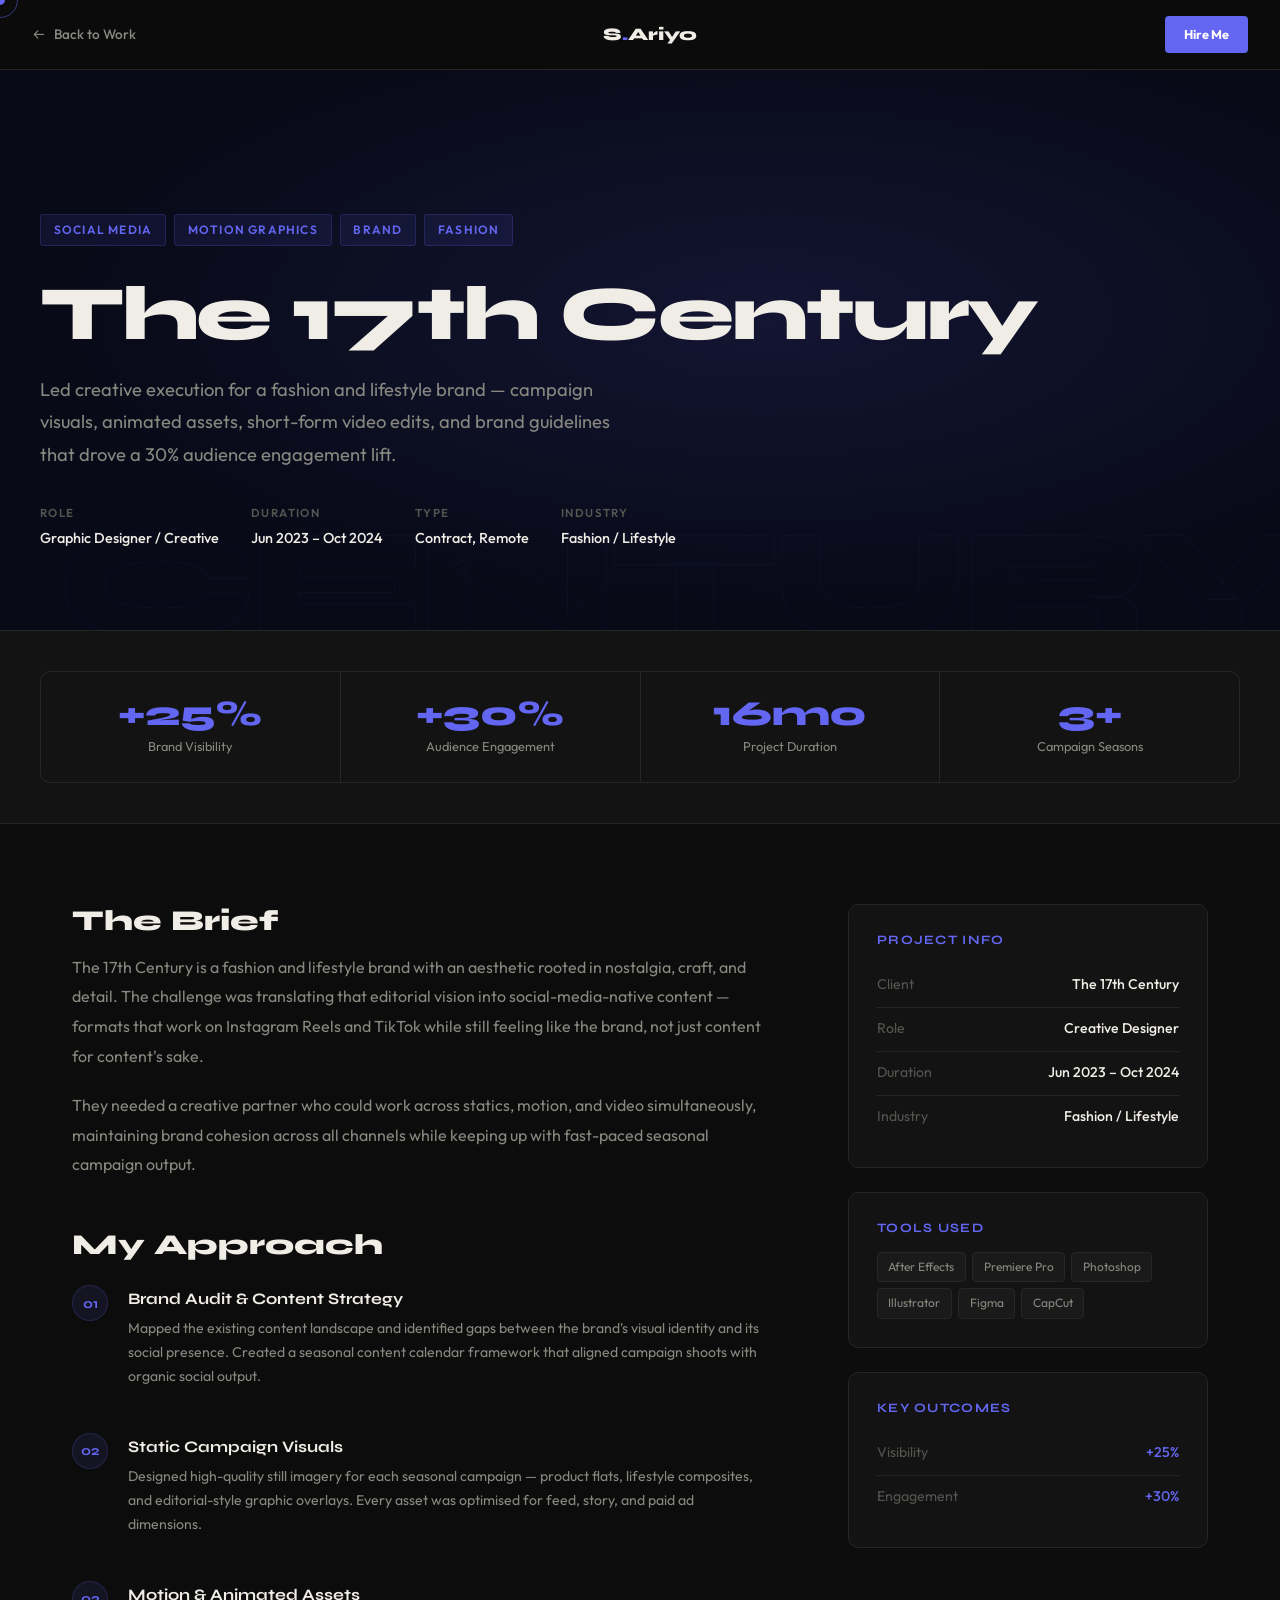
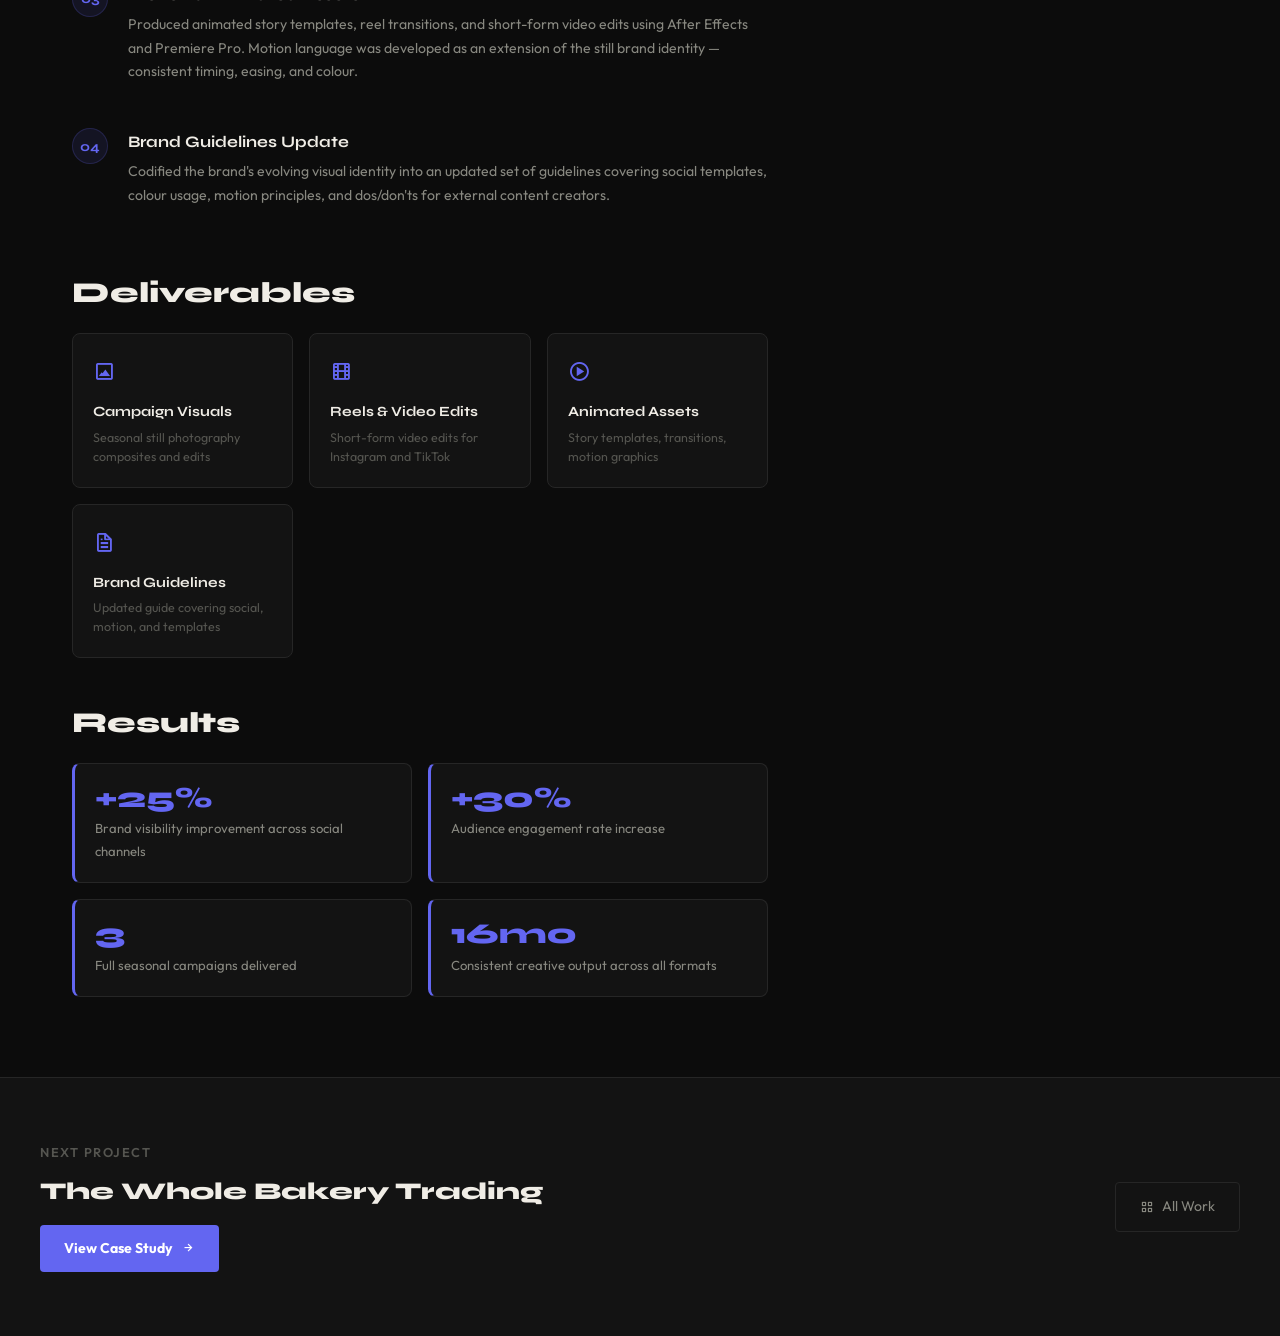
<file: project-17th-century.html>
<!doctype html>
<html lang="en">
  <head>
    <meta charset="UTF-8" />
    <meta name="viewport" content="width=device-width, initial-scale=1.0" />
    <title>The 17th Century — Stephen Ariyo</title>
    <link rel="preconnect" href="https://fonts.googleapis.com" />
    <link rel="preconnect" href="https://fonts.gstatic.com" crossorigin />
    <link
      href="https://fonts.googleapis.com/css2?family=Syne:wght@400;500;600;700;800&family=Outfit:wght@300;400;500;600&display=swap"
      rel="stylesheet"
    />
    <link
      href="https://unpkg.com/boxicons@2.1.4/css/boxicons.min.css"
      rel="stylesheet"
    />
    <style>
      :root {
        --bg: #0c0c0c;
        --bg2: #131313;
        --bg3: #1a1a1a;
        --border: #262626;
        --text: #f0ede6;
        --text2: #888880;
        --text3: #555550;
        --accent: #6366f1;
        --accent2: #818cf8;
      }
      *,
      *::before,
      *::after {
        box-sizing: border-box;
        margin: 0;
        padding: 0;
      }
      html {
        scroll-behavior: smooth;
      }
      body {
        background: var(--bg);
        color: var(--text);
        font-family: "Outfit", sans-serif;
        line-height: 1.7;
        overflow-x: hidden;
        cursor: none;
      }
      .cursor {
        position: fixed;
        width: 10px;
        height: 10px;
        background: var(--accent);
        border-radius: 50%;
        pointer-events: none;
        z-index: 9999;
        transform: translate(-50%, -50%);
      }
      .cursor-ring {
        position: fixed;
        width: 36px;
        height: 36px;
        border: 1.5px solid var(--accent);
        border-radius: 50%;
        pointer-events: none;
        z-index: 9998;
        transform: translate(-50%, -50%);
        opacity: 0.5;
      }
      ::-webkit-scrollbar {
        width: 4px;
      }
      ::-webkit-scrollbar-track {
        background: var(--bg);
      }
      ::-webkit-scrollbar-thumb {
        background: var(--accent);
        border-radius: 2px;
      }
      h1,
      h2,
      h3 {
        font-family: "Syne", sans-serif;
        font-weight: 700;
        line-height: 1.15;
      }
      a {
        text-decoration: none;
        color: inherit;
      }
      .project-nav {
        position: fixed;
        top: 0;
        left: 0;
        right: 0;
        z-index: 1000;
        background: rgba(12, 12, 12, 0.95);
        backdrop-filter: blur(12px);
        border-bottom: 1px solid var(--border);
        height: 70px;
        display: flex;
        align-items: center;
        padding: 0 2rem;
        justify-content: space-between;
      }
      .back-btn {
        display: flex;
        align-items: center;
        gap: 8px;
        color: var(--text2);
        font-size: 0.85rem;
        font-weight: 500;
        transition: color 0.2s;
      }
      .back-btn:hover {
        color: var(--accent);
      }
      .nav-logo {
        font-family: "Syne", sans-serif;
        font-weight: 800;
        font-size: 1.1rem;
      }
      .nav-logo span {
        color: var(--accent);
      }
      .hire-btn {
        background: var(--accent);
        color: #fff;
        font-size: 0.8rem;
        font-weight: 700;
        padding: 0.5rem 1.2rem;
        border-radius: 4px;
        transition: opacity 0.2s;
      }
      .hire-btn:hover {
        opacity: 0.85;
      }
      .project-hero {
        min-height: 70vh;
        display: flex;
        align-items: flex-end;
        padding: 120px 2rem 5rem;
        position: relative;
        overflow: hidden;
      }
      .hero-bg {
        position: absolute;
        inset: 0;
        background: #080a18;
      }
      .hero-bg::before {
        content: "";
        position: absolute;
        inset: 0;
        background: radial-gradient(
          ellipse at 60% 50%,
          rgba(99, 102, 241, 0.12) 0%,
          transparent 65%
        );
      }
      .hero-bg-text {
        position: absolute;
        right: -1rem;
        bottom: -2rem;
        font-family: "Syne", sans-serif;
        font-weight: 800;
        font-size: clamp(5rem, 12vw, 12rem);
        color: transparent;
        -webkit-text-stroke: 1px rgba(99, 102, 241, 0.06);
        pointer-events: none;
        letter-spacing: -0.05em;
        line-height: 1;
        user-select: none;
      }
      .hero-content {
        max-width: 1200px;
        width: 100%;
        margin: 0 auto;
        position: relative;
        z-index: 1;
      }
      .project-tag-row {
        display: flex;
        gap: 0.5rem;
        flex-wrap: wrap;
        margin-bottom: 1.5rem;
      }
      .ptag {
        font-size: 0.75rem;
        font-weight: 600;
        letter-spacing: 0.1em;
        text-transform: uppercase;
        padding: 0.3rem 0.8rem;
        border-radius: 3px;
        background: rgba(99, 102, 241, 0.1);
        color: var(--accent);
        border: 1px solid rgba(99, 102, 241, 0.2);
      }
      .project-hero h1 {
        font-size: clamp(2.5rem, 6vw, 5rem);
        font-weight: 800;
        letter-spacing: -0.03em;
        margin-bottom: 1rem;
      }
      .project-hero .sub {
        color: var(--text2);
        font-size: 1.15rem;
        max-width: 600px;
        line-height: 1.75;
        margin-bottom: 2rem;
      }
      .hero-meta {
        display: flex;
        gap: 2rem;
        flex-wrap: wrap;
      }
      .meta-label {
        font-size: 0.72rem;
        text-transform: uppercase;
        letter-spacing: 0.12em;
        color: var(--text3);
        font-weight: 600;
        margin-bottom: 0.2rem;
      }
      .meta-value {
        font-size: 0.9rem;
        color: var(--text);
        font-weight: 500;
      }
      .stats-bar {
        background: var(--bg2);
        border-top: 1px solid var(--border);
        border-bottom: 1px solid var(--border);
        padding: 2.5rem 2rem;
      }
      .stats-bar-inner {
        max-width: 1200px;
        margin: 0 auto;
        display: grid;
        grid-template-columns: repeat(4, 1fr);
        gap: 1px;
        background: var(--border);
        border: 1px solid var(--border);
        border-radius: 10px;
        overflow: hidden;
      }
      .stat-item {
        background: var(--bg2);
        padding: 1.5rem 2rem;
        text-align: center;
      }
      .stat-item .num {
        font-family: "Syne", sans-serif;
        font-size: 2.2rem;
        font-weight: 800;
        color: var(--accent);
        line-height: 1;
        margin-bottom: 0.3rem;
      }
      .stat-item .lbl {
        font-size: 0.8rem;
        color: var(--text2);
      }
      .project-content {
        max-width: 1200px;
        margin: 0 auto;
        padding: 5rem 2rem;
      }
      .content-grid {
        display: grid;
        grid-template-columns: 1fr 360px;
        gap: 5rem;
        align-items: start;
      }
      .content-main h2 {
        font-size: 1.8rem;
        font-weight: 800;
        margin-bottom: 1rem;
        margin-top: 3rem;
      }
      .content-main h2:first-child {
        margin-top: 0;
      }
      .content-main p {
        color: var(--text2);
        line-height: 1.85;
        margin-bottom: 1.25rem;
      }
      .content-main ul {
        color: var(--text2);
        line-height: 1.85;
        padding-left: 1.5rem;
        margin-bottom: 1.25rem;
      }
      .content-main ul li {
        margin-bottom: 0.5rem;
      }
      .content-main ul li::marker {
        color: var(--accent);
      }
      .content-sidebar {
        position: sticky;
        top: 90px;
      }
      .sidebar-card {
        background: var(--bg2);
        border: 1px solid var(--border);
        border-radius: 10px;
        padding: 1.75rem;
        margin-bottom: 1.5rem;
      }
      .sidebar-card h3 {
        font-size: 0.8rem;
        font-weight: 700;
        text-transform: uppercase;
        letter-spacing: 0.1em;
        color: var(--accent);
        margin-bottom: 1rem;
      }
      .sidebar-item {
        display: flex;
        justify-content: space-between;
        padding: 0.6rem 0;
        border-bottom: 1px solid var(--border);
        font-size: 0.88rem;
      }
      .sidebar-item:last-child {
        border-bottom: none;
      }
      .sidebar-item .k {
        color: var(--text3);
      }
      .sidebar-item .v {
        color: var(--text);
        font-weight: 500;
        text-align: right;
      }
      .tool-list {
        display: flex;
        flex-wrap: wrap;
        gap: 0.4rem;
      }
      .tool-chip {
        background: var(--bg3);
        border: 1px solid var(--border);
        border-radius: 4px;
        padding: 0.25rem 0.65rem;
        font-size: 0.75rem;
        color: var(--text2);
      }
      .deliverables-grid {
        display: grid;
        grid-template-columns: repeat(auto-fill, minmax(200px, 1fr));
        gap: 1rem;
        margin-top: 1.5rem;
      }
      .deliverable-card {
        background: var(--bg2);
        border: 1px solid var(--border);
        border-radius: 8px;
        padding: 1.25rem;
      }
      .deliverable-card .icon {
        font-size: 1.4rem;
        color: var(--accent);
        margin-bottom: 0.5rem;
      }
      .deliverable-card .title {
        font-family: "Syne", sans-serif;
        font-size: 0.88rem;
        font-weight: 700;
        margin-bottom: 0.3rem;
      }
      .deliverable-card .desc {
        font-size: 0.78rem;
        color: var(--text3);
        line-height: 1.5;
      }
      .process-steps {
        display: flex;
        flex-direction: column;
        gap: 1.5rem;
        margin-top: 1.5rem;
      }
      .process-step {
        display: flex;
        gap: 1.25rem;
        align-items: flex-start;
      }
      .step-num {
        width: 36px;
        height: 36px;
        background: rgba(99, 102, 241, 0.1);
        border: 1px solid rgba(99, 102, 241, 0.2);
        border-radius: 50%;
        display: flex;
        align-items: center;
        justify-content: center;
        font-family: "Syne", sans-serif;
        font-size: 0.85rem;
        font-weight: 700;
        color: var(--accent);
        flex-shrink: 0;
      }
      .step-body h4 {
        font-family: "Syne", sans-serif;
        font-size: 1rem;
        font-weight: 700;
        margin-bottom: 0.3rem;
      }
      .step-body p {
        font-size: 0.88rem;
        color: var(--text2);
        line-height: 1.7;
      }
      .results-grid {
        display: grid;
        grid-template-columns: 1fr 1fr;
        gap: 1rem;
        margin-top: 1.5rem;
      }
      .result-card {
        background: var(--bg2);
        border: 1px solid var(--border);
        border-left: 3px solid var(--accent);
        border-radius: 8px;
        padding: 1.25rem;
      }
      .result-card .r-num {
        font-family: "Syne", sans-serif;
        font-size: 1.8rem;
        font-weight: 800;
        color: var(--accent);
        line-height: 1;
      }
      .result-card .r-label {
        font-size: 0.82rem;
        color: var(--text2);
        margin-top: 0.3rem;
      }
      .next-project {
        background: var(--bg2);
        border-top: 1px solid var(--border);
        padding: 4rem 2rem;
      }
      .next-inner {
        max-width: 1200px;
        margin: 0 auto;
        display: flex;
        justify-content: space-between;
        align-items: center;
        gap: 2rem;
        flex-wrap: wrap;
      }
      .next-label {
        font-size: 0.8rem;
        text-transform: uppercase;
        letter-spacing: 0.12em;
        color: var(--text3);
        font-weight: 600;
        margin-bottom: 0.5rem;
      }
      .next-title {
        font-family: "Syne", sans-serif;
        font-size: 1.5rem;
        font-weight: 800;
        margin-bottom: 0.75rem;
      }
      .next-btn {
        display: inline-flex;
        align-items: center;
        gap: 8px;
        background: var(--accent);
        color: #fff;
        font-weight: 700;
        font-size: 0.88rem;
        padding: 0.75rem 1.5rem;
        border-radius: 4px;
        transition: opacity 0.2s;
      }
      .next-btn:hover {
        opacity: 0.85;
      }
      .all-work-btn {
        display: inline-flex;
        align-items: center;
        gap: 8px;
        background: transparent;
        color: var(--text2);
        font-size: 0.88rem;
        padding: 0.75rem 1.5rem;
        border-radius: 4px;
        border: 1px solid var(--border);
        transition: all 0.2s;
      }
      .all-work-btn:hover {
        border-color: var(--text2);
        color: var(--text);
      }
      .fade-up {
        opacity: 0;
        transform: translateY(24px);
        transition:
          opacity 0.6s ease,
          transform 0.6s ease;
      }
      .fade-up.visible {
        opacity: 1;
        transform: none;
      }
      @media (max-width: 900px) {
        .content-grid {
          grid-template-columns: 1fr;
        }
        .content-sidebar {
          position: static;
        }
        .stats-bar-inner {
          grid-template-columns: 1fr 1fr;
        }
        .results-grid {
          grid-template-columns: 1fr;
        }
      }
    </style>
  </head>
  <body>
    <div class="cursor" id="cursor"></div>
    <div class="cursor-ring" id="cursor-ring"></div>
    <nav class="project-nav">
      <a href="index.html#portfolio" class="back-btn"
        ><i class="bx bx-arrow-back"></i> Back to Work</a
      >
      <a href="index.html" class="nav-logo">S<span>.</span>Ariyo</a>
      <a href="index.html#contact" class="hire-btn">Hire Me</a>
    </nav>
    <div class="project-hero">
      <div class="hero-bg"></div>
      <div class="hero-bg-text">CENTURY</div>
      <div class="hero-content">
        <div class="project-tag-row">
          <span class="ptag">Social Media</span
          ><span class="ptag">Motion Graphics</span
          ><span class="ptag">Brand</span><span class="ptag">Fashion</span>
        </div>
        <h1>The 17th Century</h1>
        <p class="sub">
          Led creative execution for a fashion and lifestyle brand — campaign
          visuals, animated assets, short-form video edits, and brand guidelines
          that drove a 30% audience engagement lift.
        </p>
        <div class="hero-meta">
          <div class="meta-item">
            <div class="meta-label">Role</div>
            <div class="meta-value">Graphic Designer / Creative</div>
          </div>
          <div class="meta-item">
            <div class="meta-label">Duration</div>
            <div class="meta-value">Jun 2023 – Oct 2024</div>
          </div>
          <div class="meta-item">
            <div class="meta-label">Type</div>
            <div class="meta-value">Contract, Remote</div>
          </div>
          <div class="meta-item">
            <div class="meta-label">Industry</div>
            <div class="meta-value">Fashion / Lifestyle</div>
          </div>
        </div>
      </div>
    </div>
    <div class="stats-bar">
      <div class="stats-bar-inner">
        <div class="stat-item">
          <div class="num">+25%</div>
          <div class="lbl">Brand Visibility</div>
        </div>
        <div class="stat-item">
          <div class="num">+30%</div>
          <div class="lbl">Audience Engagement</div>
        </div>
        <div class="stat-item">
          <div class="num">16mo</div>
          <div class="lbl">Project Duration</div>
        </div>
        <div class="stat-item">
          <div class="num">3+</div>
          <div class="lbl">Campaign Seasons</div>
        </div>
      </div>
    </div>
    <div class="project-content">
      <div class="content-grid">
        <div class="content-main fade-up">
          <h2>The Brief</h2>
          <p>
            The 17th Century is a fashion and lifestyle brand with an aesthetic
            rooted in nostalgia, craft, and detail. The challenge was
            translating that editorial vision into social-media-native content —
            formats that work on Instagram Reels and TikTok while still feeling
            like the brand, not just content for content's sake.
          </p>
          <p>
            They needed a creative partner who could work across statics,
            motion, and video simultaneously, maintaining brand cohesion across
            all channels while keeping up with fast-paced seasonal campaign
            output.
          </p>
          <h2>My Approach</h2>
          <div class="process-steps">
            <div class="process-step">
              <div class="step-num">01</div>
              <div class="step-body">
                <h4>Brand Audit & Content Strategy</h4>
                <p>
                  Mapped the existing content landscape and identified gaps
                  between the brand's visual identity and its social presence.
                  Created a seasonal content calendar framework that aligned
                  campaign shoots with organic social output.
                </p>
              </div>
            </div>
            <div class="process-step">
              <div class="step-num">02</div>
              <div class="step-body">
                <h4>Static Campaign Visuals</h4>
                <p>
                  Designed high-quality still imagery for each seasonal campaign
                  — product flats, lifestyle composites, and editorial-style
                  graphic overlays. Every asset was optimised for feed, story,
                  and paid ad dimensions.
                </p>
              </div>
            </div>
            <div class="process-step">
              <div class="step-num">03</div>
              <div class="step-body">
                <h4>Motion & Animated Assets</h4>
                <p>
                  Produced animated story templates, reel transitions, and
                  short-form video edits using After Effects and Premiere Pro.
                  Motion language was developed as an extension of the still
                  brand identity — consistent timing, easing, and colour.
                </p>
              </div>
            </div>
            <div class="process-step">
              <div class="step-num">04</div>
              <div class="step-body">
                <h4>Brand Guidelines Update</h4>
                <p>
                  Codified the brand's evolving visual identity into an updated
                  set of guidelines covering social templates, colour usage,
                  motion principles, and dos/don'ts for external content
                  creators.
                </p>
              </div>
            </div>
          </div>
          <h2>Deliverables</h2>
          <div class="deliverables-grid">
            <div class="deliverable-card">
              <div class="icon"><i class="bx bx-image-alt"></i></div>
              <div class="title">Campaign Visuals</div>
              <div class="desc">
                Seasonal still photography composites and edits
              </div>
            </div>
            <div class="deliverable-card">
              <div class="icon"><i class="bx bx-film"></i></div>
              <div class="title">Reels & Video Edits</div>
              <div class="desc">
                Short-form video edits for Instagram and TikTok
              </div>
            </div>
            <div class="deliverable-card">
              <div class="icon"><i class="bx bx-play-circle"></i></div>
              <div class="title">Animated Assets</div>
              <div class="desc">
                Story templates, transitions, motion graphics
              </div>
            </div>
            <div class="deliverable-card">
              <div class="icon"><i class="bx bx-file"></i></div>
              <div class="title">Brand Guidelines</div>
              <div class="desc">
                Updated guide covering social, motion, and templates
              </div>
            </div>
          </div>
          <h2>Results</h2>
          <div class="results-grid">
            <div class="result-card">
              <div class="r-num">+25%</div>
              <div class="r-label">
                Brand visibility improvement across social channels
              </div>
            </div>
            <div class="result-card">
              <div class="r-num">+30%</div>
              <div class="r-label">Audience engagement rate increase</div>
            </div>
            <div class="result-card">
              <div class="r-num">3</div>
              <div class="r-label">Full seasonal campaigns delivered</div>
            </div>
            <div class="result-card">
              <div class="r-num">16mo</div>
              <div class="r-label">
                Consistent creative output across all formats
              </div>
            </div>
          </div>
        </div>
        <div class="content-sidebar">
          <div class="sidebar-card">
            <h3>Project Info</h3>
            <div class="sidebar-item">
              <span class="k">Client</span
              ><span class="v">The 17th Century</span>
            </div>
            <div class="sidebar-item">
              <span class="k">Role</span
              ><span class="v">Creative Designer</span>
            </div>
            <div class="sidebar-item">
              <span class="k">Duration</span
              ><span class="v">Jun 2023 – Oct 2024</span>
            </div>
            <div class="sidebar-item">
              <span class="k">Industry</span
              ><span class="v">Fashion / Lifestyle</span>
            </div>
          </div>
          <div class="sidebar-card">
            <h3>Tools Used</h3>
            <div class="tool-list">
              <span class="tool-chip">After Effects</span
              ><span class="tool-chip">Premiere Pro</span
              ><span class="tool-chip">Photoshop</span
              ><span class="tool-chip">Illustrator</span
              ><span class="tool-chip">Figma</span
              ><span class="tool-chip">CapCut</span>
            </div>
          </div>
          <div class="sidebar-card">
            <h3>Key Outcomes</h3>
            <div class="sidebar-item">
              <span class="k">Visibility</span
              ><span class="v" style="color: var(--accent)">+25%</span>
            </div>
            <div class="sidebar-item">
              <span class="k">Engagement</span
              ><span class="v" style="color: var(--accent)">+30%</span>
            </div>
          </div>
        </div>
      </div>
    </div>
    <div class="next-project">
      <div class="next-inner">
        <div>
          <div class="next-label">Next Project</div>
          <div class="next-title">The Whole Bakery Trading</div>
          <a href="project-whole-bakery.html" class="next-btn"
            >View Case Study <i class="bx bx-right-arrow-alt"></i
          ></a>
        </div>
        <a href="index.html#portfolio" class="all-work-btn"
          ><i class="bx bx-grid-alt"></i> All Work</a
        >
      </div>
    </div>
    <script>
      const cursor = document.getElementById("cursor"),
        ring = document.getElementById("cursor-ring");
      let mx = 0,
        my = 0,
        rx = 0,
        ry = 0;
      document.addEventListener("mousemove", (e) => {
        mx = e.clientX;
        my = e.clientY;
        cursor.style.left = mx + "px";
        cursor.style.top = my + "px";
      });
      (function a() {
        rx += (mx - rx) * 0.12;
        ry += (my - ry) * 0.12;
        ring.style.left = rx + "px";
        ring.style.top = ry + "px";
        requestAnimationFrame(a);
      })();
      const obs = new IntersectionObserver(
        (entries) =>
          entries.forEach((e) => {
            if (e.isIntersecting) e.target.classList.add("visible");
          }),
        { threshold: 0.1 },
      );
      document.querySelectorAll(".fade-up").forEach((el) => obs.observe(el));
    </script>
  </body>
</html>
</file>
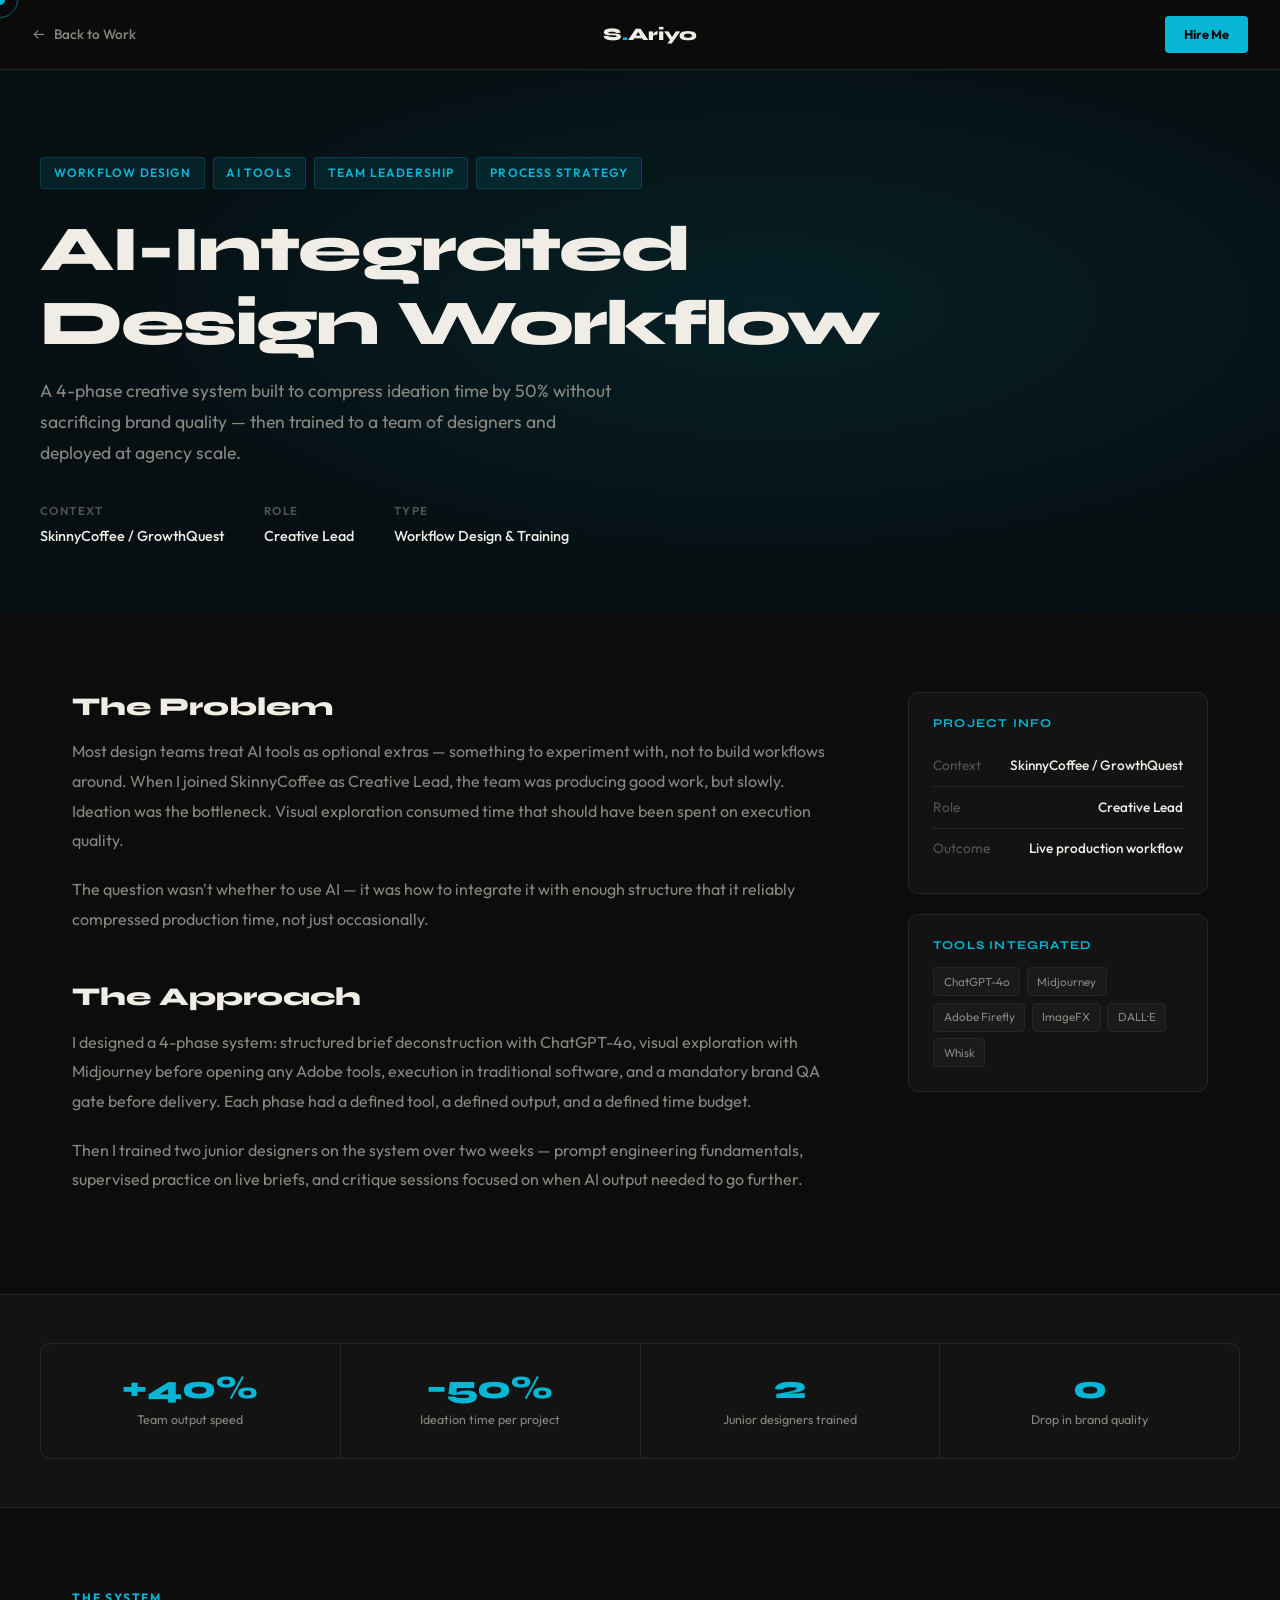
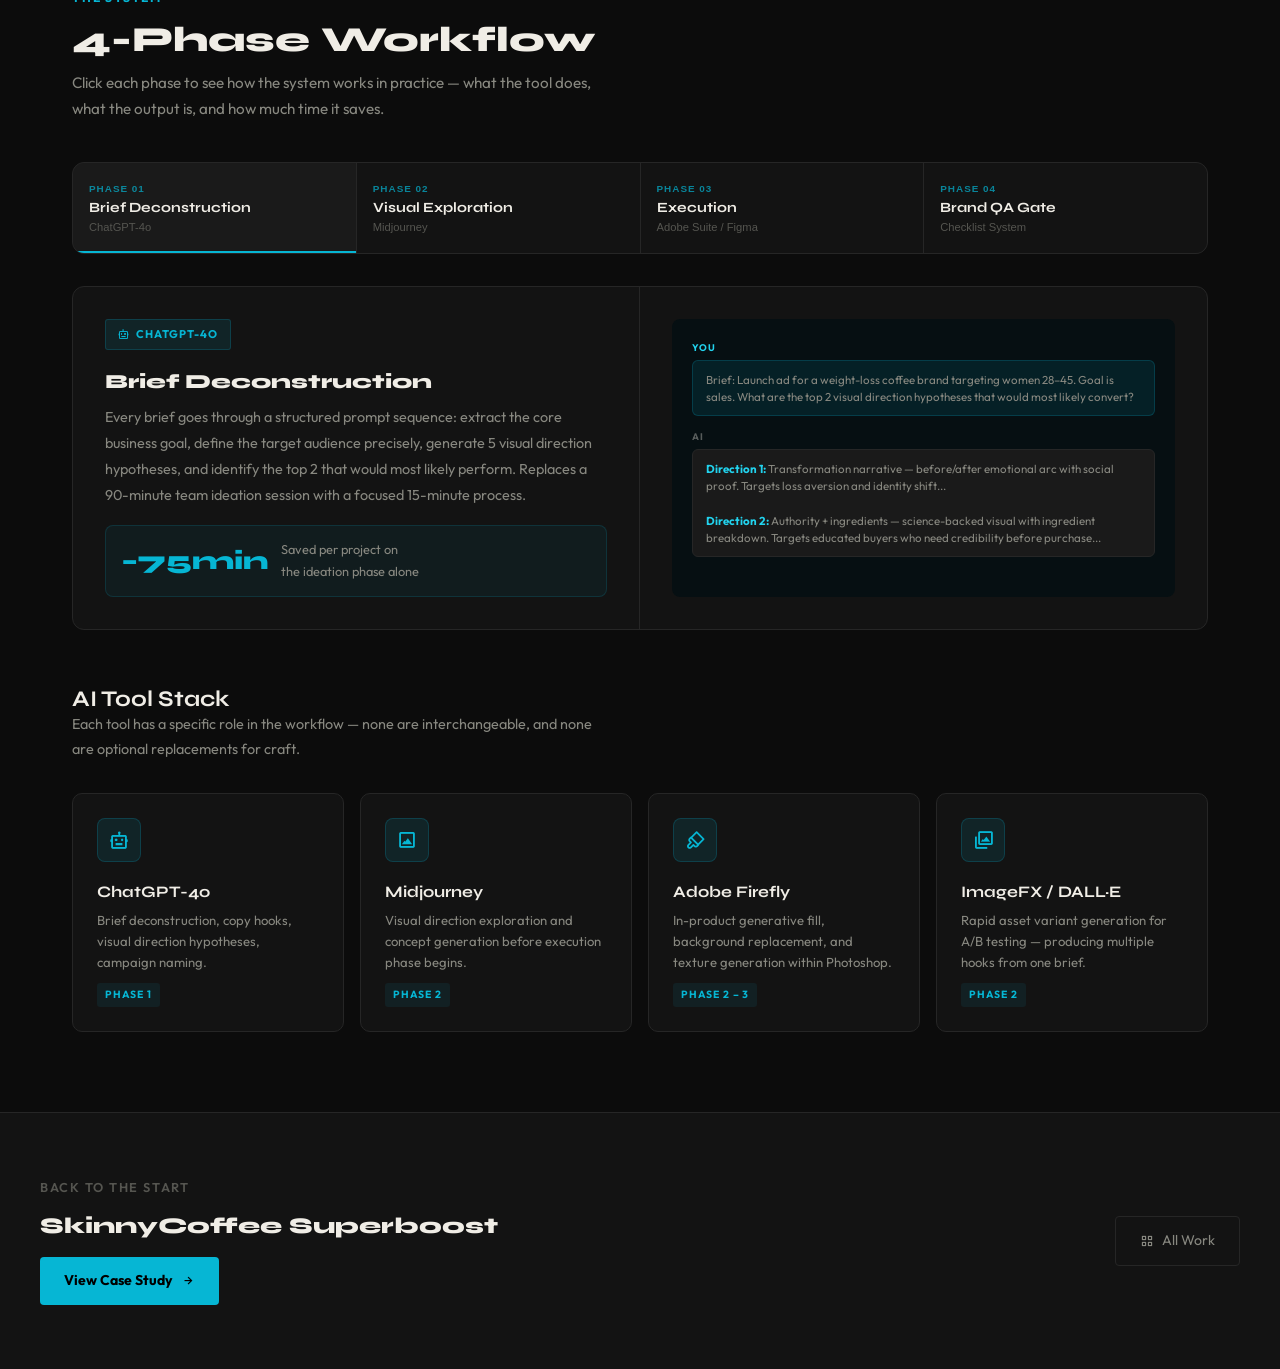
<file: project-ai-workflow.html>
<!doctype html>
<html lang="en">
<head>
<meta charset="UTF-8"/><meta name="viewport" content="width=device-width, initial-scale=1.0"/>
<title>AI-Integrated Design Workflow — Stephen Ariyo</title>
<link rel="preconnect" href="https://fonts.googleapis.com"/><link rel="preconnect" href="https://fonts.gstatic.com" crossorigin/>
<link href="https://fonts.googleapis.com/css2?family=Syne:wght@400;500;600;700;800&family=Outfit:wght@300;400;500;600&display=swap" rel="stylesheet"/>
<link href="https://unpkg.com/boxicons@2.1.4/css/boxicons.min.css" rel="stylesheet"/>
<style>
:root{--bg:#0c0c0c;--bg2:#131313;--bg3:#1a1a1a;--border:#262626;--text:#f0ede6;--text2:#888880;--text3:#555550;--accent:#06b6d4;--accent2:#22d3ee;}
*,*::before,*::after{box-sizing:border-box;margin:0;padding:0;}
html{scroll-behavior:smooth;}
body{background:var(--bg);color:var(--text);font-family:'Outfit',sans-serif;line-height:1.7;overflow-x:hidden;cursor:none;}
.cursor{position:fixed;width:10px;height:10px;background:var(--accent);border-radius:50%;pointer-events:none;z-index:9999;transform:translate(-50%,-50%);transition:width .2s,height .2s;}
.cursor-ring{position:fixed;width:36px;height:36px;border:1.5px solid var(--accent);border-radius:50%;pointer-events:none;z-index:9998;transform:translate(-50%,-50%);opacity:.5;}
::-webkit-scrollbar{width:4px;}::-webkit-scrollbar-track{background:var(--bg);}::-webkit-scrollbar-thumb{background:var(--accent);border-radius:2px;}
h1,h2,h3,h4{font-family:'Syne',sans-serif;font-weight:700;line-height:1.15;}a{text-decoration:none;color:inherit;}
.project-nav{position:fixed;top:0;left:0;right:0;z-index:1000;background:rgba(12,12,12,.95);backdrop-filter:blur(12px);border-bottom:1px solid var(--border);height:70px;display:flex;align-items:center;padding:0 2rem;justify-content:space-between;}
.back-btn{display:flex;align-items:center;gap:8px;color:var(--text2);font-size:.85rem;font-weight:500;transition:color .2s;}.back-btn:hover{color:var(--accent);}
.nav-logo{font-family:'Syne',sans-serif;font-weight:800;font-size:1.1rem;}.nav-logo span{color:var(--accent);}
.hire-btn{background:var(--accent);color:#000;font-size:.8rem;font-weight:700;padding:.5rem 1.2rem;border-radius:4px;transition:opacity .2s;}.hire-btn:hover{opacity:.85;}
.project-hero{min-height:68vh;display:flex;align-items:flex-end;padding:120px 2rem 4rem;position:relative;overflow:hidden;}
.hero-bg{position:absolute;inset:0;background:#060f12;}
.hero-bg::before{content:'';position:absolute;inset:0;background:radial-gradient(ellipse at 60% 50%,rgba(6,182,212,.1) 0%,transparent 65%);}
.hero-bg-text{position:absolute;right:-1rem;bottom:-2rem;font-family:'Syne',sans-serif;font-weight:800;font-size:clamp(5rem,12vw,12rem);color:transparent;-webkit-text-stroke:1px rgba(6,182,212,.05);pointer-events:none;letter-spacing:-.05em;line-height:1;user-select:none;}
.hero-content{max-width:1200px;width:100%;margin:0 auto;position:relative;z-index:1;}
.project-tag-row{display:flex;gap:.5rem;flex-wrap:wrap;margin-bottom:1.5rem;}
.ptag{font-size:.75rem;font-weight:600;letter-spacing:.1em;text-transform:uppercase;padding:.3rem .8rem;border-radius:3px;background:rgba(6,182,212,.1);color:var(--accent);border:1px solid rgba(6,182,212,.2);}
.project-hero h1{font-size:clamp(2rem,5vw,4.5rem);font-weight:800;letter-spacing:-.03em;margin-bottom:1rem;}
.project-hero .sub{color:var(--text2);font-size:1.1rem;max-width:580px;line-height:1.75;margin-bottom:2rem;}
.hero-meta{display:flex;gap:2.5rem;flex-wrap:wrap;}
.meta-label{font-size:.72rem;text-transform:uppercase;letter-spacing:.12em;color:var(--text3);font-weight:600;margin-bottom:.2rem;}.meta-value{font-size:.9rem;color:var(--text);font-weight:500;}
.project-content{max-width:1200px;margin:0 auto;padding:5rem 2rem;}
.content-grid{display:grid;grid-template-columns:1fr 300px;gap:4rem;align-items:start;}
.content-main h2{font-size:1.6rem;font-weight:800;margin-bottom:1rem;margin-top:3rem;}.content-main h2:first-child{margin-top:0;}
.content-main p{color:var(--text2);line-height:1.85;margin-bottom:1.2rem;}
.content-sidebar{position:sticky;top:90px;}
.sidebar-card{background:var(--bg2);border:1px solid var(--border);border-radius:10px;padding:1.5rem;margin-bottom:1.25rem;}
.sidebar-card h3{font-size:.75rem;font-weight:700;text-transform:uppercase;letter-spacing:.1em;color:var(--accent);margin-bottom:.9rem;}
.sidebar-item{display:flex;justify-content:space-between;padding:.55rem 0;border-bottom:1px solid var(--border);font-size:.85rem;}.sidebar-item:last-child{border-bottom:none;}
.sidebar-item .k{color:var(--text3);}.sidebar-item .v{color:var(--text);font-weight:500;text-align:right;}
.tool-list{display:flex;flex-wrap:wrap;gap:.4rem;}.tool-chip{background:var(--bg3);border:1px solid var(--border);border-radius:4px;padding:.22rem .6rem;font-size:.73rem;color:var(--text2);}
.results-strip{background:var(--bg2);border-top:1px solid var(--border);border-bottom:1px solid var(--border);padding:3rem 2rem;}
.results-inner{max-width:1200px;margin:0 auto;display:grid;grid-template-columns:repeat(4,1fr);gap:1px;background:var(--border);border:1px solid var(--border);border-radius:10px;overflow:hidden;}
.rs-item{background:var(--bg2);padding:1.75rem;text-align:center;}.rs-num{font-family:'Syne',sans-serif;font-size:2rem;font-weight:800;color:var(--accent);line-height:1;margin-bottom:.3rem;}.rs-label{font-size:.78rem;color:var(--text2);}

/* ── INTERACTIVE WORKFLOW ── */
.workflow-section{max-width:1200px;margin:0 auto;padding:5rem 2rem;}
.section-label{font-size:.75rem;font-weight:700;letter-spacing:.15em;text-transform:uppercase;color:var(--accent);margin-bottom:.75rem;display:block;}
.section-title{font-size:clamp(1.6rem,3vw,2.2rem);font-weight:800;margin-bottom:.6rem;}
.section-sub{color:var(--text2);font-size:.95rem;max-width:540px;margin-bottom:2.5rem;}

/* PHASE STEPS */
.phase-nav{display:grid;grid-template-columns:repeat(4,1fr);gap:1px;background:var(--border);border:1px solid var(--border);border-radius:12px;overflow:hidden;margin-bottom:2rem;}
.phase-btn{background:var(--bg2);padding:1.25rem 1rem;cursor:pointer;transition:background .2s;border:none;text-align:left;position:relative;}
.phase-btn::after{content:'';position:absolute;bottom:0;left:0;right:0;height:2px;background:transparent;transition:background .25s;}
.phase-btn:hover{background:var(--bg3);}
.phase-btn.active{background:var(--bg3);}
.phase-btn.active::after{background:var(--accent);}
.pb-num{font-size:.62rem;font-weight:700;letter-spacing:.1em;text-transform:uppercase;color:var(--accent);margin-bottom:.4rem;opacity:.7;}
.pb-title{font-family:'Syne',sans-serif;font-size:.88rem;font-weight:700;color:var(--text);line-height:1.2;}
.pb-tool{font-size:.7rem;color:var(--text3);margin-top:.25rem;}

/* PHASE PANEL */
.phase-panel{display:none;background:var(--bg2);border:1px solid var(--border);border-radius:12px;overflow:hidden;}
.phase-panel.active{display:grid;grid-template-columns:1fr 1fr;min-height:320px;}
.pp-left{padding:2rem;border-right:1px solid var(--border);}
.pp-badge{display:inline-flex;align-items:center;gap:6px;background:rgba(6,182,212,.1);border:1px solid rgba(6,182,212,.2);color:var(--accent);font-size:.7rem;font-weight:700;letter-spacing:.08em;text-transform:uppercase;padding:.3rem .75rem;border-radius:3px;margin-bottom:1.25rem;}
.pp-left h3{font-size:1.25rem;font-weight:800;margin-bottom:.75rem;}
.pp-left p{font-size:.9rem;color:var(--text2);line-height:1.8;margin-bottom:1rem;}
.pp-time-save{display:flex;align-items:center;gap:.75rem;background:rgba(6,182,212,.06);border:1px solid rgba(6,182,212,.15);border-radius:8px;padding:.85rem 1rem;}
.pts-num{font-family:'Syne',sans-serif;font-size:1.6rem;font-weight:800;color:var(--accent);line-height:1;}
.pts-label{font-size:.8rem;color:var(--text2);}
.pp-right{padding:2rem;display:flex;flex-direction:column;justify-content:center;}
.pp-visual{border-radius:8px;overflow:hidden;height:100%;min-height:200px;display:flex;flex-direction:column;}

/* PHASE VISUALS */
/* Phase 1 — ChatGPT Brief */
.phase1-vis{background:#060f12;padding:1.25rem;flex:1;display:flex;flex-direction:column;gap:.75rem;font-family:'Outfit',monospace;}
.chat-msg{display:flex;flex-direction:column;gap:.3rem;}
.chat-role{font-size:.6rem;font-weight:700;letter-spacing:.1em;text-transform:uppercase;}
.chat-role.user{color:var(--accent2);}
.chat-role.ai{color:rgba(240,237,230,.35);}
.chat-bubble{padding:.6rem .8rem;border-radius:6px;font-size:.72rem;line-height:1.5;}
.chat-bubble.user{background:rgba(6,182,212,.1);border:1px solid rgba(6,182,212,.2);color:var(--text2);}
.chat-bubble.ai{background:var(--bg3);border:1px solid var(--border);color:var(--text2);}
.chat-typing{display:flex;align-items:center;gap:4px;padding:.5rem .8rem;}.typing-dot{width:5px;height:5px;background:rgba(6,182,212,.5);border-radius:50%;animation:tdot .8s ease-in-out infinite;}.typing-dot:nth-child(2){animation-delay:.15s;}.typing-dot:nth-child(3){animation-delay:.3s;}
@keyframes tdot{0%,80%,100%{transform:scale(.8);opacity:.4;}40%{transform:scale(1);opacity:1;}}

/* Phase 2 — Midjourney */
.phase2-vis{background:#0a0a0c;padding:1.1rem;flex:1;display:grid;grid-template-columns:1fr 1fr;gap:.5rem;}
.mj-concept{border-radius:6px;display:flex;align-items:center;justify-content:center;font-family:'Syne',sans-serif;font-size:.55rem;font-weight:700;letter-spacing:.04em;color:rgba(255,255,255,.25);text-align:center;line-height:1.3;position:relative;overflow:hidden;}
.mj-c1{background:linear-gradient(145deg,#0f1a1a,#0c1212);height:90px;}
.mj-c2{background:linear-gradient(145deg,#180c08,#120809);height:90px;}
.mj-c3{background:linear-gradient(145deg,#0c0c18,#0a0a12);height:90px;}
.mj-c4{background:linear-gradient(145deg,#0f180f,#0a120a);height:90px;}
.mj-label{position:absolute;bottom:5px;left:5px;background:rgba(0,0,0,.7);color:rgba(6,182,212,.8);font-size:.48rem;padding:.15rem .35rem;border-radius:2px;letter-spacing:.06em;}
.mj-selected{position:absolute;top:5px;right:5px;width:16px;height:16px;background:var(--accent);border-radius:50%;display:flex;align-items:center;justify-content:center;font-size:.55rem;color:#000;font-weight:800;}

/* Phase 3 — Adobe Execution */
.phase3-vis{background:#0c0c0c;padding:1.1rem;flex:1;display:flex;flex-direction:column;gap:.5rem;}
.ae-toolbar{background:#1a1a1a;border:1px solid #2a2a2a;border-radius:4px;padding:.4rem .6rem;display:flex;gap:.4rem;align-items:center;}
.ae-tool{width:18px;height:18px;background:#2a2a2a;border-radius:2px;display:flex;align-items:center;justify-content:center;font-size:.55rem;color:#888;}
.ae-tool.active{background:rgba(6,182,212,.2);color:var(--accent);}
.ae-canvas{flex:1;background:#111;border:1px solid #1e1e1e;border-radius:4px;display:flex;align-items:center;justify-content:center;position:relative;overflow:hidden;min-height:130px;}
.ae-canvas-content{font-family:'Syne',sans-serif;font-weight:800;font-size:1.4rem;color:#f0ede6;letter-spacing:.08em;text-align:center;line-height:1.2;}
.ae-canvas-sub{font-size:.55rem;letter-spacing:.15em;text-transform:uppercase;color:rgba(240,237,230,.3);margin-top:.2rem;}
.ae-canvas-accent{color:var(--accent);}

/* Phase 4 — QA Gate */
.phase4-vis{background:#0c0c0c;padding:1.1rem;flex:1;display:flex;flex-direction:column;gap:.5rem;}
.qa-header{font-size:.65rem;font-weight:700;letter-spacing:.1em;text-transform:uppercase;color:var(--text3);margin-bottom:.3rem;}
.qa-item{display:flex;align-items:center;gap:.6rem;padding:.5rem .75rem;background:var(--bg2);border:1px solid var(--border);border-radius:6px;font-size:.75rem;}
.qa-check{width:18px;height:18px;border-radius:50%;display:flex;align-items:center;justify-content:center;font-size:.6rem;flex-shrink:0;}
.qa-pass{background:rgba(34,197,94,.15);border:1px solid rgba(34,197,94,.3);color:#22c55e;}
.qa-warn{background:rgba(251,191,36,.15);border:1px solid rgba(251,191,36,.3);color:#fbbf24;}
.qa-label{color:var(--text2);flex:1;}
.qa-status{font-size:.65rem;font-weight:600;}
.qa-status.pass{color:#22c55e;}.qa-status.warn{color:#fbbf24;}

/* TOOL GRID */
.tool-grid{display:grid;grid-template-columns:repeat(auto-fill,minmax(240px,1fr));gap:1rem;margin-top:2rem;}
.tool-card{background:var(--bg2);border:1px solid var(--border);border-radius:10px;padding:1.5rem;transition:border-color .2s;}.tool-card:hover{border-color:rgba(6,182,212,.3);}
.tc-icon{width:44px;height:44px;background:rgba(6,182,212,.1);border:1px solid rgba(6,182,212,.2);border-radius:8px;display:flex;align-items:center;justify-content:center;font-size:1.3rem;color:var(--accent);margin-bottom:1rem;}
.tc-name{font-family:'Syne',sans-serif;font-size:1rem;font-weight:700;margin-bottom:.3rem;}
.tc-use{font-size:.82rem;color:var(--text2);line-height:1.6;}
.tc-phase{display:inline-block;margin-top:.65rem;font-size:.65rem;font-weight:700;letter-spacing:.08em;text-transform:uppercase;color:var(--accent);background:rgba(6,182,212,.08);padding:.18rem .5rem;border-radius:3px;}

/* NEXT */
.next-project{background:var(--bg2);border-top:1px solid var(--border);padding:4rem 2rem;}
.next-inner{max-width:1200px;margin:0 auto;display:flex;justify-content:space-between;align-items:center;gap:2rem;flex-wrap:wrap;}
.next-label{font-size:.8rem;text-transform:uppercase;letter-spacing:.12em;color:var(--text3);font-weight:600;margin-bottom:.5rem;}
.next-title{font-family:'Syne',sans-serif;font-size:1.4rem;font-weight:800;margin-bottom:.75rem;}
.next-btn{display:inline-flex;align-items:center;gap:8px;background:var(--accent);color:#000;font-weight:700;font-size:.88rem;padding:.75rem 1.5rem;border-radius:4px;transition:opacity .2s;}.next-btn:hover{opacity:.85;}
.all-work-btn{display:inline-flex;align-items:center;gap:8px;color:var(--text2);font-size:.88rem;padding:.75rem 1.5rem;border-radius:4px;border:1px solid var(--border);transition:all .2s;}.all-work-btn:hover{border-color:var(--text2);color:var(--text);}
.fade-up{opacity:0;transform:translateY(24px);transition:opacity .6s ease,transform .6s ease;}.fade-up.visible{opacity:1;transform:none;}
@media(max-width:900px){.content-grid{grid-template-columns:1fr;}.content-sidebar{position:static;}.results-inner{grid-template-columns:1fr 1fr;}.phase-panel{grid-template-columns:1fr;}.pp-left{border-right:none;border-bottom:1px solid var(--border);}.phase-nav{grid-template-columns:1fr 1fr;}}
@media(max-width:600px){.results-inner{grid-template-columns:1fr 1fr;}.phase-nav{grid-template-columns:1fr 1fr;}.next-inner{flex-direction:column;align-items:flex-start;}}
</style>
</head>
<body>
<div class="cursor" id="cursor"></div>
<div class="cursor-ring" id="cursor-ring"></div>
<nav class="project-nav">
  <a href="index.html#portfolio" class="back-btn"><i class="bx bx-arrow-back"></i> Back to Work</a>
  <a href="index.html" class="nav-logo">S<span>.</span>Ariyo</a>
  <a href="index.html#contact" class="hire-btn">Hire Me</a>
</nav>
<div class="project-hero">
  <div class="hero-bg"></div>
  <div class="hero-bg-text">AI</div>
  <div class="hero-content">
    <div class="project-tag-row"><span class="ptag">Workflow Design</span><span class="ptag">AI Tools</span><span class="ptag">Team Leadership</span><span class="ptag">Process Strategy</span></div>
    <h1>AI-Integrated<br/>Design Workflow</h1>
    <p class="sub">A 4-phase creative system built to compress ideation time by 50% without sacrificing brand quality — then trained to a team of designers and deployed at agency scale.</p>
    <div class="hero-meta">
      <div><div class="meta-label">Context</div><div class="meta-value">SkinnyCoffee / GrowthQuest</div></div>
      <div><div class="meta-label">Role</div><div class="meta-value">Creative Lead</div></div>
      <div><div class="meta-label">Type</div><div class="meta-value">Workflow Design & Training</div></div>
    </div>
  </div>
</div>

<div class="project-content">
  <div class="content-grid">
    <div class="content-main fade-up">
      <h2>The Problem</h2>
      <p>Most design teams treat AI tools as optional extras — something to experiment with, not to build workflows around. When I joined SkinnyCoffee as Creative Lead, the team was producing good work, but slowly. Ideation was the bottleneck. Visual exploration consumed time that should have been spent on execution quality.</p>
      <p>The question wasn't whether to use AI — it was how to integrate it with enough structure that it reliably compressed production time, not just occasionally.</p>
      <h2>The Approach</h2>
      <p>I designed a 4-phase system: structured brief deconstruction with ChatGPT-4o, visual exploration with Midjourney before opening any Adobe tools, execution in traditional software, and a mandatory brand QA gate before delivery. Each phase had a defined tool, a defined output, and a defined time budget.</p>
      <p>Then I trained two junior designers on the system over two weeks — prompt engineering fundamentals, supervised practice on live briefs, and critique sessions focused on when AI output needed to go further.</p>
    </div>
    <div class="content-sidebar">
      <div class="sidebar-card">
        <h3>Project Info</h3>
        <div class="sidebar-item"><span class="k">Context</span><span class="v">SkinnyCoffee / GrowthQuest</span></div>
        <div class="sidebar-item"><span class="k">Role</span><span class="v">Creative Lead</span></div>
        <div class="sidebar-item"><span class="k">Outcome</span><span class="v">Live production workflow</span></div>
      </div>
      <div class="sidebar-card">
        <h3>Tools Integrated</h3>
        <div class="tool-list"><span class="tool-chip">ChatGPT-4o</span><span class="tool-chip">Midjourney</span><span class="tool-chip">Adobe Firefly</span><span class="tool-chip">ImageFX</span><span class="tool-chip">DALL·E</span><span class="tool-chip">Whisk</span></div>
      </div>
    </div>
  </div>
</div>

<div class="results-strip">
  <div class="results-inner">
    <div class="rs-item"><div class="rs-num">+40%</div><div class="rs-label">Team output speed</div></div>
    <div class="rs-item"><div class="rs-num">−50%</div><div class="rs-label">Ideation time per project</div></div>
    <div class="rs-item"><div class="rs-num">2</div><div class="rs-label">Junior designers trained</div></div>
    <div class="rs-item"><div class="rs-num">0</div><div class="rs-label">Drop in brand quality</div></div>
  </div>
</div>

<!-- INTERACTIVE WORKFLOW -->
<div class="workflow-section fade-up">
  <span class="section-label">The System</span>
  <h2 class="section-title">4-Phase Workflow</h2>
  <p class="section-sub">Click each phase to see how the system works in practice — what the tool does, what the output is, and how much time it saves.</p>

  <div class="phase-nav">
    <button class="phase-btn active" data-phase="1">
      <div class="pb-num">Phase 01</div>
      <div class="pb-title">Brief Deconstruction</div>
      <div class="pb-tool">ChatGPT-4o</div>
    </button>
    <button class="phase-btn" data-phase="2">
      <div class="pb-num">Phase 02</div>
      <div class="pb-title">Visual Exploration</div>
      <div class="pb-tool">Midjourney</div>
    </button>
    <button class="phase-btn" data-phase="3">
      <div class="pb-num">Phase 03</div>
      <div class="pb-title">Execution</div>
      <div class="pb-tool">Adobe Suite / Figma</div>
    </button>
    <button class="phase-btn" data-phase="4">
      <div class="pb-num">Phase 04</div>
      <div class="pb-title">Brand QA Gate</div>
      <div class="pb-tool">Checklist System</div>
    </button>
  </div>

  <!-- PANEL 1 -->
  <div class="phase-panel active" id="ph-1">
    <div class="pp-left">
      <div class="pp-badge"><i class="bx bx-bot"></i> ChatGPT-4o</div>
      <h3>Brief Deconstruction</h3>
      <p>Every brief goes through a structured prompt sequence: extract the core business goal, define the target audience precisely, generate 5 visual direction hypotheses, and identify the top 2 that would most likely perform. Replaces a 90-minute team ideation session with a focused 15-minute process.</p>
      <div class="pp-time-save">
        <div class="pts-num">−75min</div>
        <div class="pts-label">Saved per project on<br/>the ideation phase alone</div>
      </div>
    </div>
    <div class="pp-right">
      <div class="pp-visual">
        <div class="phase1-vis">
          <div class="chat-msg"><div class="chat-role user">You</div><div class="chat-bubble user">Brief: Launch ad for a weight-loss coffee brand targeting women 28–45. Goal is sales. What are the top 2 visual direction hypotheses that would most likely convert?</div></div>
          <div class="chat-msg"><div class="chat-role ai">AI</div><div class="chat-bubble ai"><strong style="color:var(--accent2);">Direction 1:</strong> Transformation narrative — before/after emotional arc with social proof. Targets loss aversion and identity shift...<br/><br/><strong style="color:var(--accent2);">Direction 2:</strong> Authority + ingredients — science-backed visual with ingredient breakdown. Targets educated buyers who need credibility before purchase...</div></div>
        </div>
      </div>
    </div>
  </div>

  <!-- PANEL 2 -->
  <div class="phase-panel" id="ph-2">
    <div class="pp-left">
      <div class="pp-badge"><i class="bx bx-image"></i> Midjourney</div>
      <h3>Visual Exploration</h3>
      <p>The 2 chosen directions from Phase 1 become Midjourney prompts. Generate 8–12 visual concepts before opening Illustrator or Photoshop. This gives the team and client a concrete visual reference early — reducing revision loops significantly. AI concepts are never final deliverables, only starting points.</p>
      <div class="pp-time-save">
        <div class="pts-num">8–12</div>
        <div class="pts-label">Visual concepts generated<br/>before opening any Adobe tool</div>
      </div>
    </div>
    <div class="pp-right">
      <div class="pp-visual">
        <div class="phase2-vis">
          <div class="mj-concept mj-c1">Direction 1<br/>Variant A<div class="mj-label">MJ v6</div><div class="mj-selected">✓</div></div>
          <div class="mj-concept mj-c2">Direction 1<br/>Variant B<div class="mj-label">MJ v6</div></div>
          <div class="mj-concept mj-c3">Direction 2<br/>Variant A<div class="mj-label">MJ v6</div></div>
          <div class="mj-concept mj-c4">Direction 2<br/>Variant B<div class="mj-label">MJ v6</div></div>
        </div>
      </div>
    </div>
  </div>

  <!-- PANEL 3 -->
  <div class="phase-panel" id="ph-3">
    <div class="pp-left">
      <div class="pp-badge"><i class="bx bx-brush"></i> Adobe Suite / Figma</div>
      <h3>Execution</h3>
      <p>With a direction locked, execution happens in the traditional tools — Illustrator, Photoshop, Figma. The AI concept is a reference point, not a final. The designer's craft is in the execution, the refinement, the typography, and the on-brand adaptation that AI can't do. This phase focuses creative energy where it matters most.</p>
      <div class="pp-time-save">
        <div class="pts-num">100%</div>
        <div class="pts-label">Final delivery done in<br/>traditional design tools</div>
      </div>
    </div>
    <div class="pp-right">
      <div class="pp-visual">
        <div class="phase3-vis">
          <div class="ae-toolbar">
            <div class="ae-tool active"><i class="bx bx-move"></i></div>
            <div class="ae-tool"><i class="bx bx-text"></i></div>
            <div class="ae-tool"><i class="bx bx-shape-square"></i></div>
            <div class="ae-tool"><i class="bx bx-palette"></i></div>
            <div style="margin-left:auto;font-size:.6rem;color:var(--accent);font-weight:600;">Illustrator · Ad_v3_Final.ai</div>
          </div>
          <div class="ae-canvas">
            <div style="text-align:center;">
              <div class="ae-canvas-content">SKINNY<br/><span class="ae-canvas-accent">COFFEE</span></div>
              <div class="ae-canvas-sub">Ad Creative · Final Export</div>
            </div>
          </div>
        </div>
      </div>
    </div>
  </div>

  <!-- PANEL 4 -->
  <div class="phase-panel" id="ph-4">
    <div class="pp-left">
      <div class="pp-badge"><i class="bx bx-check-shield"></i> Brand QA Gate</div>
      <h3>Brand QA Gate</h3>
      <p>Every asset passes through a mandatory brand QA checklist before delivery. AI tools can drift off-brand subtly — wrong font weight, slightly off-palette colour, inconsistent tone. The QA gate catches that before it reaches the client. Non-negotiable when AI is in the workflow.</p>
      <div class="pp-time-save">
        <div class="pts-num">0</div>
        <div class="pts-label">Drop in brand quality scores<br/>after AI workflow integration</div>
      </div>
    </div>
    <div class="pp-right">
      <div class="pp-visual">
        <div class="phase4-vis">
          <div class="qa-header">Brand QA Checklist</div>
          <div class="qa-item"><div class="qa-check qa-pass">✓</div><div class="qa-label">Typography matches brand spec</div><div class="qa-status pass">Pass</div></div>
          <div class="qa-item"><div class="qa-check qa-pass">✓</div><div class="qa-label">Colour values match palette</div><div class="qa-status pass">Pass</div></div>
          <div class="qa-item"><div class="qa-check qa-warn">!</div><div class="qa-label">Logo clear space check</div><div class="qa-status warn">Review</div></div>
          <div class="qa-item"><div class="qa-check qa-pass">✓</div><div class="qa-label">CTA copy matches brief</div><div class="qa-status pass">Pass</div></div>
          <div class="qa-item"><div class="qa-check qa-pass">✓</div><div class="qa-label">Export specs correct</div><div class="qa-status pass">Pass</div></div>
        </div>
      </div>
    </div>
  </div>

  <!-- TOOL STACK -->
  <h2 style="margin-top:3.5rem;font-size:1.4rem;">AI Tool Stack</h2>
  <p style="color:var(--text2);font-size:.9rem;margin-bottom:1.5rem;max-width:520px;">Each tool has a specific role in the workflow — none are interchangeable, and none are optional replacements for craft.</p>
  <div class="tool-grid">
    <div class="tool-card"><div class="tc-icon"><i class="bx bx-bot"></i></div><div class="tc-name">ChatGPT-4o</div><div class="tc-use">Brief deconstruction, copy hooks, visual direction hypotheses, campaign naming.</div><div class="tc-phase">Phase 1</div></div>
    <div class="tool-card"><div class="tc-icon"><i class="bx bx-image-alt"></i></div><div class="tc-name">Midjourney</div><div class="tc-use">Visual direction exploration and concept generation before execution phase begins.</div><div class="tc-phase">Phase 2</div></div>
    <div class="tool-card"><div class="tc-icon"><i class="bx bx-brush"></i></div><div class="tc-name">Adobe Firefly</div><div class="tc-use">In-product generative fill, background replacement, and texture generation within Photoshop.</div><div class="tc-phase">Phase 2 – 3</div></div>
    <div class="tool-card"><div class="tc-icon"><i class="bx bx-images"></i></div><div class="tc-name">ImageFX / DALL·E</div><div class="tc-use">Rapid asset variant generation for A/B testing — producing multiple hooks from one brief.</div><div class="tc-phase">Phase 2</div></div>
  </div>
</div>

<div class="next-project">
  <div class="next-inner">
    <div><div class="next-label">Back to the Start</div><div class="next-title">SkinnyCoffee Superboost</div><a href="project-skinny-coffee.html" class="next-btn">View Case Study <i class="bx bx-right-arrow-alt"></i></a></div>
    <a href="index.html#portfolio" class="all-work-btn"><i class="bx bx-grid-alt"></i> All Work</a>
  </div>
</div>
<script>
const cursor=document.getElementById('cursor'),ring=document.getElementById('cursor-ring');
let mx=0,my=0,rx=0,ry=0;
document.addEventListener('mousemove',e=>{mx=e.clientX;my=e.clientY;cursor.style.left=mx+'px';cursor.style.top=my+'px';});
(function a(){rx+=(mx-rx)*.12;ry+=(my-ry)*.12;ring.style.left=rx+'px';ring.style.top=ry+'px';requestAnimationFrame(a);})();
document.querySelectorAll('.phase-btn').forEach(b=>{
  b.addEventListener('click',()=>{
    document.querySelectorAll('.phase-btn').forEach(x=>x.classList.remove('active'));
    document.querySelectorAll('.phase-panel').forEach(x=>x.classList.remove('active'));
    b.classList.add('active');
    document.getElementById('ph-'+b.dataset.phase).classList.add('active');
  });
});
const obs=new IntersectionObserver(entries=>entries.forEach(e=>{if(e.isIntersecting)e.target.classList.add('visible');}),{threshold:.1});
document.querySelectorAll('.fade-up').forEach(el=>obs.observe(el));
</script>
</body>
</html>
</file>
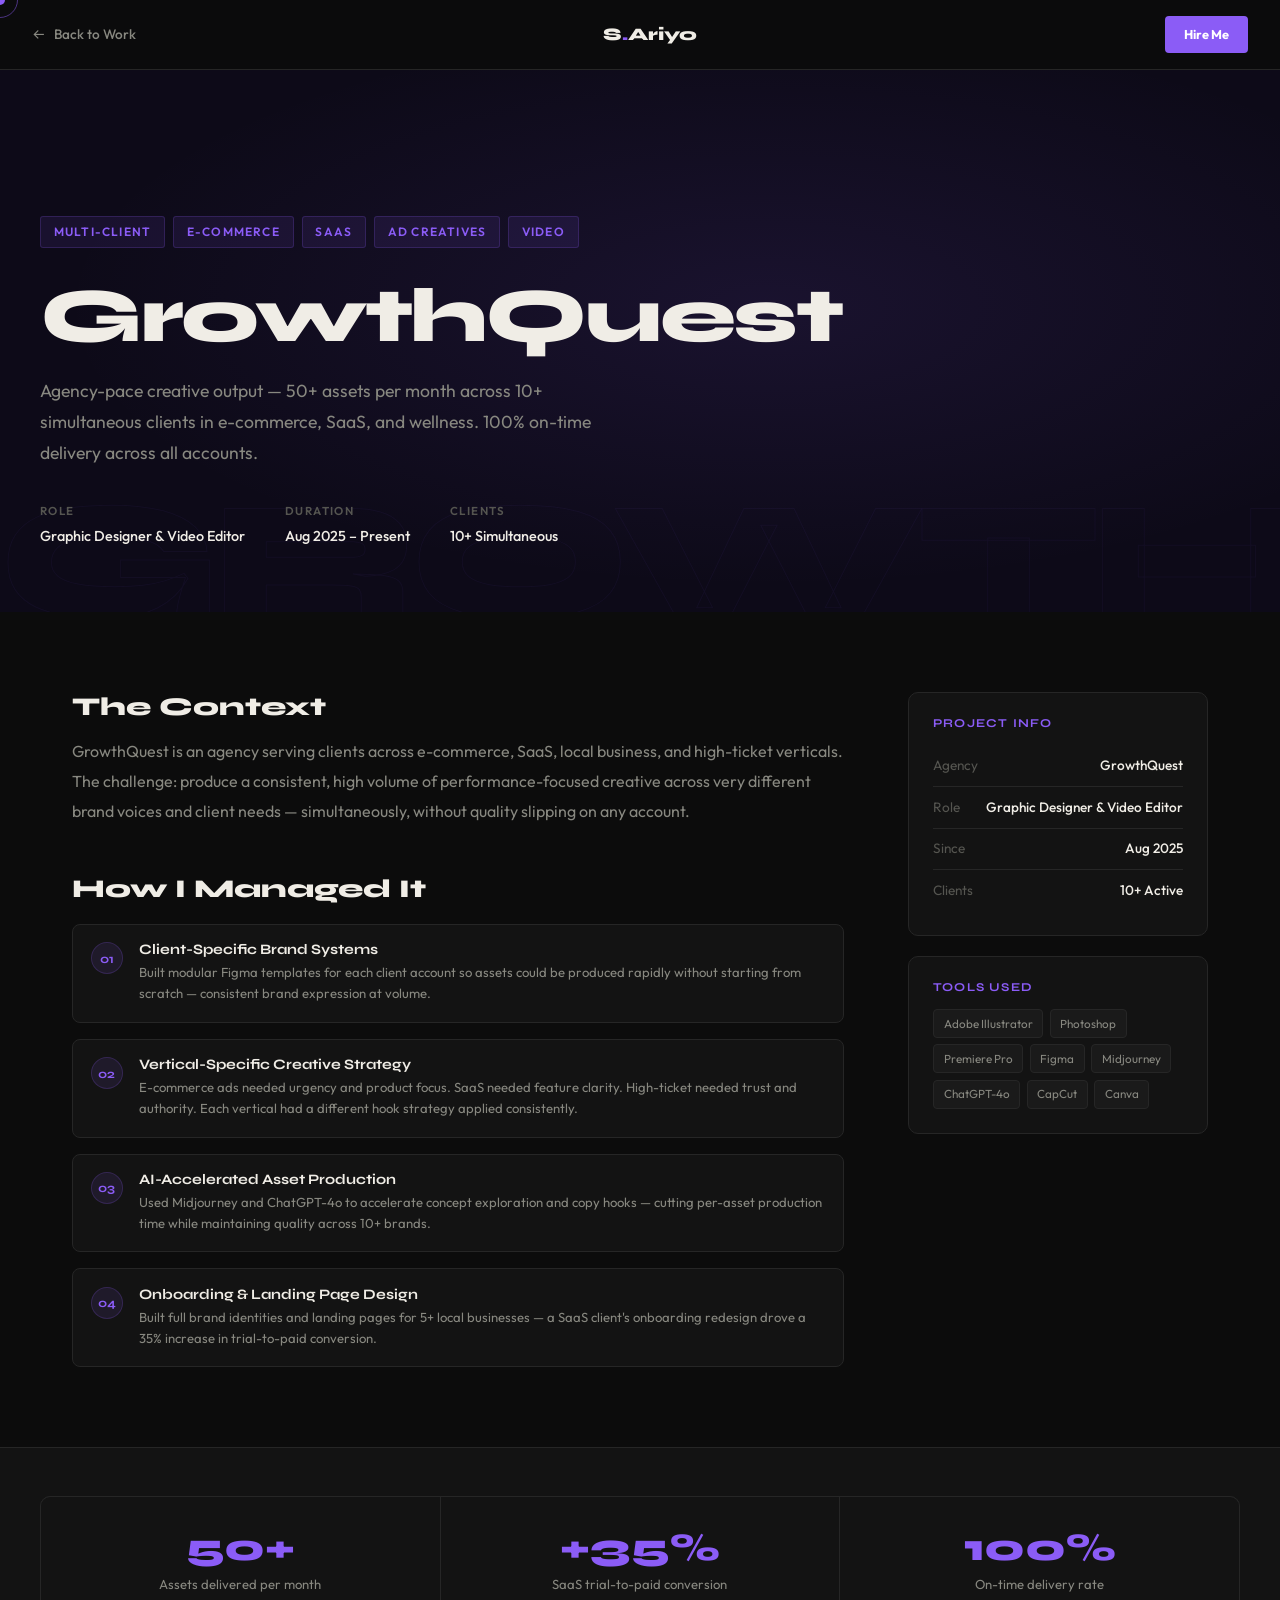
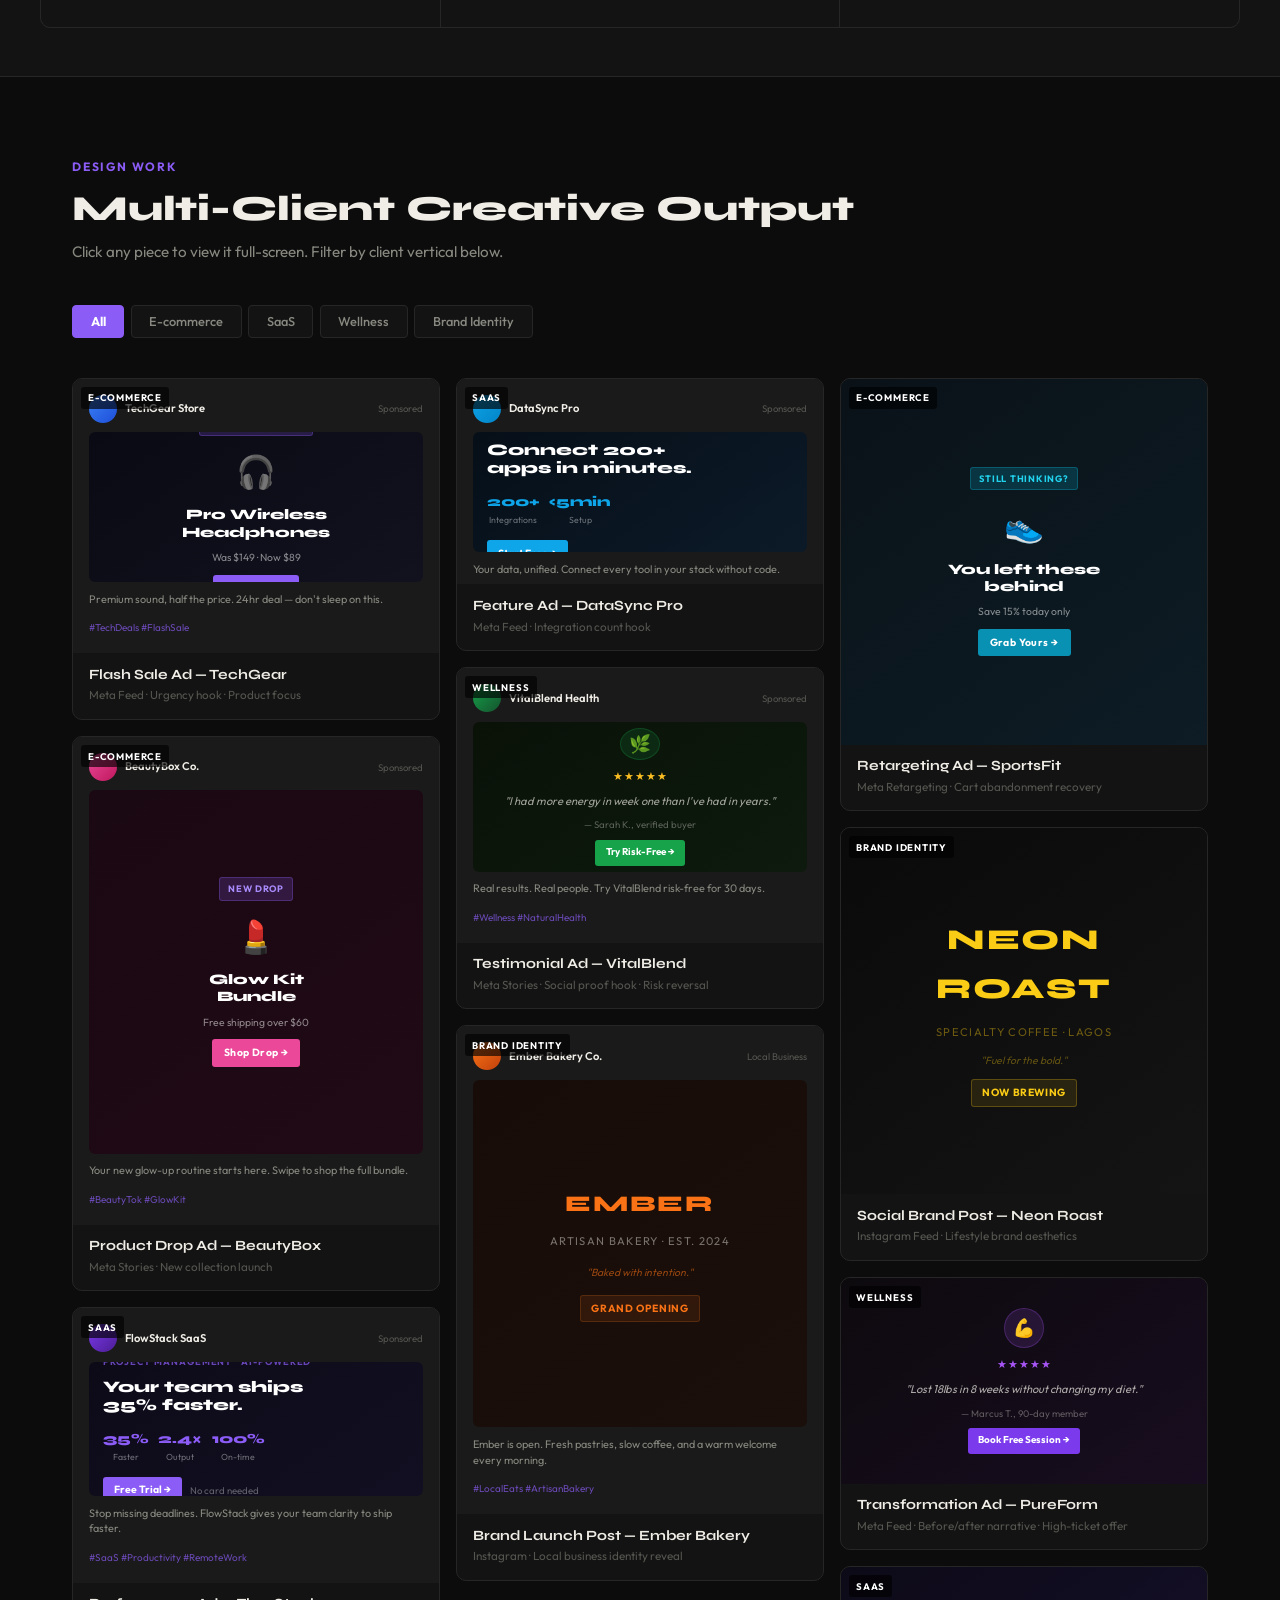
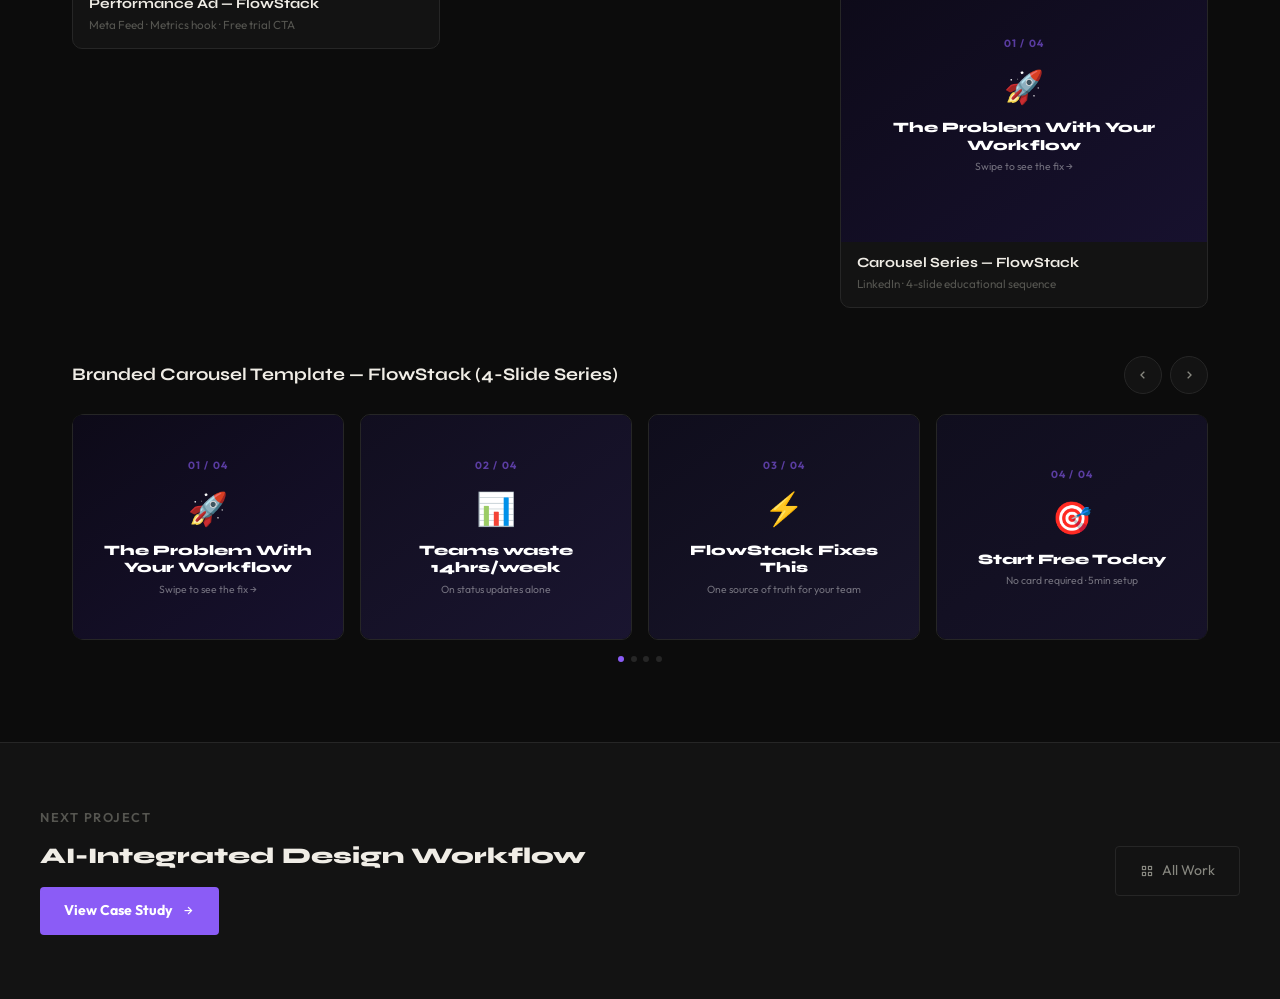
<file: project-growthquest.html>
<!doctype html>
<html lang="en">
  <head>
    <meta charset="UTF-8" />
    <meta name="viewport" content="width=device-width, initial-scale=1.0" />
    <title>GrowthQuest — Stephen Ariyo</title>
    <link rel="preconnect" href="https://fonts.googleapis.com" />
    <link rel="preconnect" href="https://fonts.gstatic.com" crossorigin />
    <link href="https://fonts.googleapis.com/css2?family=Syne:wght@400;500;600;700;800&family=Outfit:wght@300;400;500;600&display=swap" rel="stylesheet" />
    <link href="https://unpkg.com/boxicons@2.1.4/css/boxicons.min.css" rel="stylesheet" />
    <style>
      /* ── Variables ──────────────────────────────────────── */
      :root {
        --bg: #0c0c0c;
        --bg2: #131313;
        --bg3: #1a1a1a;
        --border: #262626;
        --text: #f0ede6;
        --text2: #888880;
        --text3: #555550;
        --accent: #8b5cf6;
        --accent2: #a78bfa;
      }
      *, *::before, *::after { box-sizing: border-box; margin: 0; padding: 0; }
      html { scroll-behavior: smooth; }
      body { background: var(--bg); color: var(--text); font-family: "Outfit", sans-serif; line-height: 1.7; overflow-x: hidden; cursor: none; }
      a { text-decoration: none; color: inherit; }
      h1, h2, h3, h4 { font-family: "Syne", sans-serif; font-weight: 700; line-height: 1.15; }

      /* ── Cursor ─────────────────────────────────────────── */
      .cursor { position: fixed; width: 10px; height: 10px; background: var(--accent); border-radius: 50%; pointer-events: none; z-index: 10000; transform: translate(-50%,-50%); transition: width .2s, height .2s; }
      .cursor-ring { position: fixed; width: 36px; height: 36px; border: 1.5px solid var(--accent); border-radius: 50%; pointer-events: none; z-index: 9998; transform: translate(-50%,-50%); opacity: .5; }
      ::-webkit-scrollbar { width: 4px; }
      ::-webkit-scrollbar-track { background: var(--bg); }
      ::-webkit-scrollbar-thumb { background: var(--accent); border-radius: 2px; }

      /* ── Nav ────────────────────────────────────────────── */
      .project-nav {
        position: fixed; top: 0; left: 0; right: 0; z-index: 1000;
        background: rgba(12,12,12,.95); backdrop-filter: blur(12px);
        border-bottom: 1px solid var(--border);
        height: 70px; display: flex; align-items: center;
        padding: 0 2rem; justify-content: space-between;
      }
      .back-btn { display: flex; align-items: center; gap: 8px; color: var(--text2); font-size: .85rem; font-weight: 500; transition: color .2s; }
      .back-btn:hover { color: var(--accent); }
      .nav-logo { font-family: "Syne", sans-serif; font-weight: 800; font-size: 1.1rem; }
      .nav-logo span { color: var(--accent); }
      .hire-btn { background: var(--accent); color: #fff; font-size: .8rem; font-weight: 700; padding: .5rem 1.2rem; border-radius: 4px; transition: opacity .2s; }
      .hire-btn:hover { opacity: .85; }

      /* ── Hero ───────────────────────────────────────────── */
      .project-hero {
        min-height: 68vh; display: flex; align-items: flex-end;
        padding: 120px 2rem 4rem; position: relative; overflow: hidden;
      }
      .hero-bg { position: absolute; inset: 0; background: #0d0a18; }
      .hero-bg::before {
        content: ""; position: absolute; inset: 0;
        background: radial-gradient(ellipse at 60% 50%, rgba(139,92,246,.1) 0%, transparent 65%);
      }
      .hero-bg-text {
        position: absolute; right: -1rem; bottom: -2rem;
        font-family: "Syne", sans-serif; font-weight: 800;
        font-size: clamp(5rem, 13vw, 13rem); color: transparent;
        -webkit-text-stroke: 1px rgba(139,92,246,.05);
        pointer-events: none; letter-spacing: -.05em; line-height: 1; user-select: none;
      }
      .hero-content { max-width: 1200px; width: 100%; margin: 0 auto; position: relative; z-index: 1; }
      .project-tag-row { display: flex; gap: .5rem; flex-wrap: wrap; margin-bottom: 1.5rem; }
      .ptag {
        font-size: .75rem; font-weight: 600; letter-spacing: .1em; text-transform: uppercase;
        padding: .3rem .8rem; border-radius: 3px;
        background: rgba(139,92,246,.1); color: var(--accent); border: 1px solid rgba(139,92,246,.2);
      }
      .project-hero h1 { font-size: clamp(2.5rem, 6vw, 5rem); font-weight: 800; letter-spacing: -.03em; margin-bottom: 1rem; }
      .project-hero .sub { color: var(--text2); font-size: 1.1rem; max-width: 580px; line-height: 1.75; margin-bottom: 2rem; }
      .hero-meta { display: flex; gap: 2.5rem; flex-wrap: wrap; }
      .meta-label { font-size: .72rem; text-transform: uppercase; letter-spacing: .12em; color: var(--text3); font-weight: 600; margin-bottom: .2rem; }
      .meta-value { font-size: .9rem; color: var(--text); font-weight: 500; }

      /* ── Project Content ────────────────────────────────── */
      .project-content { max-width: 1200px; margin: 0 auto; padding: 5rem 2rem; }
      .content-grid { display: grid; grid-template-columns: 1fr 300px; gap: 4rem; align-items: start; }
      .content-main h2 { font-size: 1.6rem; font-weight: 800; margin-bottom: 1rem; margin-top: 3rem; }
      .content-main h2:first-child { margin-top: 0; }
      .content-main p { color: var(--text2); line-height: 1.85; margin-bottom: 1.2rem; }
      .content-sidebar { position: sticky; top: 90px; }
      .sidebar-card { background: var(--bg2); border: 1px solid var(--border); border-radius: 10px; padding: 1.5rem; margin-bottom: 1.25rem; }
      .sidebar-card h3 { font-size: .75rem; font-weight: 700; text-transform: uppercase; letter-spacing: .1em; color: var(--accent); margin-bottom: .9rem; }
      .sidebar-item { display: flex; justify-content: space-between; padding: .55rem 0; border-bottom: 1px solid var(--border); font-size: .85rem; }
      .sidebar-item:last-child { border-bottom: none; }
      .sidebar-item .k { color: var(--text3); }
      .sidebar-item .v { color: var(--text); font-weight: 500; text-align: right; }
      .tool-list { display: flex; flex-wrap: wrap; gap: .4rem; }
      .tool-chip { background: var(--bg3); border: 1px solid var(--border); border-radius: 4px; padding: .22rem .6rem; font-size: .73rem; color: var(--text2); }

      /* ── Process Steps ──────────────────────────────────── */
      .process-steps { display: flex; flex-direction: column; gap: 1rem; margin-top: 1.25rem; }
      .process-step { display: flex; gap: 1rem; align-items: flex-start; background: var(--bg2); border: 1px solid var(--border); border-radius: 8px; padding: 1.1rem; }
      .step-num { width: 32px; height: 32px; background: rgba(139,92,246,.1); border: 1px solid rgba(139,92,246,.2); border-radius: 50%; display: flex; align-items: center; justify-content: center; font-family: "Syne", sans-serif; font-size: .78rem; font-weight: 700; color: var(--accent); flex-shrink: 0; }
      .step-body h4 { font-size: .9rem; font-weight: 700; margin-bottom: .2rem; }
      .step-body p { font-size: .82rem; color: var(--text2); line-height: 1.6; margin: 0; }

      /* ── Results Strip ──────────────────────────────────── */
      .results-strip { background: var(--bg2); border-top: 1px solid var(--border); border-bottom: 1px solid var(--border); padding: 3rem 2rem; }
      .results-inner { max-width: 1200px; margin: 0 auto; display: grid; grid-template-columns: repeat(3,1fr); gap: 1px; background: var(--border); border: 1px solid var(--border); border-radius: 10px; overflow: hidden; }
      .rs-item { background: var(--bg2); padding: 2rem; text-align: center; }
      .rs-num { font-family: "Syne", sans-serif; font-size: 2.4rem; font-weight: 800; color: var(--accent); line-height: 1; margin-bottom: .3rem; }
      .rs-label { font-size: .82rem; color: var(--text2); }

      /* ══════════════════════════════════════════════════════
         GALLERY — Nikola-style masonry + lightbox
         ══════════════════════════════════════════════════════ */
      .work-gallery { max-width: 1200px; margin: 0 auto; padding: 5rem 2rem; }
      .gallery-label { font-size: .75rem; font-weight: 700; letter-spacing: .15em; text-transform: uppercase; color: var(--accent); margin-bottom: .75rem; display: block; }
      .gallery-title { font-size: clamp(1.6rem, 3vw, 2.2rem); font-weight: 800; margin-bottom: .6rem; }
      .gallery-sub { color: var(--text2); font-size: .95rem; max-width: 540px; margin-bottom: 2.5rem; line-height: 1.7; }

      /* Filter tabs */
      .filter-row { display: flex; gap: .4rem; margin-bottom: 2.5rem; flex-wrap: wrap; }
      .flt {
        background: var(--bg2); border: 1px solid var(--border); color: var(--text2);
        padding: .45rem 1.1rem; border-radius: 4px; font-size: .8rem; font-weight: 500;
        cursor: pointer; font-family: "Outfit", sans-serif; transition: all .2s;
      }
      .flt:hover { border-color: var(--accent); color: var(--text); }
      .flt.active { background: var(--accent); border-color: var(--accent); color: #fff; font-weight: 700; }

      /* Masonry grid */
      .masonry-grid {
        columns: 3;
        column-gap: 1rem;
      }
      .masonry-item {
        break-inside: avoid;
        margin-bottom: 1rem;
        border-radius: 10px;
        overflow: hidden;
        position: relative;
        cursor: pointer;
        border: 1px solid var(--border);
        transition: transform .3s, border-color .3s, box-shadow .3s;
        background: var(--bg2);
      }
      .masonry-item:hover { transform: translateY(-4px); border-color: rgba(139,92,246,.45); box-shadow: 0 16px 48px rgba(0,0,0,.45); }

      /* The visual mockup inside each tile */
      .mi-visual {
        width: 100%;
        aspect-ratio: 4/3;
        position: relative;
        overflow: hidden;
        display: flex;
        align-items: center;
        justify-content: center;
      }
      /* tall variant */
      .mi-visual.tall { aspect-ratio: 3/4; }
      /* wide variant */
      .mi-visual.wide { aspect-ratio: 16/9; }
      /* square variant */
      .mi-visual.sq { aspect-ratio: 1; }

      /* Hover overlay */
      .mi-overlay {
        position: absolute; inset: 0;
        background: rgba(0,0,0,.65);
        display: flex; flex-direction: column;
        align-items: center; justify-content: center;
        gap: .5rem;
        opacity: 0;
        transition: opacity .3s;
      }
      .masonry-item:hover .mi-overlay { opacity: 1; }
      .mi-overlay i { font-size: 2rem; color: #fff; }
      .mi-overlay span { font-family: "Syne", sans-serif; font-size: .75rem; font-weight: 700; color: #fff; letter-spacing: .1em; text-transform: uppercase; }

      /* Caption bar */
      .mi-caption { padding: .85rem 1rem; }
      .mi-caption h4 { font-size: .88rem; font-weight: 700; margin-bottom: .15rem; }
      .mi-caption p { font-size: .73rem; color: var(--text3); margin: 0; }

      /* Client badge */
      .mi-badge {
        position: absolute; top: 8px; left: 8px;
        background: rgba(0,0,0,.65); color: #fff;
        font-size: .6rem; font-weight: 700; letter-spacing: .08em; text-transform: uppercase;
        padding: .18rem .45rem; border-radius: 3px;
      }

      /* hidden when filtered out */
      .masonry-item.filtered-out { display: none; }

      /* ── Social Post Mockups ─────────────────────────────── */
      .sp { padding: 1rem; width: 100%; height: 100%; display: flex; flex-direction: column; gap: .6rem; }
      .sp-hdr { display: flex; align-items: center; gap: 8px; }
      .sp-av { width: 28px; height: 28px; border-radius: 50%; flex-shrink: 0; }
      .sp-name { font-size: .7rem; font-weight: 600; color: var(--text); }
      .sp-time { font-size: .6rem; color: var(--text3); margin-left: auto; }
      .sp-img-area { flex: 1; border-radius: 6px; display: flex; align-items: center; justify-content: center; position: relative; overflow: hidden; min-height: 120px; }
      .sp-caption { font-size: .68rem; color: var(--text2); line-height: 1.45; }
      .sp-tags { font-size: .62rem; color: rgba(139,92,246,.7); margin-top: .2rem; }

      /* E-com ad */
      .ecom-design { background: linear-gradient(145deg,#0a0a14,#12121f); width: 100%; height: 100%; display: flex; flex-direction: column; align-items: center; justify-content: center; gap: .5rem; padding: .75rem; }
      .ed-badge { background: rgba(139,92,246,.2); border: 1px solid rgba(139,92,246,.3); color: var(--accent2); font-size: .58rem; font-weight: 700; letter-spacing: .08em; text-transform: uppercase; padding: .18rem .5rem; border-radius: 3px; }
      .ed-icon { font-size: 2rem; }
      .ed-title { font-family: "Syne", sans-serif; font-weight: 800; font-size: .9rem; color: #fff; text-align: center; line-height: 1.2; }
      .ed-price { font-size: .65rem; color: rgba(255,255,255,.5); }
      .ed-cta { background: var(--accent); color: #fff; font-weight: 700; font-size: .65rem; padding: .3rem .75rem; border-radius: 3px; letter-spacing: .04em; }

      /* SaaS ad */
      .saas-design { background: linear-gradient(145deg,#0d0a18,#120f22); width: 100%; height: 100%; display: flex; flex-direction: column; align-items: flex-start; justify-content: center; gap: .5rem; padding: .85rem; }
      .sd-eyebrow { font-size: .58rem; font-weight: 700; letter-spacing: .1em; text-transform: uppercase; color: rgba(139,92,246,.7); }
      .sd-headline { font-family: "Syne", sans-serif; font-size: 1rem; font-weight: 800; color: #fff; line-height: 1.15; }
      .sd-metrics { display: flex; gap: .6rem; margin: .25rem 0; }
      .sd-met { text-align: center; }
      .sd-mnum { font-family: "Syne", sans-serif; font-size: .85rem; font-weight: 800; color: var(--accent); }
      .sd-mlbl { font-size: .55rem; color: rgba(255,255,255,.4); }
      .sd-cta-row { display: flex; align-items: center; gap: .5rem; }
      .sd-cta { background: var(--accent); color: #fff; font-weight: 700; font-size: .65rem; padding: .3rem .7rem; border-radius: 3px; }
      .sd-ghost { font-size: .6rem; color: rgba(255,255,255,.35); }

      /* Health ad */
      .health-design { background: linear-gradient(145deg,#0a1208,#0d1a0d); width: 100%; height: 100%; display: flex; flex-direction: column; align-items: center; justify-content: center; gap: .45rem; padding: .75rem; text-align: center; }
      .hd-circle { width: 40px; height: 40px; background: rgba(22,163,74,.15); border: 1px solid rgba(22,163,74,.25); border-radius: 50%; display: flex; align-items: center; justify-content: center; font-size: 1.1rem; }
      .hd-stars { color: #fbbf24; font-size: .7rem; letter-spacing: 1px; }
      .hd-quote { font-size: .7rem; color: rgba(240,237,230,.65); font-style: italic; line-height: 1.45; }
      .hd-author { font-size: .6rem; color: rgba(240,237,230,.35); }
      .hd-cta { background: #16a34a; color: #fff; font-weight: 700; font-size: .62rem; padding: .28rem .65rem; border-radius: 3px; }

      /* Brand ad */
      .brand-design { background: linear-gradient(145deg,#180c08,#1a0f0a); width: 100%; height: 100%; display: flex; flex-direction: column; align-items: center; justify-content: center; gap: .6rem; padding: .85rem; text-align: center; }
      .bd-logo { font-family: "Syne", sans-serif; font-weight: 800; font-size: 1.4rem; color: #f97316; letter-spacing: .08em; }
      .bd-tagline { font-size: .7rem; color: rgba(240,237,230,.45); letter-spacing: .12em; text-transform: uppercase; }
      .bd-launch { background: rgba(249,115,22,.1); border: 1px solid rgba(249,115,22,.2); color: #f97316; font-size: .65rem; font-weight: 700; padding: .25rem .65rem; border-radius: 3px; letter-spacing: .06em; text-transform: uppercase; }

      /* Carousel slide mockup */
      .cs-img { height: 100%; display: flex; flex-direction: column; align-items: center; justify-content: center; gap: .4rem; padding: 1.25rem; }
      .cs-num { font-size: .65rem; font-weight: 700; letter-spacing: .1em; color: rgba(139,92,246,.6); text-transform: uppercase; }
      .cs-icon { font-size: 2rem; }
      .cs-title { font-family: "Syne", sans-serif; font-weight: 800; font-size: .9rem; color: #fff; text-align: center; line-height: 1.2; }
      .cs-sub { font-size: .65rem; text-align: center; color: rgba(255,255,255,.4); line-height: 1.35; }
      .cs1 { background: linear-gradient(145deg,#0d0a18,#17112e); }
      .cs2 { background: linear-gradient(145deg,#110e1f,#1a1530); }
      .cs3 { background: linear-gradient(145deg,#0f0d1c,#18152a); }
      .cs4 { background: linear-gradient(145deg,#100e1e,#161228); }

      /* ══════════════════════════════════════════════════════
         LIGHTBOX
         ══════════════════════════════════════════════════════ */
      .lightbox {
        position: fixed; inset: 0; z-index: 9000;
        background: rgba(0,0,0,.92);
        backdrop-filter: blur(16px);
        display: flex; align-items: center; justify-content: center;
        opacity: 0; pointer-events: none;
        transition: opacity .35s ease;
      }
      .lightbox.open { opacity: 1; pointer-events: all; }

      /* Close button */
      .lb-close {
        position: absolute; top: 1.5rem; right: 1.5rem;
        width: 44px; height: 44px;
        background: rgba(255,255,255,.08); border: 1px solid rgba(255,255,255,.12);
        border-radius: 50%; cursor: pointer;
        display: flex; align-items: center; justify-content: center;
        color: #fff; font-size: 1.3rem;
        transition: background .2s;
        z-index: 10;
      }
      .lb-close:hover { background: rgba(139,92,246,.4); }

      /* Arrow buttons */
      .lb-arrow {
        position: absolute; top: 50%; transform: translateY(-50%);
        width: 50px; height: 50px;
        background: rgba(255,255,255,.06); border: 1px solid rgba(255,255,255,.1);
        border-radius: 50%; cursor: pointer;
        display: flex; align-items: center; justify-content: center;
        color: #fff; font-size: 1.4rem;
        transition: background .2s, transform .2s;
        z-index: 10;
      }
      .lb-arrow:hover { background: rgba(139,92,246,.4); transform: translateY(-50%) scale(1.08); }
      .lb-prev { left: 1.5rem; }
      .lb-next { right: 1.5rem; }

      /* Main stage — renders the same mockup, scaled up */
      .lb-stage {
        width: min(640px, 90vw);
        max-height: 80vh;
        border-radius: 14px;
        overflow: hidden;
        background: var(--bg2);
        border: 1px solid var(--border);
        box-shadow: 0 40px 120px rgba(0,0,0,.6);
        transform: scale(.94);
        transition: transform .35s cubic-bezier(.34,1.56,.64,1);
        display: flex;
        flex-direction: column;
      }
      .lightbox.open .lb-stage { transform: scale(1); }

      .lb-visual {
        flex: 1;
        min-height: 340px;
        overflow: hidden;
        position: relative;
        display: flex;
        align-items: center;
        justify-content: center;
      }
      .lb-visual > * { width: 100%; height: 100%; }

      .lb-info {
        padding: 1.25rem 1.5rem;
        border-top: 1px solid var(--border);
        display: flex;
        align-items: center;
        justify-content: space-between;
        gap: 1rem;
      }
      .lb-info h4 { font-size: 1rem; font-weight: 700; margin-bottom: .2rem; }
      .lb-info p { font-size: .82rem; color: var(--text3); }
      .lb-counter { font-size: .78rem; color: var(--text3); white-space: nowrap; font-family: "Syne", sans-serif; font-weight: 600; }

      /* Dot strip at bottom */
      .lb-dots {
        position: absolute; bottom: 1.5rem; left: 50%; transform: translateX(-50%);
        display: flex; gap: .4rem;
      }
      .lb-dot { width: 6px; height: 6px; border-radius: 50%; background: rgba(255,255,255,.2); cursor: pointer; transition: background .2s; }
      .lb-dot.active { background: var(--accent); }

      /* ── Carousel section (unchanged) ───────────────────── */
      .carousel-section { margin-top: 3rem; }
      .carousel-hdr { display: flex; align-items: center; justify-content: space-between; margin-bottom: 1.25rem; }
      .carousel-hdr h3 { font-size: 1.1rem; font-weight: 700; }
      .car-controls { display: flex; gap: .5rem; }
      .car-btn { width: 38px; height: 38px; background: var(--bg2); border: 1px solid var(--border); border-radius: 50%; display: flex; align-items: center; justify-content: center; cursor: pointer; color: var(--text2); transition: all .2s; font-size: 1rem; }
      .car-btn:hover { border-color: var(--accent); color: var(--accent); }
      .carousel-track-wrap { overflow: hidden; border-radius: 12px; }
      .carousel-track { display: flex; gap: 1rem; transition: transform .4s cubic-bezier(.4,0,.2,1); }
      .car-slide { flex-shrink: 0; width: calc(25% - .75rem); background: var(--bg2); border: 1px solid var(--border); border-radius: 10px; overflow: hidden; }
      .car-slide-info { padding: .75rem .9rem; font-size: .72rem; color: var(--text3); }
      .car-dots { display: flex; gap: .4rem; margin-top: 1rem; justify-content: center; }
      .dot { width: 6px; height: 6px; border-radius: 50%; background: var(--border); cursor: pointer; transition: background .2s; }
      .dot.active { background: var(--accent); }

      /* ── Next project ───────────────────────────────────── */
      .next-project { background: var(--bg2); border-top: 1px solid var(--border); padding: 4rem 2rem; }
      .next-inner { max-width: 1200px; margin: 0 auto; display: flex; justify-content: space-between; align-items: center; gap: 2rem; flex-wrap: wrap; }
      .next-label { font-size: .8rem; text-transform: uppercase; letter-spacing: .12em; color: var(--text3); font-weight: 600; margin-bottom: .5rem; }
      .next-title { font-family: "Syne", sans-serif; font-size: 1.4rem; font-weight: 800; margin-bottom: .75rem; }
      .next-btn { display: inline-flex; align-items: center; gap: 8px; background: var(--accent); color: #fff; font-weight: 700; font-size: .88rem; padding: .75rem 1.5rem; border-radius: 4px; transition: opacity .2s; }
      .next-btn:hover { opacity: .85; }
      .all-work-btn { display: inline-flex; align-items: center; gap: 8px; color: var(--text2); font-size: .88rem; padding: .75rem 1.5rem; border-radius: 4px; border: 1px solid var(--border); transition: all .2s; }
      .all-work-btn:hover { border-color: var(--text2); color: var(--text); }

      /* ── Fade up ────────────────────────────────────────── */
      .fade-up { opacity: 0; transform: translateY(24px); transition: opacity .6s ease, transform .6s ease; }
      .fade-up.visible { opacity: 1; transform: none; }

      /* ── Responsive ─────────────────────────────────────── */
      @media (max-width: 900px) {
        .content-grid { grid-template-columns: 1fr; }
        .content-sidebar { position: static; }
        .results-inner { grid-template-columns: 1fr 1fr; }
        .masonry-grid { columns: 2; }
        .lb-prev { left: .5rem; } .lb-next { right: .5rem; }
        .car-slide { width: calc(50% - .5rem); }
      }
      @media (max-width: 600px) {
        .masonry-grid { columns: 1; }
        .results-inner { grid-template-columns: 1fr 1fr; }
        .car-slide { width: 100%; }
        .next-inner { flex-direction: column; align-items: flex-start; }
        .lb-arrow { display: none; }
      }
    </style>
  </head>

  <body>
    <div class="cursor" id="cursor"></div>
    <div class="cursor-ring" id="cursor-ring"></div>

    <!-- NAV -->
    <nav class="project-nav">
      <a href="index.html#portfolio" class="back-btn"><i class="bx bx-arrow-back"></i> Back to Work</a>
      <a href="index.html" class="nav-logo">S<span>.</span>Ariyo</a>
      <a href="index.html#contact" class="hire-btn">Hire Me</a>
    </nav>

    <!-- HERO -->
    <div class="project-hero">
      <div class="hero-bg"></div>
      <div class="hero-bg-text">GROWTH</div>
      <div class="hero-content">
        <div class="project-tag-row">
          <span class="ptag">Multi-Client</span>
          <span class="ptag">E-commerce</span>
          <span class="ptag">SaaS</span>
          <span class="ptag">Ad Creatives</span>
          <span class="ptag">Video</span>
        </div>
        <h1>GrowthQuest</h1>
        <p class="sub">Agency-pace creative output — 50+ assets per month across 10+ simultaneous clients in e-commerce, SaaS, and wellness. 100% on-time delivery across all accounts.</p>
        <div class="hero-meta">
          <div><div class="meta-label">Role</div><div class="meta-value">Graphic Designer & Video Editor</div></div>
          <div><div class="meta-label">Duration</div><div class="meta-value">Aug 2025 – Present</div></div>
          <div><div class="meta-label">Clients</div><div class="meta-value">10+ Simultaneous</div></div>
        </div>
      </div>
    </div>

    <!-- CONTENT + SIDEBAR -->
    <div class="project-content">
      <div class="content-grid">
        <div class="content-main fade-up">
          <h2>The Context</h2>
          <p>GrowthQuest is an agency serving clients across e-commerce, SaaS, local business, and high-ticket verticals. The challenge: produce a consistent, high volume of performance-focused creative across very different brand voices and client needs — simultaneously, without quality slipping on any account.</p>
          <h2>How I Managed It</h2>
          <div class="process-steps">
            <div class="process-step">
              <div class="step-num">01</div>
              <div class="step-body"><h4>Client-Specific Brand Systems</h4><p>Built modular Figma templates for each client account so assets could be produced rapidly without starting from scratch — consistent brand expression at volume.</p></div>
            </div>
            <div class="process-step">
              <div class="step-num">02</div>
              <div class="step-body"><h4>Vertical-Specific Creative Strategy</h4><p>E-commerce ads needed urgency and product focus. SaaS needed feature clarity. High-ticket needed trust and authority. Each vertical had a different hook strategy applied consistently.</p></div>
            </div>
            <div class="process-step">
              <div class="step-num">03</div>
              <div class="step-body"><h4>AI-Accelerated Asset Production</h4><p>Used Midjourney and ChatGPT-4o to accelerate concept exploration and copy hooks — cutting per-asset production time while maintaining quality across 10+ brands.</p></div>
            </div>
            <div class="process-step">
              <div class="step-num">04</div>
              <div class="step-body"><h4>Onboarding & Landing Page Design</h4><p>Built full brand identities and landing pages for 5+ local businesses — a SaaS client's onboarding redesign drove a 35% increase in trial-to-paid conversion.</p></div>
            </div>
          </div>
        </div>
        <div class="content-sidebar">
          <div class="sidebar-card">
            <h3>Project Info</h3>
            <div class="sidebar-item"><span class="k">Agency</span><span class="v">GrowthQuest</span></div>
            <div class="sidebar-item"><span class="k">Role</span><span class="v">Graphic Designer & Video Editor</span></div>
            <div class="sidebar-item"><span class="k">Since</span><span class="v">Aug 2025</span></div>
            <div class="sidebar-item"><span class="k">Clients</span><span class="v">10+ Active</span></div>
          </div>
          <div class="sidebar-card">
            <h3>Tools Used</h3>
            <div class="tool-list">
              <span class="tool-chip">Adobe Illustrator</span>
              <span class="tool-chip">Photoshop</span>
              <span class="tool-chip">Premiere Pro</span>
              <span class="tool-chip">Figma</span>
              <span class="tool-chip">Midjourney</span>
              <span class="tool-chip">ChatGPT-4o</span>
              <span class="tool-chip">CapCut</span>
              <span class="tool-chip">Canva</span>
            </div>
          </div>
        </div>
      </div>
    </div>

    <!-- RESULTS STRIP -->
    <div class="results-strip">
      <div class="results-inner">
        <div class="rs-item"><div class="rs-num">50+</div><div class="rs-label">Assets delivered per month</div></div>
        <div class="rs-item"><div class="rs-num">+35%</div><div class="rs-label">SaaS trial-to-paid conversion</div></div>
        <div class="rs-item"><div class="rs-num">100%</div><div class="rs-label">On-time delivery rate</div></div>
      </div>
    </div>

    <!-- ════════════════════════════════════════════════════
         MASONRY GALLERY (Nikola-style)
         Add data-title / data-sub to each .masonry-item
         The lightbox reads these automatically.
         When you have real screenshots, replace the inner
         mockup divs with <img src="..." alt="..."> — the
         lightbox will still work without any JS changes.
    ═════════════════════════════════════════════════════ -->
    <div class="work-gallery fade-up">
      <span class="gallery-label">Design Work</span>
      <h2 class="gallery-title">Multi-Client Creative Output</h2>
      <p class="gallery-sub">Click any piece to view it full-screen. Filter by client vertical below.</p>

      <div class="filter-row">
        <button class="flt active" data-cat="all">All</button>
        <button class="flt" data-cat="ecom">E-commerce</button>
        <button class="flt" data-cat="saas">SaaS</button>
        <button class="flt" data-cat="health">Wellness</button>
        <button class="flt" data-cat="brand">Brand Identity</button>
      </div>

      <div class="masonry-grid" id="masonry">

        <!-- 1 · E-COM · Flash Sale -->
        <div class="masonry-item" data-cat="ecom" data-title="Flash Sale Ad — TechGear" data-sub="Meta Feed · Urgency hook · Product focus">
          <div class="mi-visual">
            <div class="sp" style="background:var(--bg3)">
              <div class="sp-hdr"><div class="sp-av" style="background:linear-gradient(135deg,#3b82f6,#1d4ed8)"></div><div class="sp-name">TechGear Store</div><div class="sp-time">Sponsored</div></div>
              <div class="sp-img-area"><div class="ecom-design"><div class="ed-badge">Flash Sale · 24hr</div><div class="ed-icon">🎧</div><div class="ed-title">Pro Wireless<br>Headphones</div><div class="ed-price">Was $149 · Now $89</div><div class="ed-cta">Shop Now →</div></div></div>
              <div class="sp-caption">Premium sound, half the price. 24hr deal — don't sleep on this.</div>
              <div class="sp-tags">#TechDeals #FlashSale</div>
            </div>
          </div>
          <div class="mi-badge">E-commerce</div>
          <div class="mi-overlay"><i class="bx bx-expand-alt"></i><span>View Full</span></div>
          <div class="mi-caption"><h4>Flash Sale Ad — TechGear</h4><p>Meta Feed · Urgency hook · Product focus</p></div>
        </div>

        <!-- 2 · E-COM · Beauty Drop — tall -->
        <div class="masonry-item" data-cat="ecom" data-title="Product Drop Ad — BeautyBox" data-sub="Meta Stories · New collection launch">
          <div class="mi-visual tall">
            <div class="sp" style="background:var(--bg3)">
              <div class="sp-hdr"><div class="sp-av" style="background:linear-gradient(135deg,#ec4899,#be185d)"></div><div class="sp-name">BeautyBox Co.</div><div class="sp-time">Sponsored</div></div>
              <div class="sp-img-area"><div class="ecom-design" style="background:linear-gradient(145deg,#1a0812,#200a15)"><div class="ed-badge">New Drop</div><div class="ed-icon">💄</div><div class="ed-title">Glow Kit<br>Bundle</div><div class="ed-price">Free shipping over $60</div><div class="ed-cta" style="background:#ec4899">Shop Drop →</div></div></div>
              <div class="sp-caption">Your new glow-up routine starts here. Swipe to shop the full bundle.</div>
              <div class="sp-tags">#BeautyTok #GlowKit</div>
            </div>
          </div>
          <div class="mi-badge">E-commerce</div>
          <div class="mi-overlay"><i class="bx bx-expand-alt"></i><span>View Full</span></div>
          <div class="mi-caption"><h4>Product Drop Ad — BeautyBox</h4><p>Meta Stories · New collection launch</p></div>
        </div>

        <!-- 3 · SAAS · FlowStack -->
        <div class="masonry-item" data-cat="saas" data-title="Performance Ad — FlowStack" data-sub="Meta Feed · Metrics hook · Free trial CTA">
          <div class="mi-visual">
            <div class="sp" style="background:var(--bg3)">
              <div class="sp-hdr"><div class="sp-av" style="background:linear-gradient(135deg,#7c3aed,#4c1d95)"></div><div class="sp-name">FlowStack SaaS</div><div class="sp-time">Sponsored</div></div>
              <div class="sp-img-area"><div class="saas-design"><div class="sd-eyebrow">Project Management · AI-Powered</div><div class="sd-headline">Your team ships<br>35% faster.</div><div class="sd-metrics"><div class="sd-met"><div class="sd-mnum">35%</div><div class="sd-mlbl">Faster</div></div><div class="sd-met"><div class="sd-mnum">2.4×</div><div class="sd-mlbl">Output</div></div><div class="sd-met"><div class="sd-mnum">100%</div><div class="sd-mlbl">On-time</div></div></div><div class="sd-cta-row"><div class="sd-cta">Free Trial →</div><div class="sd-ghost">No card needed</div></div></div></div>
              <div class="sp-caption">Stop missing deadlines. FlowStack gives your team clarity to ship faster.</div>
              <div class="sp-tags">#SaaS #Productivity #RemoteWork</div>
            </div>
          </div>
          <div class="mi-badge">SaaS</div>
          <div class="mi-overlay"><i class="bx bx-expand-alt"></i><span>View Full</span></div>
          <div class="mi-caption"><h4>Performance Ad — FlowStack</h4><p>Meta Feed · Metrics hook · Free trial CTA</p></div>
        </div>

        <!-- 4 · SAAS · DataSync — wide -->
        <div class="masonry-item" data-cat="saas" data-title="Feature Ad — DataSync Pro" data-sub="Meta Feed · Integration count hook">
          <div class="mi-visual wide">
            <div class="sp" style="background:var(--bg3)">
              <div class="sp-hdr"><div class="sp-av" style="background:linear-gradient(135deg,#0ea5e9,#0284c7)"></div><div class="sp-name">DataSync Pro</div><div class="sp-time">Sponsored</div></div>
              <div class="sp-img-area"><div class="saas-design" style="background:linear-gradient(145deg,#060f18,#0c1a28)"><div class="sd-eyebrow">Data Integration · No-Code</div><div class="sd-headline">Connect 200+<br>apps in minutes.</div><div class="sd-metrics"><div class="sd-met"><div class="sd-mnum" style="color:#0ea5e9">200+</div><div class="sd-mlbl">Integrations</div></div><div class="sd-met"><div class="sd-mnum" style="color:#0ea5e9">&lt;5min</div><div class="sd-mlbl">Setup</div></div></div><div class="sd-cta-row"><div class="sd-cta" style="background:#0ea5e9">Start Free →</div></div></div></div>
              <div class="sp-caption">Your data, unified. Connect every tool in your stack without code.</div>
              <div class="sp-tags">#NoCode #DataOps #SaaSTech</div>
            </div>
          </div>
          <div class="mi-badge">SaaS</div>
          <div class="mi-overlay"><i class="bx bx-expand-alt"></i><span>View Full</span></div>
          <div class="mi-caption"><h4>Feature Ad — DataSync Pro</h4><p>Meta Feed · Integration count hook</p></div>
        </div>

        <!-- 5 · HEALTH · Testimonial -->
        <div class="masonry-item" data-cat="health" data-title="Testimonial Ad — VitalBlend" data-sub="Meta Stories · Social proof hook · Risk reversal">
          <div class="mi-visual">
            <div class="sp" style="background:var(--bg3)">
              <div class="sp-hdr"><div class="sp-av" style="background:linear-gradient(135deg,#16a34a,#14532d)"></div><div class="sp-name">VitalBlend Health</div><div class="sp-time">Sponsored</div></div>
              <div class="sp-img-area"><div class="health-design"><div class="hd-circle">🌿</div><div class="hd-stars">★★★★★</div><div class="hd-quote">"I had more energy in week one than I've had in years."</div><div class="hd-author">— Sarah K., verified buyer</div><div class="hd-cta">Try Risk-Free →</div></div></div>
              <div class="sp-caption">Real results. Real people. Try VitalBlend risk-free for 30 days.</div>
              <div class="sp-tags">#Wellness #NaturalHealth</div>
            </div>
          </div>
          <div class="mi-badge">Wellness</div>
          <div class="mi-overlay"><i class="bx bx-expand-alt"></i><span>View Full</span></div>
          <div class="mi-caption"><h4>Testimonial Ad — VitalBlend</h4><p>Meta Stories · Social proof hook · Risk reversal</p></div>
        </div>

        <!-- 6 · BRAND · Ember Bakery — tall -->
        <div class="masonry-item" data-cat="brand" data-title="Brand Launch Post — Ember Bakery" data-sub="Instagram · Local business identity reveal">
          <div class="mi-visual tall">
            <div class="sp" style="background:var(--bg3)">
              <div class="sp-hdr"><div class="sp-av" style="background:linear-gradient(135deg,#f97316,#c2410c)"></div><div class="sp-name">Ember Bakery Co.</div><div class="sp-time">Local Business</div></div>
              <div class="sp-img-area"><div class="brand-design"><div class="bd-logo">EMBER</div><div class="bd-tagline">Artisan Bakery · Est. 2024</div><div style="font-size:.65rem;color:rgba(249,115,22,.55);font-style:italic;margin:.2rem 0">"Baked with intention."</div><div class="bd-launch">Grand Opening</div></div></div>
              <div class="sp-caption">Ember is open. Fresh pastries, slow coffee, and a warm welcome every morning.</div>
              <div class="sp-tags">#LocalEats #ArtisanBakery</div>
            </div>
          </div>
          <div class="mi-badge">Brand Identity</div>
          <div class="mi-overlay"><i class="bx bx-expand-alt"></i><span>View Full</span></div>
          <div class="mi-caption"><h4>Brand Launch Post — Ember Bakery</h4><p>Instagram · Local business identity reveal</p></div>
        </div>

        <!-- 7 · E-COM · Square retargeting -->
        <div class="masonry-item" data-cat="ecom" data-title="Retargeting Ad — SportsFit" data-sub="Meta Retargeting · Cart abandonment recovery">
          <div class="mi-visual sq">
            <div class="ecom-design" style="background:linear-gradient(145deg,#0a1218,#0d1c25)">
              <div class="ed-badge" style="background:rgba(6,182,212,.2);border-color:rgba(6,182,212,.3);color:#22d3ee">Still thinking?</div>
              <div class="ed-icon">👟</div>
              <div class="ed-title">You left these<br>behind</div>
              <div class="ed-price">Save 15% today only</div>
              <div class="ed-cta" style="background:#0891b2">Grab Yours →</div>
            </div>
          </div>
          <div class="mi-badge">E-commerce</div>
          <div class="mi-overlay"><i class="bx bx-expand-alt"></i><span>View Full</span></div>
          <div class="mi-caption"><h4>Retargeting Ad — SportsFit</h4><p>Meta Retargeting · Cart abandonment recovery</p></div>
        </div>

        <!-- 8 · BRAND · Neon Coffee — square -->
        <div class="masonry-item" data-cat="brand" data-title="Social Brand Post — Neon Roast" data-sub="Instagram Feed · Lifestyle brand aesthetics">
          <div class="mi-visual sq">
            <div class="brand-design" style="background:linear-gradient(145deg,#0a0a0a,#141414)">
              <div class="bd-logo" style="color:#facc15;font-size:1.8rem">NEON<br>ROAST</div>
              <div class="bd-tagline" style="color:rgba(250,204,21,.4)">Specialty Coffee · Lagos</div>
              <div style="font-size:.65rem;color:rgba(250,204,21,.35);font-style:italic">"Fuel for the bold."</div>
              <div class="bd-launch" style="background:rgba(250,204,21,.1);border-color:rgba(250,204,21,.25);color:#facc15">Now Brewing</div>
            </div>
          </div>
          <div class="mi-badge">Brand Identity</div>
          <div class="mi-overlay"><i class="bx bx-expand-alt"></i><span>View Full</span></div>
          <div class="mi-caption"><h4>Social Brand Post — Neon Roast</h4><p>Instagram Feed · Lifestyle brand aesthetics</p></div>
        </div>

        <!-- 9 · HEALTH · Before/After wide -->
        <div class="masonry-item" data-cat="health" data-title="Transformation Ad — PureForm" data-sub="Meta Feed · Before/after narrative · High-ticket offer">
          <div class="mi-visual wide">
            <div class="health-design" style="background:linear-gradient(145deg,#0d0a0e,#180d20)">
              <div class="hd-circle" style="background:rgba(168,85,247,.15);border-color:rgba(168,85,247,.25)">💪</div>
              <div class="hd-stars" style="color:#a855f7">★★★★★</div>
              <div class="hd-quote" style="color:rgba(240,237,230,.7)">"Lost 18lbs in 8 weeks without changing my diet."</div>
              <div class="hd-author">— Marcus T., 90-day member</div>
              <div class="hd-cta" style="background:#7c3aed">Book Free Session →</div>
            </div>
          </div>
          <div class="mi-badge">Wellness</div>
          <div class="mi-overlay"><i class="bx bx-expand-alt"></i><span>View Full</span></div>
          <div class="mi-caption"><h4>Transformation Ad — PureForm</h4><p>Meta Feed · Before/after narrative · High-ticket offer</p></div>
        </div>

        <!-- 10 · SAAS · Carousel slide preview -->
        <div class="masonry-item" data-cat="saas" data-title="Carousel Series — FlowStack (4 slides)" data-sub="LinkedIn · Educational content · Lead gen">
          <div class="mi-visual">
            <div class="cs-img cs1" style="width:100%;height:100%">
              <div class="cs-num">01 / 04</div>
              <div class="cs-icon">🚀</div>
              <div class="cs-title">The Problem With Your Workflow</div>
              <div class="cs-sub">Swipe to see the fix →</div>
            </div>
          </div>
          <div class="mi-badge">SaaS</div>
          <div class="mi-overlay"><i class="bx bx-expand-alt"></i><span>View Full</span></div>
          <div class="mi-caption"><h4>Carousel Series — FlowStack</h4><p>LinkedIn · 4-slide educational sequence</p></div>
        </div>

      </div><!-- /masonry-grid -->

      <!-- Carousel preview (unchanged) -->
      <div class="carousel-section fade-up">
        <div class="carousel-hdr">
          <h3>Branded Carousel Template — FlowStack (4-Slide Series)</h3>
          <div class="car-controls">
            <button class="car-btn" id="car-prev"><i class="bx bx-chevron-left"></i></button>
            <button class="car-btn" id="car-next"><i class="bx bx-chevron-right"></i></button>
          </div>
        </div>
        <div class="carousel-track-wrap">
          <div class="carousel-track" id="car-track">
            <div class="car-slide"><div class="cs-img cs1"><div class="cs-num">01 / 04</div><div class="cs-icon">🚀</div><div class="cs-title">The Problem With Your Workflow</div><div class="cs-sub">Swipe to see the fix →</div></div><div class="car-slide-info">Cover slide — pain point hook</div></div>
            <div class="car-slide"><div class="cs-img cs2"><div class="cs-num">02 / 04</div><div class="cs-icon">📊</div><div class="cs-title">Teams waste 14hrs/week</div><div class="cs-sub">On status updates alone</div></div><div class="car-slide-info">Data slide — credibility builder</div></div>
            <div class="car-slide"><div class="cs-img cs3"><div class="cs-num">03 / 04</div><div class="cs-icon">⚡</div><div class="cs-title">FlowStack Fixes This</div><div class="cs-sub">One source of truth for your team</div></div><div class="car-slide-info">Solution slide — product reveal</div></div>
            <div class="car-slide"><div class="cs-img cs4"><div class="cs-num">04 / 04</div><div class="cs-icon">🎯</div><div class="cs-title">Start Free Today</div><div class="cs-sub">No card required · 5min setup</div></div><div class="car-slide-info">CTA slide — conversion close</div></div>
          </div>
        </div>
        <div class="car-dots" id="car-dots"><div class="dot active"></div><div class="dot"></div><div class="dot"></div><div class="dot"></div></div>
      </div>

    </div><!-- /work-gallery -->

    <!-- NEXT PROJECT -->
    <div class="next-project">
      <div class="next-inner">
        <div>
          <div class="next-label">Next Project</div>
          <div class="next-title">AI-Integrated Design Workflow</div>
          <a href="project-ai-workflow.html" class="next-btn">View Case Study <i class="bx bx-right-arrow-alt"></i></a>
        </div>
        <a href="index.html#portfolio" class="all-work-btn"><i class="bx bx-grid-alt"></i> All Work</a>
      </div>
    </div>

    <!-- ════════════════════════════════════════════════════
         LIGHTBOX (injected into DOM once, reused for all items)
    ═════════════════════════════════════════════════════ -->
    <div class="lightbox" id="lightbox" role="dialog" aria-modal="true">
      <button class="lb-close" id="lb-close" aria-label="Close"><i class="bx bx-x"></i></button>
      <button class="lb-arrow lb-prev" id="lb-prev" aria-label="Previous"><i class="bx bx-chevron-left"></i></button>
      <button class="lb-arrow lb-next" id="lb-next" aria-label="Next"><i class="bx bx-chevron-right"></i></button>
      <div class="lb-stage">
        <div class="lb-visual" id="lb-visual"></div>
        <div class="lb-info">
          <div><h4 id="lb-title"></h4><p id="lb-sub"></p></div>
          <div class="lb-counter" id="lb-counter"></div>
        </div>
      </div>
      <div class="lb-dots" id="lb-dots"></div>
    </div>

    <script>
      /* ── Cursor ──────────────────────────────────────── */
      const cursor = document.getElementById("cursor"), ring = document.getElementById("cursor-ring");
      let mx = 0, my = 0, rx = 0, ry = 0;
      document.addEventListener("mousemove", e => { mx = e.clientX; my = e.clientY; cursor.style.left = mx + "px"; cursor.style.top = my + "px"; });
      (function a() { rx += (mx-rx)*.12; ry += (my-ry)*.12; ring.style.left = rx+"px"; ring.style.top = ry+"px"; requestAnimationFrame(a); })();

      /* ── Gallery Filter ──────────────────────────────── */
      document.querySelectorAll(".flt").forEach(f => {
        f.addEventListener("click", () => {
          document.querySelectorAll(".flt").forEach(x => x.classList.remove("active"));
          f.classList.add("active");
          const cat = f.dataset.cat;
          // rebuild visible list so lightbox indices stay in sync
          buildItems(cat);
        });
      });

      /* ── Lightbox ────────────────────────────────────── */
      const lb        = document.getElementById("lightbox");
      const lbVisual  = document.getElementById("lb-visual");
      const lbTitle   = document.getElementById("lb-title");
      const lbSub     = document.getElementById("lb-sub");
      const lbCounter = document.getElementById("lb-counter");
      const lbDots    = document.getElementById("lb-dots");
      const lbClose   = document.getElementById("lb-close");
      const lbPrev    = document.getElementById("lb-prev");
      const lbNext    = document.getElementById("lb-next");

      let visibleItems = [];
      let currentIndex = 0;

      function buildItems(cat) {
        // update DOM visibility
        document.querySelectorAll(".masonry-item").forEach(item => {
          const show = cat === "all" || item.dataset.cat === cat;
          item.classList.toggle("filtered-out", !show);
        });
        // rebuild the visible array for lightbox navigation
        visibleItems = Array.from(document.querySelectorAll(".masonry-item:not(.filtered-out)"));
        rebuildDots();
      }

      function rebuildDots() {
        lbDots.innerHTML = visibleItems.map((_, i) =>
          `<div class="lb-dot${i===currentIndex?' active':''}"></div>`
        ).join("");
        lbDots.querySelectorAll(".lb-dot").forEach((d, i) =>
          d.addEventListener("click", () => openAt(i))
        );
      }

      function openAt(idx) {
        if (visibleItems.length === 0) return;
        currentIndex = (idx + visibleItems.length) % visibleItems.length;
        const item   = visibleItems[currentIndex];

        // Clone the visual content into the lightbox
        const visualSrc = item.querySelector(".mi-visual").cloneNode(true);
        visualSrc.style.cssText = "width:100%;height:100%;min-height:340px;";
        lbVisual.innerHTML = "";
        lbVisual.appendChild(visualSrc);

        lbTitle.textContent   = item.dataset.title || "";
        lbSub.textContent     = item.dataset.sub   || "";
        lbCounter.textContent = `${currentIndex + 1} / ${visibleItems.length}`;

        // Update dots
        lbDots.querySelectorAll(".lb-dot").forEach((d, i) =>
          d.classList.toggle("active", i === currentIndex)
        );

        lb.classList.add("open");
        document.body.style.overflow = "hidden";
      }

      function closeLb() {
        lb.classList.remove("open");
        document.body.style.overflow = "";
      }

      // Attach click to every masonry item
      function attachClicks() {
        document.querySelectorAll(".masonry-item").forEach(item => {
          item.addEventListener("click", () => {
            const idx = visibleItems.indexOf(item);
            if (idx !== -1) openAt(idx);
          });
        });
      }

      lbClose.addEventListener("click", closeLb);
      lb.addEventListener("click", e => { if (e.target === lb) closeLb(); });
      lbPrev.addEventListener("click", e => { e.stopPropagation(); openAt(currentIndex - 1); });
      lbNext.addEventListener("click", e => { e.stopPropagation(); openAt(currentIndex + 1); });

      // Keyboard navigation
      document.addEventListener("keydown", e => {
        if (!lb.classList.contains("open")) return;
        if (e.key === "Escape")      closeLb();
        if (e.key === "ArrowLeft")   openAt(currentIndex - 1);
        if (e.key === "ArrowRight")  openAt(currentIndex + 1);
      });

      // Touch/swipe support
      let touchStartX = 0;
      lb.addEventListener("touchstart", e => { touchStartX = e.touches[0].clientX; }, { passive: true });
      lb.addEventListener("touchend",   e => {
        const diff = touchStartX - e.changedTouches[0].clientX;
        if (Math.abs(diff) > 50) diff > 0 ? openAt(currentIndex + 1) : openAt(currentIndex - 1);
      });

      // Initialise
      buildItems("all");
      attachClicks();

      /* ── Carousel ────────────────────────────────────── */
      const carTrack = document.getElementById("car-track");
      const carSlides = carTrack.querySelectorAll(".car-slide");
      const dots = document.querySelectorAll(".car-dots .dot");
      let carIdx = 0;
      function carSPV() { return window.innerWidth < 600 ? 1 : window.innerWidth < 900 ? 2 : 4; }
      function updateCar() {
        const spv = carSPV(), w = 100 / spv;
        carSlides.forEach(s => s.style.width = `calc(${w}% - ${((spv-1)*1)/spv}rem)`);
        const max = Math.max(0, carSlides.length - spv);
        carIdx = Math.min(carIdx, max);
        carTrack.style.transform = `translateX(calc(-${carIdx*(100/spv+1/spv)}%))`;
        dots.forEach((d,i) => d.classList.toggle("active", i === carIdx));
      }
      document.getElementById("car-next").addEventListener("click", () => { if (carIdx < carSlides.length - carSPV()) { carIdx++; updateCar(); } });
      document.getElementById("car-prev").addEventListener("click", () => { if (carIdx > 0) { carIdx--; updateCar(); } });
      dots.forEach((d,i) => d.addEventListener("click", () => { carIdx = i; updateCar(); }));
      window.addEventListener("resize", updateCar);
      updateCar();

      /* ── Fade up observer ────────────────────────────── */
      const obs = new IntersectionObserver(entries =>
        entries.forEach(e => { if (e.isIntersecting) e.target.classList.add("visible"); }),
        { threshold: 0.1 }
      );
      document.querySelectorAll(".fade-up").forEach(el => obs.observe(el));
    </script>
  </body>
</html>
</file>
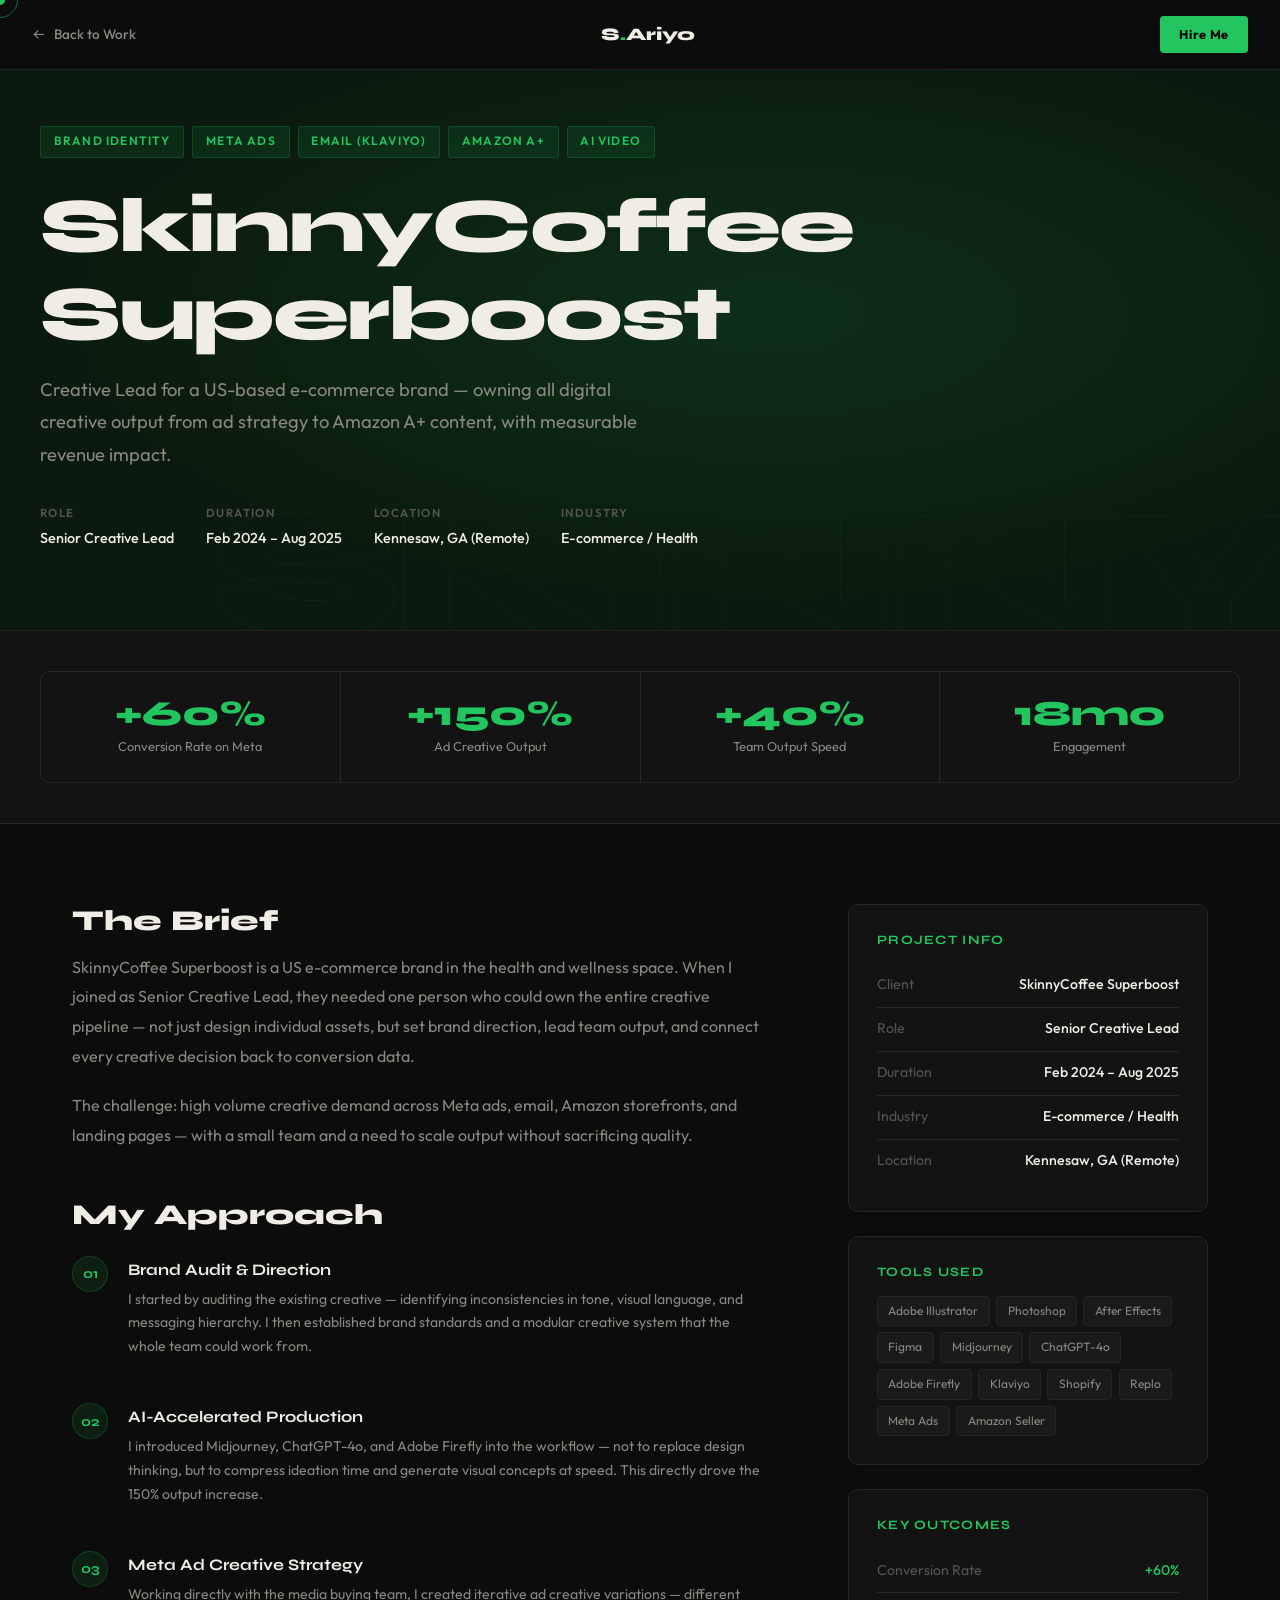
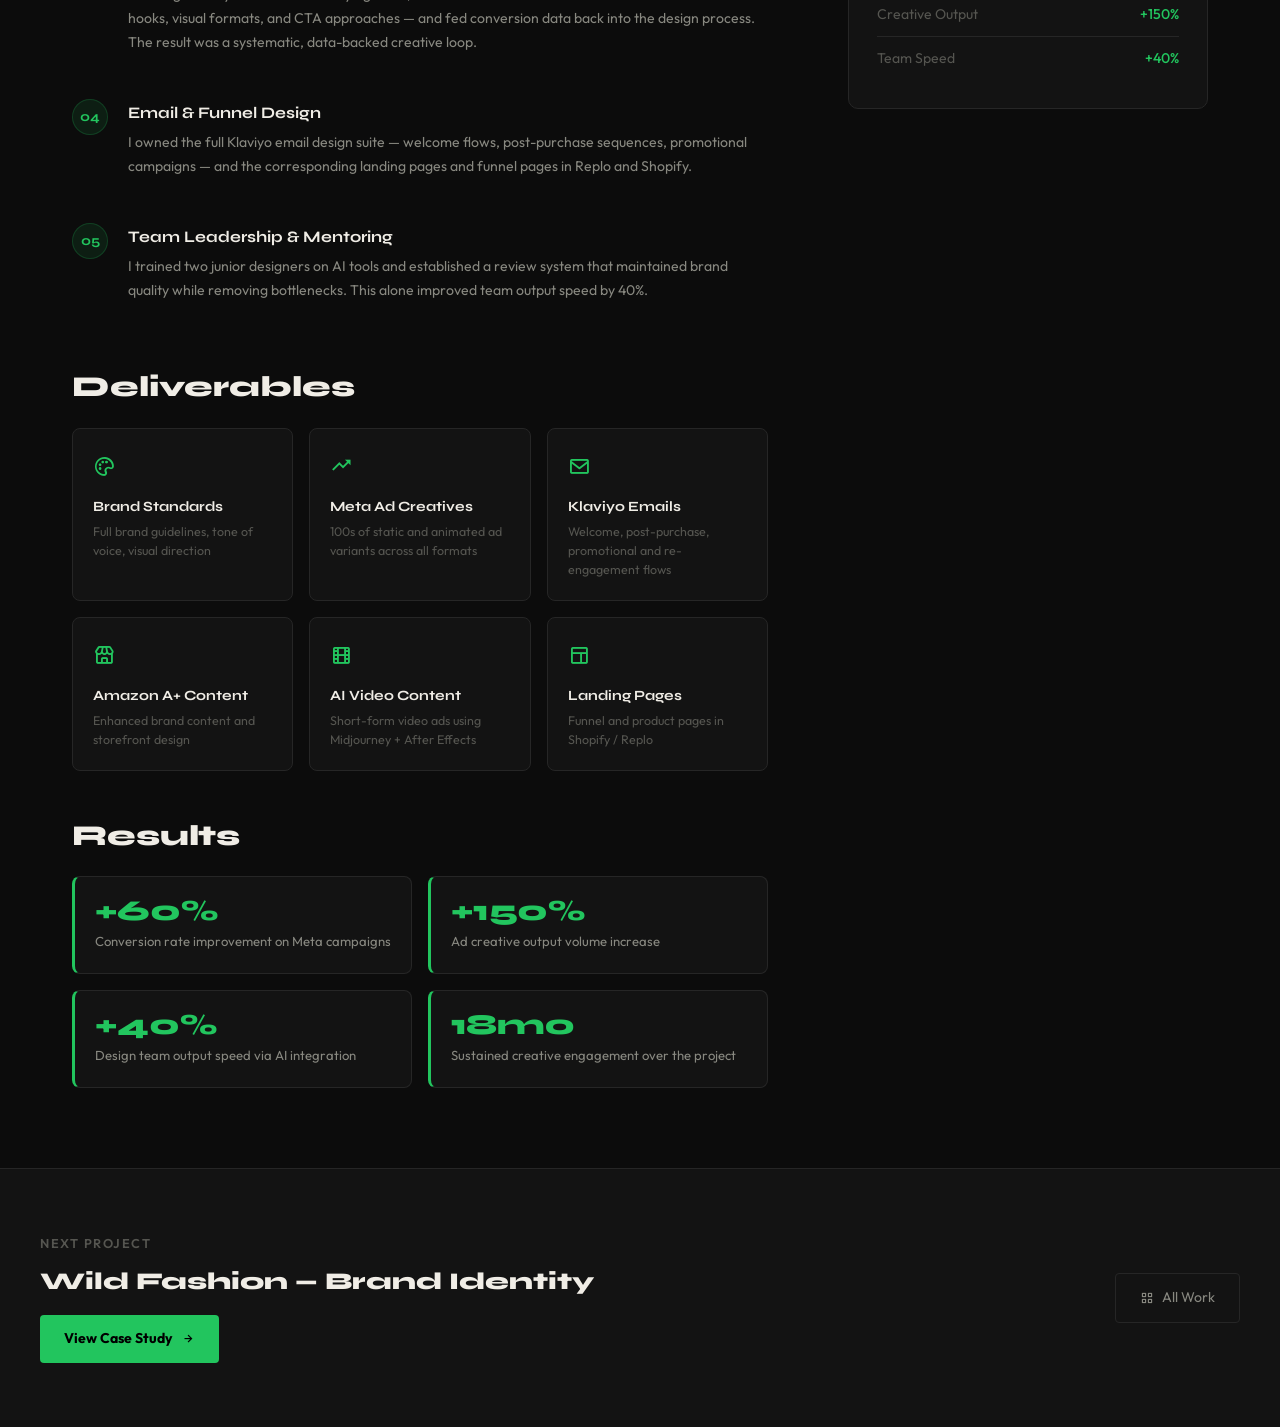
<file: project-skinny-coffee.html>
<!doctype html>
<html lang="en">
  <head>
    <meta charset="UTF-8" />
    <meta name="viewport" content="width=device-width, initial-scale=1.0" />
    <title>SkinnyCoffee Superboost — Stephen Ariyo</title>
    <link rel="preconnect" href="https://fonts.googleapis.com" />
    <link rel="preconnect" href="https://fonts.gstatic.com" crossorigin />
    <link
      href="https://fonts.googleapis.com/css2?family=Syne:wght@400;500;600;700;800&family=Outfit:wght@300;400;500;600&display=swap"
      rel="stylesheet"
    />
    <link
      href="https://unpkg.com/boxicons@2.1.4/css/boxicons.min.css"
      rel="stylesheet"
    />
    <style>
      :root {
        --bg: #0c0c0c;
        --bg2: #131313;
        --bg3: #1a1a1a;
        --border: #262626;
        --text: #f0ede6;
        --text2: #888880;
        --text3: #555550;
        --accent: #22c55e;
        --accent2: #4ade80;
      }
      *,
      *::before,
      *::after {
        box-sizing: border-box;
        margin: 0;
        padding: 0;
      }
      html {
        scroll-behavior: smooth;
      }
      body {
        background: var(--bg);
        color: var(--text);
        font-family: "Outfit", sans-serif;
        line-height: 1.7;
        overflow-x: hidden;
        cursor: none;
      }
      .cursor {
        position: fixed;
        width: 10px;
        height: 10px;
        background: var(--accent);
        border-radius: 50%;
        pointer-events: none;
        z-index: 9999;
        transform: translate(-50%, -50%);
        transition:
          width 0.2s,
          height 0.2s;
      }
      .cursor-ring {
        position: fixed;
        width: 36px;
        height: 36px;
        border: 1.5px solid var(--accent);
        border-radius: 50%;
        pointer-events: none;
        z-index: 9998;
        transform: translate(-50%, -50%);
        opacity: 0.5;
      }
      ::-webkit-scrollbar {
        width: 4px;
      }
      ::-webkit-scrollbar-track {
        background: var(--bg);
      }
      ::-webkit-scrollbar-thumb {
        background: var(--accent);
        border-radius: 2px;
      }
      h1,
      h2,
      h3 {
        font-family: "Syne", sans-serif;
        font-weight: 700;
        line-height: 1.15;
      }
      a {
        text-decoration: none;
        color: inherit;
      }

      /* NAV */
      .project-nav {
        position: fixed;
        top: 0;
        left: 0;
        right: 0;
        z-index: 1000;
        background: rgba(12, 12, 12, 0.95);
        backdrop-filter: blur(12px);
        border-bottom: 1px solid var(--border);
        height: 70px;
        display: flex;
        align-items: center;
        padding: 0 2rem;
        justify-content: space-between;
      }
      .back-btn {
        display: flex;
        align-items: center;
        gap: 8px;
        color: var(--text2);
        font-size: 0.85rem;
        font-weight: 500;
        transition: color 0.2s;
      }
      .back-btn:hover {
        color: var(--accent);
      }
      .nav-logo {
        font-family: "Syne", sans-serif;
        font-weight: 800;
        font-size: 1.1rem;
      }
      .nav-logo span {
        color: var(--accent);
      }
      .hire-btn {
        background: var(--accent);
        color: #000;
        font-size: 0.8rem;
        font-weight: 700;
        padding: 0.5rem 1.2rem;
        border-radius: 4px;
        transition: opacity 0.2s;
        letter-spacing: 0.05em;
      }
      .hire-btn:hover {
        opacity: 0.85;
      }

      /* HERO */
      .project-hero {
        min-height: 70vh;
        display: flex;
        align-items: flex-end;
        padding: 120px 2rem 5rem;
        position: relative;
        overflow: hidden;
      }
      .hero-bg {
        position: absolute;
        inset: 0;
        background: #0b1a0e;
      }
      .hero-bg::before {
        content: "";
        position: absolute;
        inset: 0;
        background: radial-gradient(
          ellipse at 60% 50%,
          rgba(34, 197, 94, 0.12) 0%,
          transparent 65%
        );
      }
      .hero-bg-text {
        position: absolute;
        right: -1rem;
        bottom: -2rem;
        font-family: "Syne", sans-serif;
        font-weight: 800;
        font-size: clamp(6rem, 14vw, 14rem);
        color: transparent;
        -webkit-text-stroke: 1px rgba(34, 197, 94, 0.06);
        pointer-events: none;
        letter-spacing: -0.05em;
        line-height: 1;
        user-select: none;
      }
      .hero-content {
        max-width: 1200px;
        width: 100%;
        margin: 0 auto;
        position: relative;
        z-index: 1;
      }
      .project-tag-row {
        display: flex;
        gap: 0.5rem;
        flex-wrap: wrap;
        margin-bottom: 1.5rem;
      }
      .ptag {
        font-size: 0.75rem;
        font-weight: 600;
        letter-spacing: 0.1em;
        text-transform: uppercase;
        padding: 0.3rem 0.8rem;
        border-radius: 3px;
        background: rgba(34, 197, 94, 0.1);
        color: var(--accent);
        border: 1px solid rgba(34, 197, 94, 0.2);
      }
      .project-hero h1 {
        font-size: clamp(2.5rem, 6vw, 5rem);
        font-weight: 800;
        letter-spacing: -0.03em;
        margin-bottom: 1rem;
      }
      .project-hero .sub {
        color: var(--text2);
        font-size: 1.15rem;
        max-width: 600px;
        line-height: 1.75;
        margin-bottom: 2rem;
      }
      .hero-meta {
        display: flex;
        gap: 2rem;
        flex-wrap: wrap;
      }
      .meta-item {
      }
      .meta-label {
        font-size: 0.72rem;
        text-transform: uppercase;
        letter-spacing: 0.12em;
        color: var(--text3);
        font-weight: 600;
        margin-bottom: 0.2rem;
      }
      .meta-value {
        font-size: 0.9rem;
        color: var(--text);
        font-weight: 500;
      }

      /* STATS BAR */
      .stats-bar {
        background: var(--bg2);
        border-top: 1px solid var(--border);
        border-bottom: 1px solid var(--border);
        padding: 2.5rem 2rem;
      }
      .stats-bar-inner {
        max-width: 1200px;
        margin: 0 auto;
        display: grid;
        grid-template-columns: repeat(4, 1fr);
        gap: 1px;
        background: var(--border);
        border: 1px solid var(--border);
        border-radius: 10px;
        overflow: hidden;
      }
      .stat-item {
        background: var(--bg2);
        padding: 1.5rem 2rem;
        text-align: center;
      }
      .stat-item .num {
        font-family: "Syne", sans-serif;
        font-size: 2.2rem;
        font-weight: 800;
        color: var(--accent);
        line-height: 1;
        margin-bottom: 0.3rem;
      }
      .stat-item .lbl {
        font-size: 0.8rem;
        color: var(--text2);
      }

      /* CONTENT */
      .project-content {
        max-width: 1200px;
        margin: 0 auto;
        padding: 5rem 2rem;
      }
      .content-grid {
        display: grid;
        grid-template-columns: 1fr 360px;
        gap: 5rem;
        align-items: start;
      }
      .content-main h2 {
        font-size: 1.8rem;
        font-weight: 800;
        margin-bottom: 1rem;
        margin-top: 3rem;
      }
      .content-main h2:first-child {
        margin-top: 0;
      }
      .content-main p {
        color: var(--text2);
        line-height: 1.85;
        margin-bottom: 1.25rem;
      }
      .content-main ul {
        color: var(--text2);
        line-height: 1.85;
        padding-left: 1.5rem;
        margin-bottom: 1.25rem;
      }
      .content-main ul li {
        margin-bottom: 0.5rem;
      }
      .content-main ul li::marker {
        color: var(--accent);
      }

      /* SIDEBAR */
      .content-sidebar {
        position: sticky;
        top: 90px;
      }
      .sidebar-card {
        background: var(--bg2);
        border: 1px solid var(--border);
        border-radius: 10px;
        padding: 1.75rem;
        margin-bottom: 1.5rem;
      }
      .sidebar-card h3 {
        font-size: 0.8rem;
        font-weight: 700;
        text-transform: uppercase;
        letter-spacing: 0.1em;
        color: var(--accent);
        margin-bottom: 1rem;
      }
      .sidebar-item {
        display: flex;
        justify-content: space-between;
        padding: 0.6rem 0;
        border-bottom: 1px solid var(--border);
        font-size: 0.88rem;
      }
      .sidebar-item:last-child {
        border-bottom: none;
      }
      .sidebar-item .k {
        color: var(--text3);
      }
      .sidebar-item .v {
        color: var(--text);
        font-weight: 500;
        text-align: right;
      }
      .tool-list {
        display: flex;
        flex-wrap: wrap;
        gap: 0.4rem;
      }
      .tool-chip {
        background: var(--bg3);
        border: 1px solid var(--border);
        border-radius: 4px;
        padding: 0.25rem 0.65rem;
        font-size: 0.75rem;
        color: var(--text2);
      }

      /* DELIVERABLES GRID */
      .deliverables-grid {
        display: grid;
        grid-template-columns: repeat(auto-fill, minmax(200px, 1fr));
        gap: 1rem;
        margin-top: 1.5rem;
      }
      .deliverable-card {
        background: var(--bg2);
        border: 1px solid var(--border);
        border-radius: 8px;
        padding: 1.25rem;
      }
      .deliverable-card .icon {
        font-size: 1.4rem;
        color: var(--accent);
        margin-bottom: 0.5rem;
      }
      .deliverable-card .title {
        font-family: "Syne", sans-serif;
        font-size: 0.88rem;
        font-weight: 700;
        margin-bottom: 0.3rem;
      }
      .deliverable-card .desc {
        font-size: 0.78rem;
        color: var(--text3);
        line-height: 1.5;
      }

      /* PROCESS STEPS */
      .process-steps {
        display: flex;
        flex-direction: column;
        gap: 1.5rem;
        margin-top: 1.5rem;
      }
      .process-step {
        display: flex;
        gap: 1.25rem;
        align-items: flex-start;
      }
      .step-num {
        width: 36px;
        height: 36px;
        background: rgba(34, 197, 94, 0.1);
        border: 1px solid rgba(34, 197, 94, 0.2);
        border-radius: 50%;
        display: flex;
        align-items: center;
        justify-content: center;
        font-family: "Syne", sans-serif;
        font-size: 0.85rem;
        font-weight: 700;
        color: var(--accent);
        flex-shrink: 0;
      }
      .step-body h4 {
        font-family: "Syne", sans-serif;
        font-size: 1rem;
        font-weight: 700;
        margin-bottom: 0.3rem;
      }
      .step-body p {
        font-size: 0.88rem;
        color: var(--text2);
        line-height: 1.7;
      }

      /* RESULTS HIGHLIGHTS */
      .results-grid {
        display: grid;
        grid-template-columns: 1fr 1fr;
        gap: 1rem;
        margin-top: 1.5rem;
      }
      .result-card {
        background: var(--bg2);
        border: 1px solid var(--border);
        border-left: 3px solid var(--accent);
        border-radius: 8px;
        padding: 1.25rem;
      }
      .result-card .r-num {
        font-family: "Syne", sans-serif;
        font-size: 1.8rem;
        font-weight: 800;
        color: var(--accent);
        line-height: 1;
      }
      .result-card .r-label {
        font-size: 0.82rem;
        color: var(--text2);
        margin-top: 0.3rem;
      }

      /* NEXT PROJECT */
      .next-project {
        background: var(--bg2);
        border-top: 1px solid var(--border);
        padding: 4rem 2rem;
      }
      .next-inner {
        max-width: 1200px;
        margin: 0 auto;
        display: flex;
        justify-content: space-between;
        align-items: center;
        gap: 2rem;
        flex-wrap: wrap;
      }
      .next-label {
        font-size: 0.8rem;
        text-transform: uppercase;
        letter-spacing: 0.12em;
        color: var(--text3);
        font-weight: 600;
        margin-bottom: 0.5rem;
      }
      .next-title {
        font-family: "Syne", sans-serif;
        font-size: 1.5rem;
        font-weight: 800;
        margin-bottom: 0.75rem;
      }
      .next-btn {
        display: inline-flex;
        align-items: center;
        gap: 8px;
        background: var(--accent);
        color: #000;
        font-weight: 700;
        font-size: 0.88rem;
        padding: 0.75rem 1.5rem;
        border-radius: 4px;
        transition: opacity 0.2s;
      }
      .next-btn:hover {
        opacity: 0.85;
      }
      .all-work-btn {
        display: inline-flex;
        align-items: center;
        gap: 8px;
        background: transparent;
        color: var(--text2);
        font-size: 0.88rem;
        padding: 0.75rem 1.5rem;
        border-radius: 4px;
        border: 1px solid var(--border);
        transition: all 0.2s;
      }
      .all-work-btn:hover {
        border-color: var(--text2);
        color: var(--text);
      }

      /* FADE */
      .fade-up {
        opacity: 0;
        transform: translateY(24px);
        transition:
          opacity 0.6s ease,
          transform 0.6s ease;
      }
      .fade-up.visible {
        opacity: 1;
        transform: none;
      }

      @media (max-width: 900px) {
        .content-grid {
          grid-template-columns: 1fr;
        }
        .content-sidebar {
          position: static;
        }
        .stats-bar-inner {
          grid-template-columns: 1fr 1fr;
        }
        .results-grid {
          grid-template-columns: 1fr;
        }
      }
      @media (max-width: 600px) {
        .stats-bar-inner {
          grid-template-columns: 1fr 1fr;
        }
        .project-hero h1 {
          font-size: 2.5rem;
        }
        .hero-meta {
          gap: 1rem;
        }
        .next-inner {
          flex-direction: column;
          align-items: flex-start;
        }
      }
    </style>
  </head>
  <body>
    <div class="cursor" id="cursor"></div>
    <div class="cursor-ring" id="cursor-ring"></div>

    <nav class="project-nav">
      <a href="index.html#portfolio" class="back-btn"
        ><i class="bx bx-arrow-back"></i> Back to Work</a
      >
      <a href="index.html" class="nav-logo">S<span>.</span>Ariyo</a>
      <a href="index.html#contact" class="hire-btn">Hire Me</a>
    </nav>

    <div class="project-hero">
      <div class="hero-bg"></div>
      <div class="hero-bg-text">SKINNY</div>
      <div class="hero-content">
        <div class="project-tag-row">
          <span class="ptag">Brand Identity</span>
          <span class="ptag">Meta Ads</span>
          <span class="ptag">Email (Klaviyo)</span>
          <span class="ptag">Amazon A+</span>
          <span class="ptag">AI Video</span>
        </div>
        <h1>SkinnyCoffee<br />Superboost</h1>
        <p class="sub">
          Creative Lead for a US-based e-commerce brand — owning all digital
          creative output from ad strategy to Amazon A+ content, with measurable
          revenue impact.
        </p>
        <div class="hero-meta">
          <div class="meta-item">
            <div class="meta-label">Role</div>
            <div class="meta-value">Senior Creative Lead</div>
          </div>
          <div class="meta-item">
            <div class="meta-label">Duration</div>
            <div class="meta-value">Feb 2024 – Aug 2025</div>
          </div>
          <div class="meta-item">
            <div class="meta-label">Location</div>
            <div class="meta-value">Kennesaw, GA (Remote)</div>
          </div>
          <div class="meta-item">
            <div class="meta-label">Industry</div>
            <div class="meta-value">E-commerce / Health</div>
          </div>
        </div>
      </div>
    </div>

    <div class="stats-bar">
      <div class="stats-bar-inner">
        <div class="stat-item">
          <div class="num">+60%</div>
          <div class="lbl">Conversion Rate on Meta</div>
        </div>
        <div class="stat-item">
          <div class="num">+150%</div>
          <div class="lbl">Ad Creative Output</div>
        </div>
        <div class="stat-item">
          <div class="num">+40%</div>
          <div class="lbl">Team Output Speed</div>
        </div>
        <div class="stat-item">
          <div class="num">18mo</div>
          <div class="lbl">Engagement</div>
        </div>
      </div>
    </div>

    <div class="project-content">
      <div class="content-grid">
        <div class="content-main fade-up">
          <h2>The Brief</h2>
          <p>
            SkinnyCoffee Superboost is a US e-commerce brand in the health and
            wellness space. When I joined as Senior Creative Lead, they needed
            one person who could own the entire creative pipeline — not just
            design individual assets, but set brand direction, lead team output,
            and connect every creative decision back to conversion data.
          </p>
          <p>
            The challenge: high volume creative demand across Meta ads, email,
            Amazon storefronts, and landing pages — with a small team and a need
            to scale output without sacrificing quality.
          </p>

          <h2>My Approach</h2>
          <div class="process-steps">
            <div class="process-step">
              <div class="step-num">01</div>
              <div class="step-body">
                <h4>Brand Audit & Direction</h4>
                <p>
                  I started by auditing the existing creative — identifying
                  inconsistencies in tone, visual language, and messaging
                  hierarchy. I then established brand standards and a modular
                  creative system that the whole team could work from.
                </p>
              </div>
            </div>
            <div class="process-step">
              <div class="step-num">02</div>
              <div class="step-body">
                <h4>AI-Accelerated Production</h4>
                <p>
                  I introduced Midjourney, ChatGPT-4o, and Adobe Firefly into
                  the workflow — not to replace design thinking, but to compress
                  ideation time and generate visual concepts at speed. This
                  directly drove the 150% output increase.
                </p>
              </div>
            </div>
            <div class="process-step">
              <div class="step-num">03</div>
              <div class="step-body">
                <h4>Meta Ad Creative Strategy</h4>
                <p>
                  Working directly with the media buying team, I created
                  iterative ad creative variations — different hooks, visual
                  formats, and CTA approaches — and fed conversion data back
                  into the design process. The result was a systematic,
                  data-backed creative loop.
                </p>
              </div>
            </div>
            <div class="process-step">
              <div class="step-num">04</div>
              <div class="step-body">
                <h4>Email & Funnel Design</h4>
                <p>
                  I owned the full Klaviyo email design suite — welcome flows,
                  post-purchase sequences, promotional campaigns — and the
                  corresponding landing pages and funnel pages in Replo and
                  Shopify.
                </p>
              </div>
            </div>
            <div class="process-step">
              <div class="step-num">05</div>
              <div class="step-body">
                <h4>Team Leadership & Mentoring</h4>
                <p>
                  I trained two junior designers on AI tools and established a
                  review system that maintained brand quality while removing
                  bottlenecks. This alone improved team output speed by 40%.
                </p>
              </div>
            </div>
          </div>

          <h2>Deliverables</h2>
          <div class="deliverables-grid">
            <div class="deliverable-card">
              <div class="icon"><i class="bx bx-palette"></i></div>
              <div class="title">Brand Standards</div>
              <div class="desc">
                Full brand guidelines, tone of voice, visual direction
              </div>
            </div>
            <div class="deliverable-card">
              <div class="icon"><i class="bx bx-trending-up"></i></div>
              <div class="title">Meta Ad Creatives</div>
              <div class="desc">
                100s of static and animated ad variants across all formats
              </div>
            </div>
            <div class="deliverable-card">
              <div class="icon"><i class="bx bx-envelope"></i></div>
              <div class="title">Klaviyo Emails</div>
              <div class="desc">
                Welcome, post-purchase, promotional and re-engagement flows
              </div>
            </div>
            <div class="deliverable-card">
              <div class="icon"><i class="bx bx-store"></i></div>
              <div class="title">Amazon A+ Content</div>
              <div class="desc">
                Enhanced brand content and storefront design
              </div>
            </div>
            <div class="deliverable-card">
              <div class="icon"><i class="bx bx-film"></i></div>
              <div class="title">AI Video Content</div>
              <div class="desc">
                Short-form video ads using Midjourney + After Effects
              </div>
            </div>
            <div class="deliverable-card">
              <div class="icon"><i class="bx bx-layout"></i></div>
              <div class="title">Landing Pages</div>
              <div class="desc">
                Funnel and product pages in Shopify / Replo
              </div>
            </div>
          </div>

          <h2>Results</h2>
          <div class="results-grid">
            <div class="result-card">
              <div class="r-num">+60%</div>
              <div class="r-label">
                Conversion rate improvement on Meta campaigns
              </div>
            </div>
            <div class="result-card">
              <div class="r-num">+150%</div>
              <div class="r-label">Ad creative output volume increase</div>
            </div>
            <div class="result-card">
              <div class="r-num">+40%</div>
              <div class="r-label">
                Design team output speed via AI integration
              </div>
            </div>
            <div class="result-card">
              <div class="r-num">18mo</div>
              <div class="r-label">
                Sustained creative engagement over the project
              </div>
            </div>
          </div>
        </div>

        <div class="content-sidebar">
          <div class="sidebar-card">
            <h3>Project Info</h3>
            <div class="sidebar-item">
              <span class="k">Client</span
              ><span class="v">SkinnyCoffee Superboost</span>
            </div>
            <div class="sidebar-item">
              <span class="k">Role</span
              ><span class="v">Senior Creative Lead</span>
            </div>
            <div class="sidebar-item">
              <span class="k">Duration</span
              ><span class="v">Feb 2024 – Aug 2025</span>
            </div>
            <div class="sidebar-item">
              <span class="k">Industry</span
              ><span class="v">E-commerce / Health</span>
            </div>
            <div class="sidebar-item">
              <span class="k">Location</span
              ><span class="v">Kennesaw, GA (Remote)</span>
            </div>
          </div>
          <div class="sidebar-card">
            <h3>Tools Used</h3>
            <div class="tool-list">
              <span class="tool-chip">Adobe Illustrator</span>
              <span class="tool-chip">Photoshop</span>
              <span class="tool-chip">After Effects</span>
              <span class="tool-chip">Figma</span>
              <span class="tool-chip">Midjourney</span>
              <span class="tool-chip">ChatGPT-4o</span>
              <span class="tool-chip">Adobe Firefly</span>
              <span class="tool-chip">Klaviyo</span>
              <span class="tool-chip">Shopify</span>
              <span class="tool-chip">Replo</span>
              <span class="tool-chip">Meta Ads</span>
              <span class="tool-chip">Amazon Seller</span>
            </div>
          </div>
          <div class="sidebar-card">
            <h3>Key Outcomes</h3>
            <div class="sidebar-item">
              <span class="k">Conversion Rate</span
              ><span class="v" style="color: var(--accent)">+60%</span>
            </div>
            <div class="sidebar-item">
              <span class="k">Creative Output</span
              ><span class="v" style="color: var(--accent)">+150%</span>
            </div>
            <div class="sidebar-item">
              <span class="k">Team Speed</span
              ><span class="v" style="color: var(--accent)">+40%</span>
            </div>
          </div>
        </div>
      </div>
    </div>

    <div class="next-project">
      <div class="next-inner">
        <div>
          <div class="next-label">Next Project</div>
          <div class="next-title">Wild Fashion — Brand Identity</div>
          <a href="project-wild-fashion.html" class="next-btn"
            >View Case Study <i class="bx bx-right-arrow-alt"></i
          ></a>
        </div>
        <a href="index.html#portfolio" class="all-work-btn"
          ><i class="bx bx-grid-alt"></i> All Work</a
        >
      </div>
    </div>

    <script>
      const cursor = document.getElementById("cursor"),
        ring = document.getElementById("cursor-ring");
      let mx = 0,
        my = 0,
        rx = 0,
        ry = 0;
      document.addEventListener("mousemove", (e) => {
        mx = e.clientX;
        my = e.clientY;
        cursor.style.left = mx + "px";
        cursor.style.top = my + "px";
      });
      (function a() {
        rx += (mx - rx) * 0.12;
        ry += (my - ry) * 0.12;
        ring.style.left = rx + "px";
        ring.style.top = ry + "px";
        requestAnimationFrame(a);
      })();
      const obs = new IntersectionObserver(
        (entries) =>
          entries.forEach((e) => {
            if (e.isIntersecting) e.target.classList.add("visible");
          }),
        { threshold: 0.1 },
      );
      document.querySelectorAll(".fade-up").forEach((el) => obs.observe(el));
    </script>
  </body>
</html>
</file>
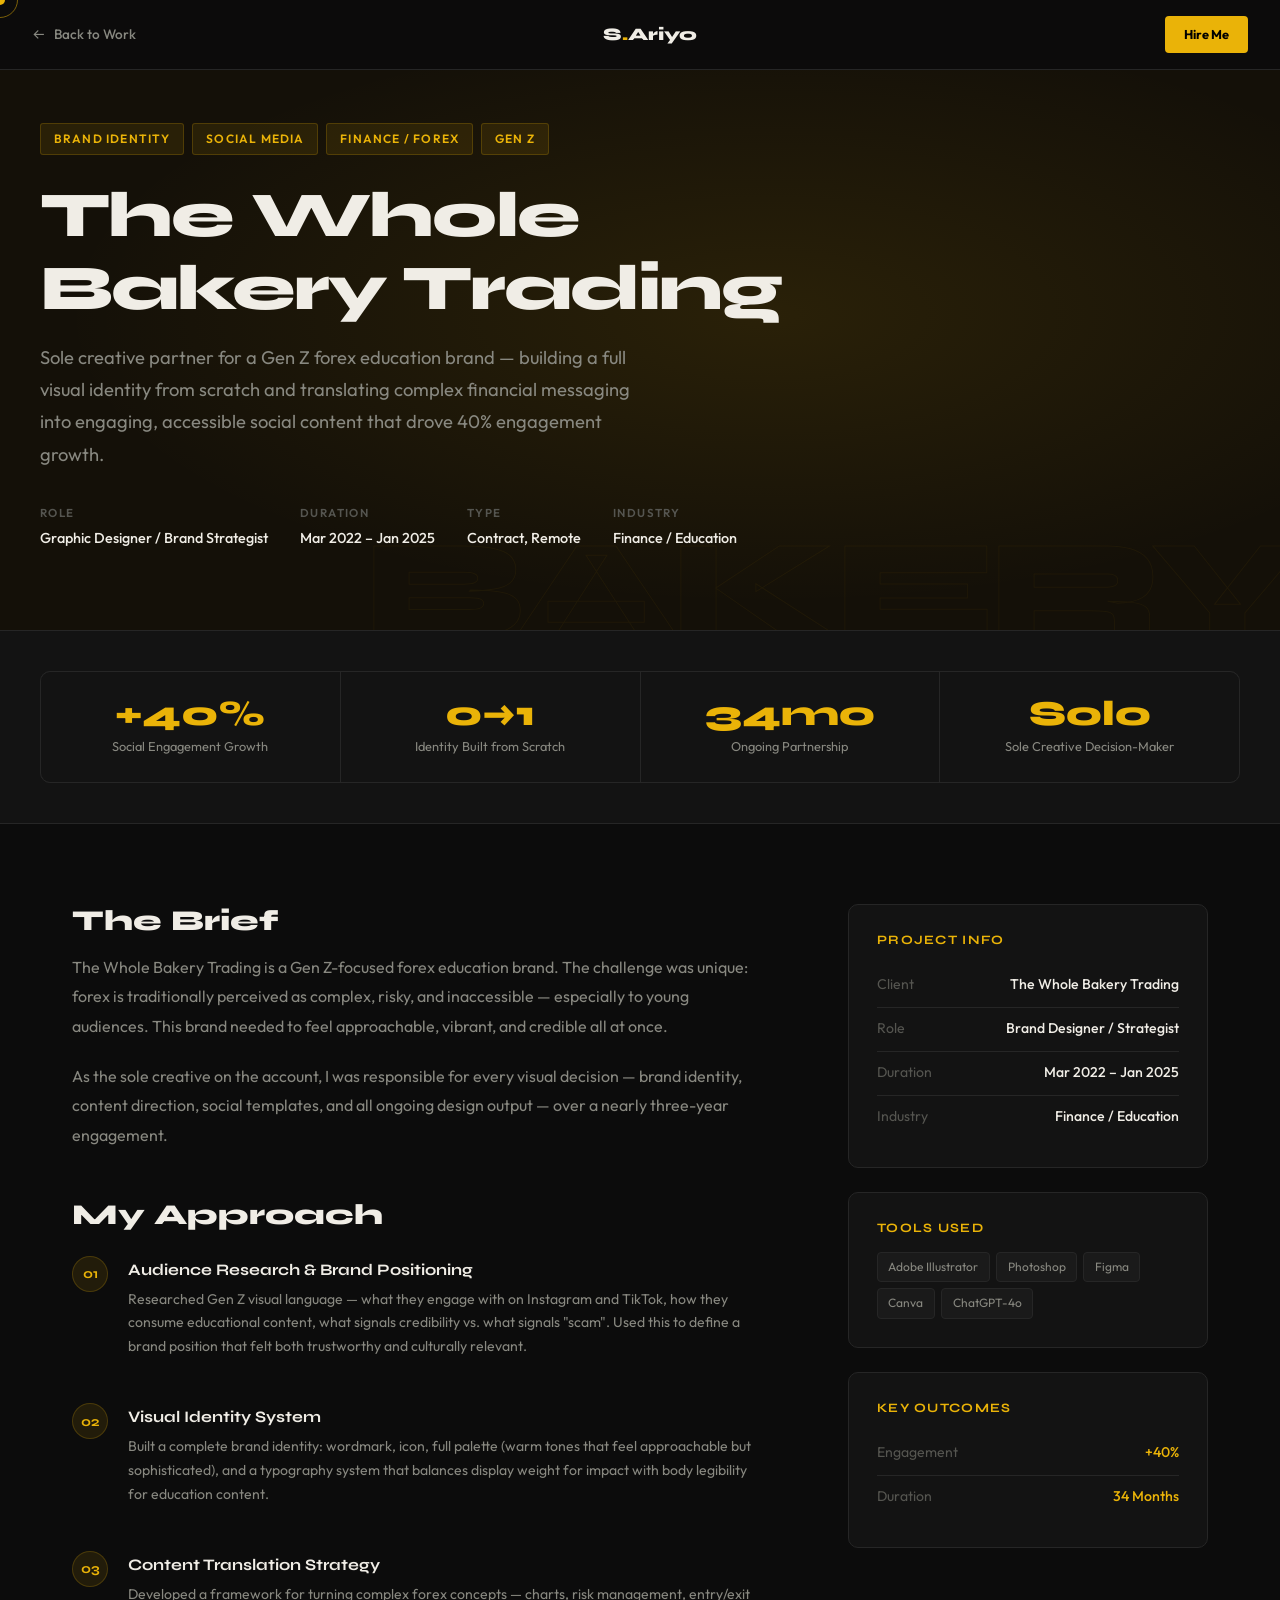
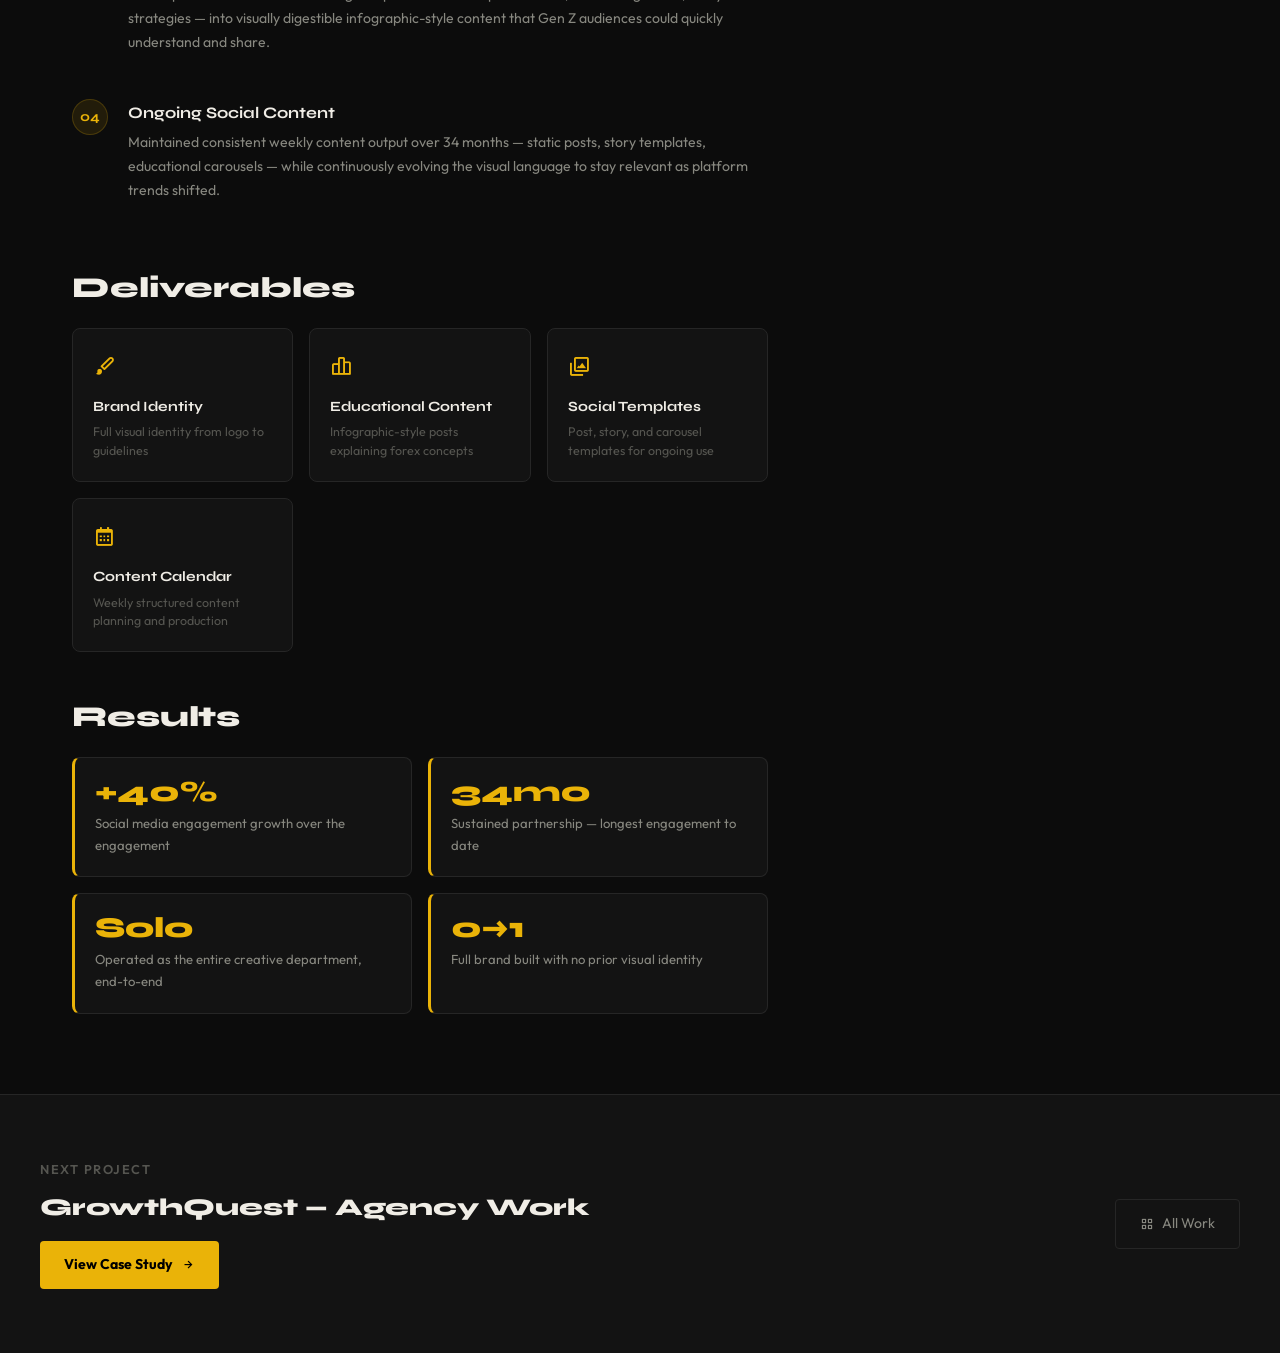
<file: project-whole-bakery.html>
<!doctype html>
<html lang="en">
  <head>
    <meta charset="UTF-8" />
    <meta name="viewport" content="width=device-width, initial-scale=1.0" />
    <title>The Whole Bakery Trading — Stephen Ariyo</title>
    <link rel="preconnect" href="https://fonts.googleapis.com" />
    <link rel="preconnect" href="https://fonts.gstatic.com" crossorigin />
    <link
      href="https://fonts.googleapis.com/css2?family=Syne:wght@400;500;600;700;800&family=Outfit:wght@300;400;500;600&display=swap"
      rel="stylesheet"
    />
    <link
      href="https://unpkg.com/boxicons@2.1.4/css/boxicons.min.css"
      rel="stylesheet"
    />
    <style>
      :root {
        --bg: #0c0c0c;
        --bg2: #131313;
        --bg3: #1a1a1a;
        --border: #262626;
        --text: #f0ede6;
        --text2: #888880;
        --text3: #555550;
        --accent: #eab308;
        --accent2: #facc15;
      }
      *,
      *::before,
      *::after {
        box-sizing: border-box;
        margin: 0;
        padding: 0;
      }
      html {
        scroll-behavior: smooth;
      }
      body {
        background: var(--bg);
        color: var(--text);
        font-family: "Outfit", sans-serif;
        line-height: 1.7;
        overflow-x: hidden;
        cursor: none;
      }
      .cursor {
        position: fixed;
        width: 10px;
        height: 10px;
        background: var(--accent);
        border-radius: 50%;
        pointer-events: none;
        z-index: 9999;
        transform: translate(-50%, -50%);
      }
      .cursor-ring {
        position: fixed;
        width: 36px;
        height: 36px;
        border: 1.5px solid var(--accent);
        border-radius: 50%;
        pointer-events: none;
        z-index: 9998;
        transform: translate(-50%, -50%);
        opacity: 0.5;
      }
      ::-webkit-scrollbar {
        width: 4px;
      }
      ::-webkit-scrollbar-track {
        background: var(--bg);
      }
      ::-webkit-scrollbar-thumb {
        background: var(--accent);
        border-radius: 2px;
      }
      h1,
      h2,
      h3 {
        font-family: "Syne", sans-serif;
        font-weight: 700;
        line-height: 1.15;
      }
      a {
        text-decoration: none;
        color: inherit;
      }
      .project-nav {
        position: fixed;
        top: 0;
        left: 0;
        right: 0;
        z-index: 1000;
        background: rgba(12, 12, 12, 0.95);
        backdrop-filter: blur(12px);
        border-bottom: 1px solid var(--border);
        height: 70px;
        display: flex;
        align-items: center;
        padding: 0 2rem;
        justify-content: space-between;
      }
      .back-btn {
        display: flex;
        align-items: center;
        gap: 8px;
        color: var(--text2);
        font-size: 0.85rem;
        font-weight: 500;
        transition: color 0.2s;
      }
      .back-btn:hover {
        color: var(--accent);
      }
      .nav-logo {
        font-family: "Syne", sans-serif;
        font-weight: 800;
        font-size: 1.1rem;
      }
      .nav-logo span {
        color: var(--accent);
      }
      .hire-btn {
        background: var(--accent);
        color: #000;
        font-size: 0.8rem;
        font-weight: 700;
        padding: 0.5rem 1.2rem;
        border-radius: 4px;
        transition: opacity 0.2s;
      }
      .hire-btn:hover {
        opacity: 0.85;
      }
      .project-hero {
        min-height: 70vh;
        display: flex;
        align-items: flex-end;
        padding: 120px 2rem 5rem;
        position: relative;
        overflow: hidden;
      }
      .hero-bg {
        position: absolute;
        inset: 0;
        background: #141008;
      }
      .hero-bg::before {
        content: "";
        position: absolute;
        inset: 0;
        background: radial-gradient(
          ellipse at 60% 50%,
          rgba(234, 179, 8, 0.1) 0%,
          transparent 65%
        );
      }
      .hero-bg-text {
        position: absolute;
        right: -1rem;
        bottom: -2rem;
        font-family: "Syne", sans-serif;
        font-weight: 800;
        font-size: clamp(5rem, 11vw, 11rem);
        color: transparent;
        -webkit-text-stroke: 1px rgba(234, 179, 8, 0.05);
        pointer-events: none;
        letter-spacing: -0.05em;
        line-height: 1;
        user-select: none;
      }
      .hero-content {
        max-width: 1200px;
        width: 100%;
        margin: 0 auto;
        position: relative;
        z-index: 1;
      }
      .project-tag-row {
        display: flex;
        gap: 0.5rem;
        flex-wrap: wrap;
        margin-bottom: 1.5rem;
      }
      .ptag {
        font-size: 0.75rem;
        font-weight: 600;
        letter-spacing: 0.1em;
        text-transform: uppercase;
        padding: 0.3rem 0.8rem;
        border-radius: 3px;
        background: rgba(234, 179, 8, 0.1);
        color: var(--accent);
        border: 1px solid rgba(234, 179, 8, 0.2);
      }
      .project-hero h1 {
        font-size: clamp(2rem, 5vw, 4.5rem);
        font-weight: 800;
        letter-spacing: -0.03em;
        margin-bottom: 1rem;
      }
      .project-hero .sub {
        color: var(--text2);
        font-size: 1.15rem;
        max-width: 600px;
        line-height: 1.75;
        margin-bottom: 2rem;
      }
      .hero-meta {
        display: flex;
        gap: 2rem;
        flex-wrap: wrap;
      }
      .meta-label {
        font-size: 0.72rem;
        text-transform: uppercase;
        letter-spacing: 0.12em;
        color: var(--text3);
        font-weight: 600;
        margin-bottom: 0.2rem;
      }
      .meta-value {
        font-size: 0.9rem;
        color: var(--text);
        font-weight: 500;
      }
      .stats-bar {
        background: var(--bg2);
        border-top: 1px solid var(--border);
        border-bottom: 1px solid var(--border);
        padding: 2.5rem 2rem;
      }
      .stats-bar-inner {
        max-width: 1200px;
        margin: 0 auto;
        display: grid;
        grid-template-columns: repeat(4, 1fr);
        gap: 1px;
        background: var(--border);
        border: 1px solid var(--border);
        border-radius: 10px;
        overflow: hidden;
      }
      .stat-item {
        background: var(--bg2);
        padding: 1.5rem 2rem;
        text-align: center;
      }
      .stat-item .num {
        font-family: "Syne", sans-serif;
        font-size: 2.2rem;
        font-weight: 800;
        color: var(--accent);
        line-height: 1;
        margin-bottom: 0.3rem;
      }
      .stat-item .lbl {
        font-size: 0.8rem;
        color: var(--text2);
      }
      .project-content {
        max-width: 1200px;
        margin: 0 auto;
        padding: 5rem 2rem;
      }
      .content-grid {
        display: grid;
        grid-template-columns: 1fr 360px;
        gap: 5rem;
        align-items: start;
      }
      .content-main h2 {
        font-size: 1.8rem;
        font-weight: 800;
        margin-bottom: 1rem;
        margin-top: 3rem;
      }
      .content-main h2:first-child {
        margin-top: 0;
      }
      .content-main p {
        color: var(--text2);
        line-height: 1.85;
        margin-bottom: 1.25rem;
      }
      .content-main ul {
        color: var(--text2);
        line-height: 1.85;
        padding-left: 1.5rem;
        margin-bottom: 1.25rem;
      }
      .content-main ul li {
        margin-bottom: 0.5rem;
      }
      .content-main ul li::marker {
        color: var(--accent);
      }
      .content-sidebar {
        position: sticky;
        top: 90px;
      }
      .sidebar-card {
        background: var(--bg2);
        border: 1px solid var(--border);
        border-radius: 10px;
        padding: 1.75rem;
        margin-bottom: 1.5rem;
      }
      .sidebar-card h3 {
        font-size: 0.8rem;
        font-weight: 700;
        text-transform: uppercase;
        letter-spacing: 0.1em;
        color: var(--accent);
        margin-bottom: 1rem;
      }
      .sidebar-item {
        display: flex;
        justify-content: space-between;
        padding: 0.6rem 0;
        border-bottom: 1px solid var(--border);
        font-size: 0.88rem;
      }
      .sidebar-item:last-child {
        border-bottom: none;
      }
      .sidebar-item .k {
        color: var(--text3);
      }
      .sidebar-item .v {
        color: var(--text);
        font-weight: 500;
        text-align: right;
      }
      .tool-list {
        display: flex;
        flex-wrap: wrap;
        gap: 0.4rem;
      }
      .tool-chip {
        background: var(--bg3);
        border: 1px solid var(--border);
        border-radius: 4px;
        padding: 0.25rem 0.65rem;
        font-size: 0.75rem;
        color: var(--text2);
      }
      .deliverables-grid {
        display: grid;
        grid-template-columns: repeat(auto-fill, minmax(200px, 1fr));
        gap: 1rem;
        margin-top: 1.5rem;
      }
      .deliverable-card {
        background: var(--bg2);
        border: 1px solid var(--border);
        border-radius: 8px;
        padding: 1.25rem;
      }
      .deliverable-card .icon {
        font-size: 1.4rem;
        color: var(--accent);
        margin-bottom: 0.5rem;
      }
      .deliverable-card .title {
        font-family: "Syne", sans-serif;
        font-size: 0.88rem;
        font-weight: 700;
        margin-bottom: 0.3rem;
      }
      .deliverable-card .desc {
        font-size: 0.78rem;
        color: var(--text3);
        line-height: 1.5;
      }
      .process-steps {
        display: flex;
        flex-direction: column;
        gap: 1.5rem;
        margin-top: 1.5rem;
      }
      .process-step {
        display: flex;
        gap: 1.25rem;
        align-items: flex-start;
      }
      .step-num {
        width: 36px;
        height: 36px;
        background: rgba(234, 179, 8, 0.1);
        border: 1px solid rgba(234, 179, 8, 0.2);
        border-radius: 50%;
        display: flex;
        align-items: center;
        justify-content: center;
        font-family: "Syne", sans-serif;
        font-size: 0.85rem;
        font-weight: 700;
        color: var(--accent);
        flex-shrink: 0;
      }
      .step-body h4 {
        font-family: "Syne", sans-serif;
        font-size: 1rem;
        font-weight: 700;
        margin-bottom: 0.3rem;
      }
      .step-body p {
        font-size: 0.88rem;
        color: var(--text2);
        line-height: 1.7;
      }
      .results-grid {
        display: grid;
        grid-template-columns: 1fr 1fr;
        gap: 1rem;
        margin-top: 1.5rem;
      }
      .result-card {
        background: var(--bg2);
        border: 1px solid var(--border);
        border-left: 3px solid var(--accent);
        border-radius: 8px;
        padding: 1.25rem;
      }
      .result-card .r-num {
        font-family: "Syne", sans-serif;
        font-size: 1.8rem;
        font-weight: 800;
        color: var(--accent);
        line-height: 1;
      }
      .result-card .r-label {
        font-size: 0.82rem;
        color: var(--text2);
        margin-top: 0.3rem;
      }
      .next-project {
        background: var(--bg2);
        border-top: 1px solid var(--border);
        padding: 4rem 2rem;
      }
      .next-inner {
        max-width: 1200px;
        margin: 0 auto;
        display: flex;
        justify-content: space-between;
        align-items: center;
        gap: 2rem;
        flex-wrap: wrap;
      }
      .next-label {
        font-size: 0.8rem;
        text-transform: uppercase;
        letter-spacing: 0.12em;
        color: var(--text3);
        font-weight: 600;
        margin-bottom: 0.5rem;
      }
      .next-title {
        font-family: "Syne", sans-serif;
        font-size: 1.5rem;
        font-weight: 800;
        margin-bottom: 0.75rem;
      }
      .next-btn {
        display: inline-flex;
        align-items: center;
        gap: 8px;
        background: var(--accent);
        color: #000;
        font-weight: 700;
        font-size: 0.88rem;
        padding: 0.75rem 1.5rem;
        border-radius: 4px;
        transition: opacity 0.2s;
      }
      .next-btn:hover {
        opacity: 0.85;
      }
      .all-work-btn {
        display: inline-flex;
        align-items: center;
        gap: 8px;
        background: transparent;
        color: var(--text2);
        font-size: 0.88rem;
        padding: 0.75rem 1.5rem;
        border-radius: 4px;
        border: 1px solid var(--border);
        transition: all 0.2s;
      }
      .all-work-btn:hover {
        border-color: var(--text2);
        color: var(--text);
      }
      .fade-up {
        opacity: 0;
        transform: translateY(24px);
        transition:
          opacity 0.6s ease,
          transform 0.6s ease;
      }
      .fade-up.visible {
        opacity: 1;
        transform: none;
      }
      @media (max-width: 900px) {
        .content-grid {
          grid-template-columns: 1fr;
        }
        .content-sidebar {
          position: static;
        }
        .stats-bar-inner {
          grid-template-columns: 1fr 1fr;
        }
        .results-grid {
          grid-template-columns: 1fr;
        }
      }
    </style>
  </head>
  <body>
    <div class="cursor" id="cursor"></div>
    <div class="cursor-ring" id="cursor-ring"></div>
    <nav class="project-nav">
      <a href="index.html#portfolio" class="back-btn"
        ><i class="bx bx-arrow-back"></i> Back to Work</a
      >
      <a href="index.html" class="nav-logo">S<span>.</span>Ariyo</a>
      <a href="index.html#contact" class="hire-btn">Hire Me</a>
    </nav>
    <div class="project-hero">
      <div class="hero-bg"></div>
      <div class="hero-bg-text">BAKERY</div>
      <div class="hero-content">
        <div class="project-tag-row">
          <span class="ptag">Brand Identity</span
          ><span class="ptag">Social Media</span
          ><span class="ptag">Finance / Forex</span
          ><span class="ptag">Gen Z</span>
        </div>
        <h1>The Whole<br />Bakery Trading</h1>
        <p class="sub">
          Sole creative partner for a Gen Z forex education brand — building a
          full visual identity from scratch and translating complex financial
          messaging into engaging, accessible social content that drove 40%
          engagement growth.
        </p>
        <div class="hero-meta">
          <div class="meta-item">
            <div class="meta-label">Role</div>
            <div class="meta-value">Graphic Designer / Brand Strategist</div>
          </div>
          <div class="meta-item">
            <div class="meta-label">Duration</div>
            <div class="meta-value">Mar 2022 – Jan 2025</div>
          </div>
          <div class="meta-item">
            <div class="meta-label">Type</div>
            <div class="meta-value">Contract, Remote</div>
          </div>
          <div class="meta-item">
            <div class="meta-label">Industry</div>
            <div class="meta-value">Finance / Education</div>
          </div>
        </div>
      </div>
    </div>
    <div class="stats-bar">
      <div class="stats-bar-inner">
        <div class="stat-item">
          <div class="num">+40%</div>
          <div class="lbl">Social Engagement Growth</div>
        </div>
        <div class="stat-item">
          <div class="num">0→1</div>
          <div class="lbl">Identity Built from Scratch</div>
        </div>
        <div class="stat-item">
          <div class="num">34mo</div>
          <div class="lbl">Ongoing Partnership</div>
        </div>
        <div class="stat-item">
          <div class="num">Solo</div>
          <div class="lbl">Sole Creative Decision-Maker</div>
        </div>
      </div>
    </div>
    <div class="project-content">
      <div class="content-grid">
        <div class="content-main fade-up">
          <h2>The Brief</h2>
          <p>
            The Whole Bakery Trading is a Gen Z-focused forex education brand.
            The challenge was unique: forex is traditionally perceived as
            complex, risky, and inaccessible — especially to young audiences.
            This brand needed to feel approachable, vibrant, and credible all at
            once.
          </p>
          <p>
            As the sole creative on the account, I was responsible for every
            visual decision — brand identity, content direction, social
            templates, and all ongoing design output — over a nearly three-year
            engagement.
          </p>
          <h2>My Approach</h2>
          <div class="process-steps">
            <div class="process-step">
              <div class="step-num">01</div>
              <div class="step-body">
                <h4>Audience Research & Brand Positioning</h4>
                <p>
                  Researched Gen Z visual language — what they engage with on
                  Instagram and TikTok, how they consume educational content,
                  what signals credibility vs. what signals "scam". Used this to
                  define a brand position that felt both trustworthy and
                  culturally relevant.
                </p>
              </div>
            </div>
            <div class="process-step">
              <div class="step-num">02</div>
              <div class="step-body">
                <h4>Visual Identity System</h4>
                <p>
                  Built a complete brand identity: wordmark, icon, full palette
                  (warm tones that feel approachable but sophisticated), and a
                  typography system that balances display weight for impact with
                  body legibility for education content.
                </p>
              </div>
            </div>
            <div class="process-step">
              <div class="step-num">03</div>
              <div class="step-body">
                <h4>Content Translation Strategy</h4>
                <p>
                  Developed a framework for turning complex forex concepts —
                  charts, risk management, entry/exit strategies — into visually
                  digestible infographic-style content that Gen Z audiences
                  could quickly understand and share.
                </p>
              </div>
            </div>
            <div class="process-step">
              <div class="step-num">04</div>
              <div class="step-body">
                <h4>Ongoing Social Content</h4>
                <p>
                  Maintained consistent weekly content output over 34 months —
                  static posts, story templates, educational carousels — while
                  continuously evolving the visual language to stay relevant as
                  platform trends shifted.
                </p>
              </div>
            </div>
          </div>
          <h2>Deliverables</h2>
          <div class="deliverables-grid">
            <div class="deliverable-card">
              <div class="icon"><i class="bx bxs-paint"></i></div>
              <div class="title">Brand Identity</div>
              <div class="desc">
                Full visual identity from logo to guidelines
              </div>
            </div>
            <div class="deliverable-card">
              <div class="icon"><i class="bx bx-bar-chart-alt-2"></i></div>
              <div class="title">Educational Content</div>
              <div class="desc">
                Infographic-style posts explaining forex concepts
              </div>
            </div>
            <div class="deliverable-card">
              <div class="icon"><i class="bx bx-images"></i></div>
              <div class="title">Social Templates</div>
              <div class="desc">
                Post, story, and carousel templates for ongoing use
              </div>
            </div>
            <div class="deliverable-card">
              <div class="icon"><i class="bx bx-calendar"></i></div>
              <div class="title">Content Calendar</div>
              <div class="desc">
                Weekly structured content planning and production
              </div>
            </div>
          </div>
          <h2>Results</h2>
          <div class="results-grid">
            <div class="result-card">
              <div class="r-num">+40%</div>
              <div class="r-label">
                Social media engagement growth over the engagement
              </div>
            </div>
            <div class="result-card">
              <div class="r-num">34mo</div>
              <div class="r-label">
                Sustained partnership — longest engagement to date
              </div>
            </div>
            <div class="result-card">
              <div class="r-num">Solo</div>
              <div class="r-label">
                Operated as the entire creative department, end-to-end
              </div>
            </div>
            <div class="result-card">
              <div class="r-num">0→1</div>
              <div class="r-label">
                Full brand built with no prior visual identity
              </div>
            </div>
          </div>
        </div>
        <div class="content-sidebar">
          <div class="sidebar-card">
            <h3>Project Info</h3>
            <div class="sidebar-item">
              <span class="k">Client</span
              ><span class="v">The Whole Bakery Trading</span>
            </div>
            <div class="sidebar-item">
              <span class="k">Role</span
              ><span class="v">Brand Designer / Strategist</span>
            </div>
            <div class="sidebar-item">
              <span class="k">Duration</span
              ><span class="v">Mar 2022 – Jan 2025</span>
            </div>
            <div class="sidebar-item">
              <span class="k">Industry</span
              ><span class="v">Finance / Education</span>
            </div>
          </div>
          <div class="sidebar-card">
            <h3>Tools Used</h3>
            <div class="tool-list">
              <span class="tool-chip">Adobe Illustrator</span
              ><span class="tool-chip">Photoshop</span
              ><span class="tool-chip">Figma</span
              ><span class="tool-chip">Canva</span
              ><span class="tool-chip">ChatGPT-4o</span>
            </div>
          </div>
          <div class="sidebar-card">
            <h3>Key Outcomes</h3>
            <div class="sidebar-item">
              <span class="k">Engagement</span
              ><span class="v" style="color: var(--accent)">+40%</span>
            </div>
            <div class="sidebar-item">
              <span class="k">Duration</span
              ><span class="v" style="color: var(--accent)">34 Months</span>
            </div>
          </div>
        </div>
      </div>
    </div>
    <div class="next-project">
      <div class="next-inner">
        <div>
          <div class="next-label">Next Project</div>
          <div class="next-title">GrowthQuest — Agency Work</div>
          <a href="project-growthquest.html" class="next-btn"
            >View Case Study <i class="bx bx-right-arrow-alt"></i
          ></a>
        </div>
        <a href="index.html#portfolio" class="all-work-btn"
          ><i class="bx bx-grid-alt"></i> All Work</a
        >
      </div>
    </div>
    <script>
      const cursor = document.getElementById("cursor"),
        ring = document.getElementById("cursor-ring");
      let mx = 0,
        my = 0,
        rx = 0,
        ry = 0;
      document.addEventListener("mousemove", (e) => {
        mx = e.clientX;
        my = e.clientY;
        cursor.style.left = mx + "px";
        cursor.style.top = my + "px";
      });
      (function a() {
        rx += (mx - rx) * 0.12;
        ry += (my - ry) * 0.12;
        ring.style.left = rx + "px";
        ring.style.top = ry + "px";
        requestAnimationFrame(a);
      })();
      const obs = new IntersectionObserver(
        (entries) =>
          entries.forEach((e) => {
            if (e.isIntersecting) e.target.classList.add("visible");
          }),
        { threshold: 0.1 },
      );
      document.querySelectorAll(".fade-up").forEach((el) => obs.observe(el));
    </script>
  </body>
</html>
</file>
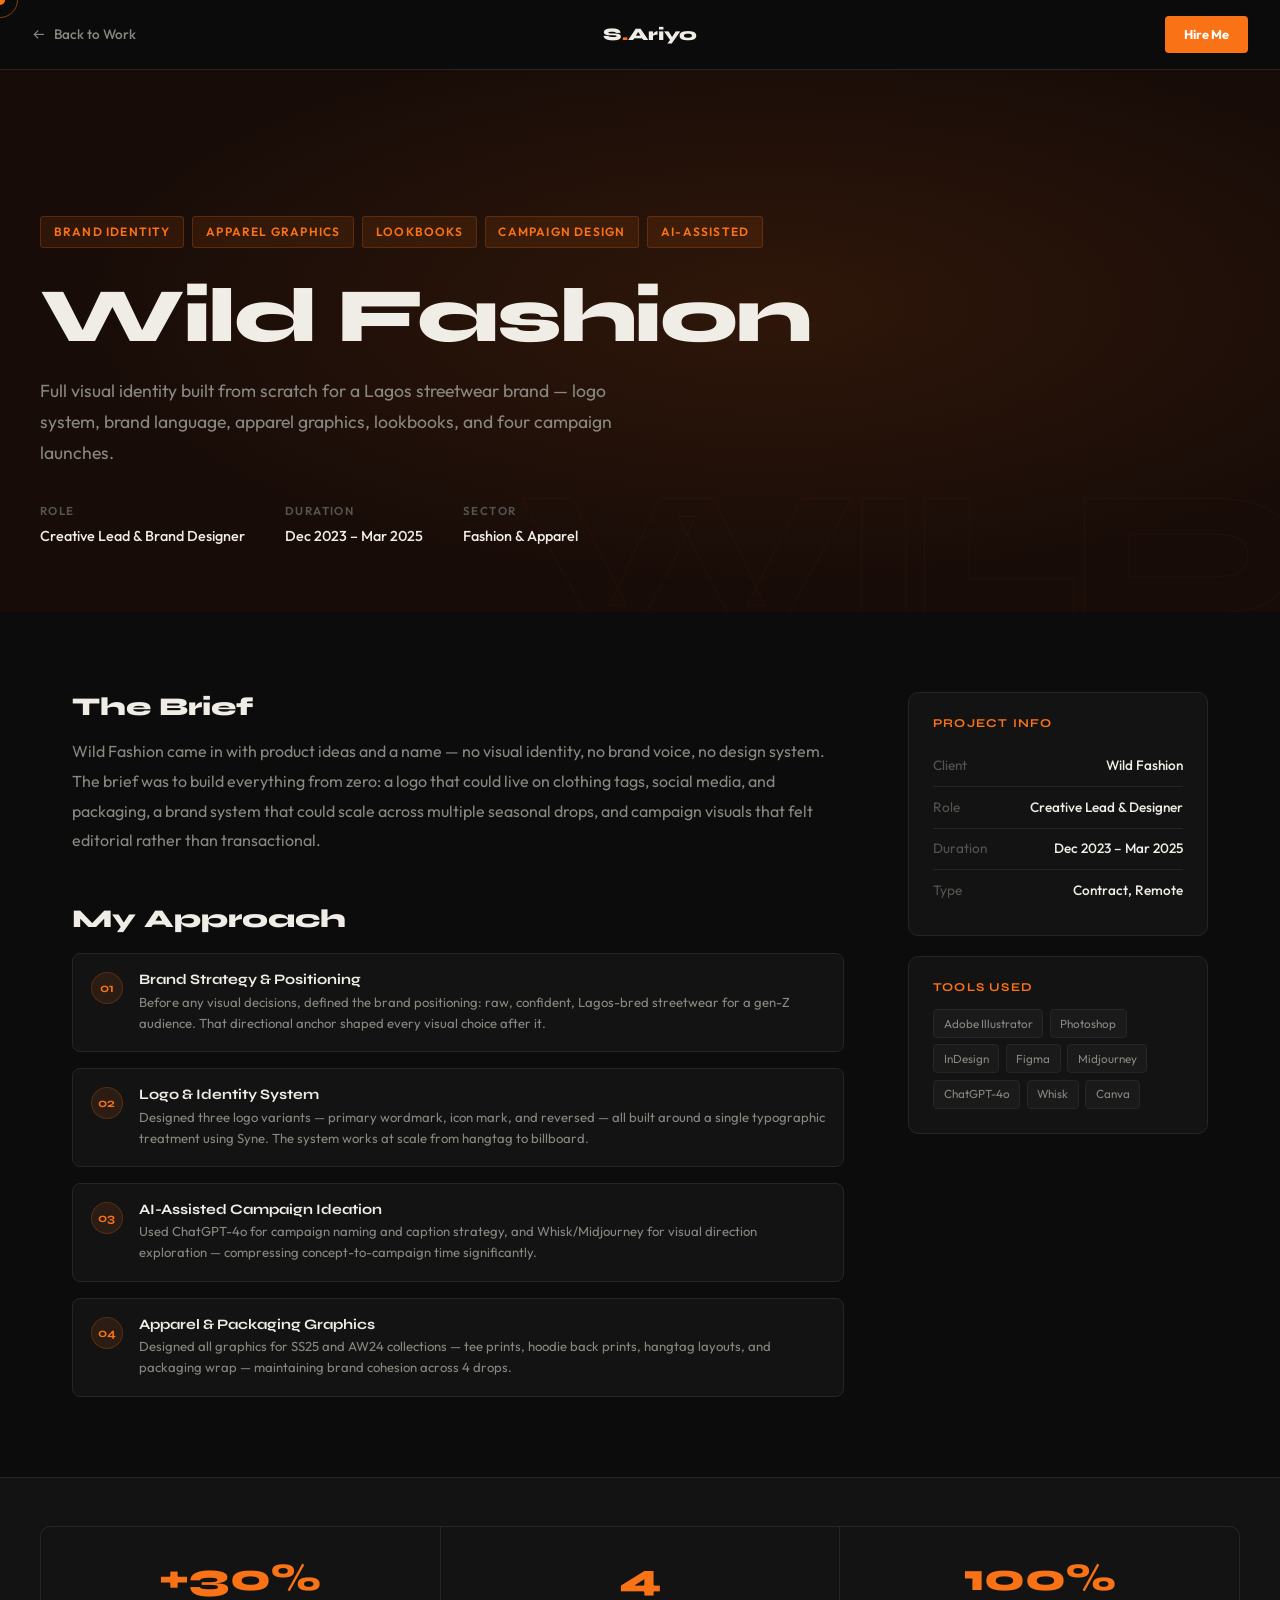
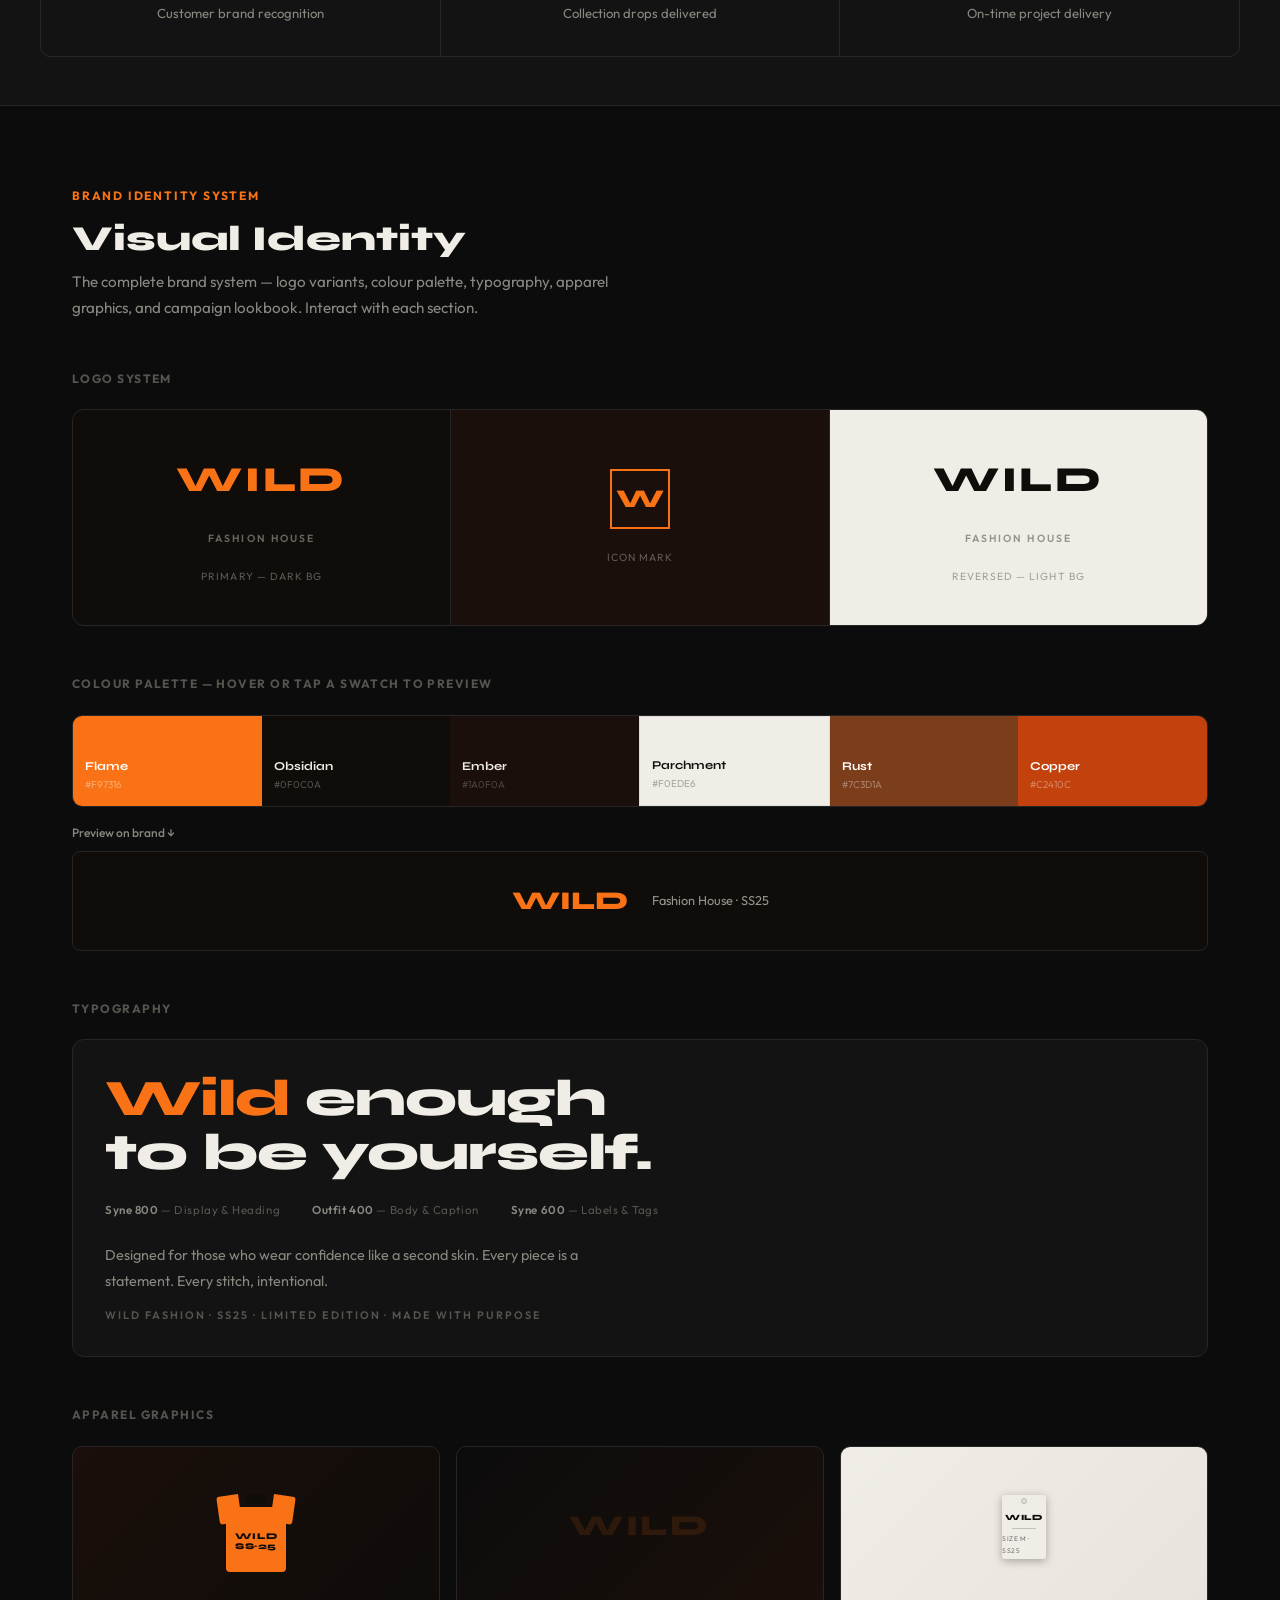
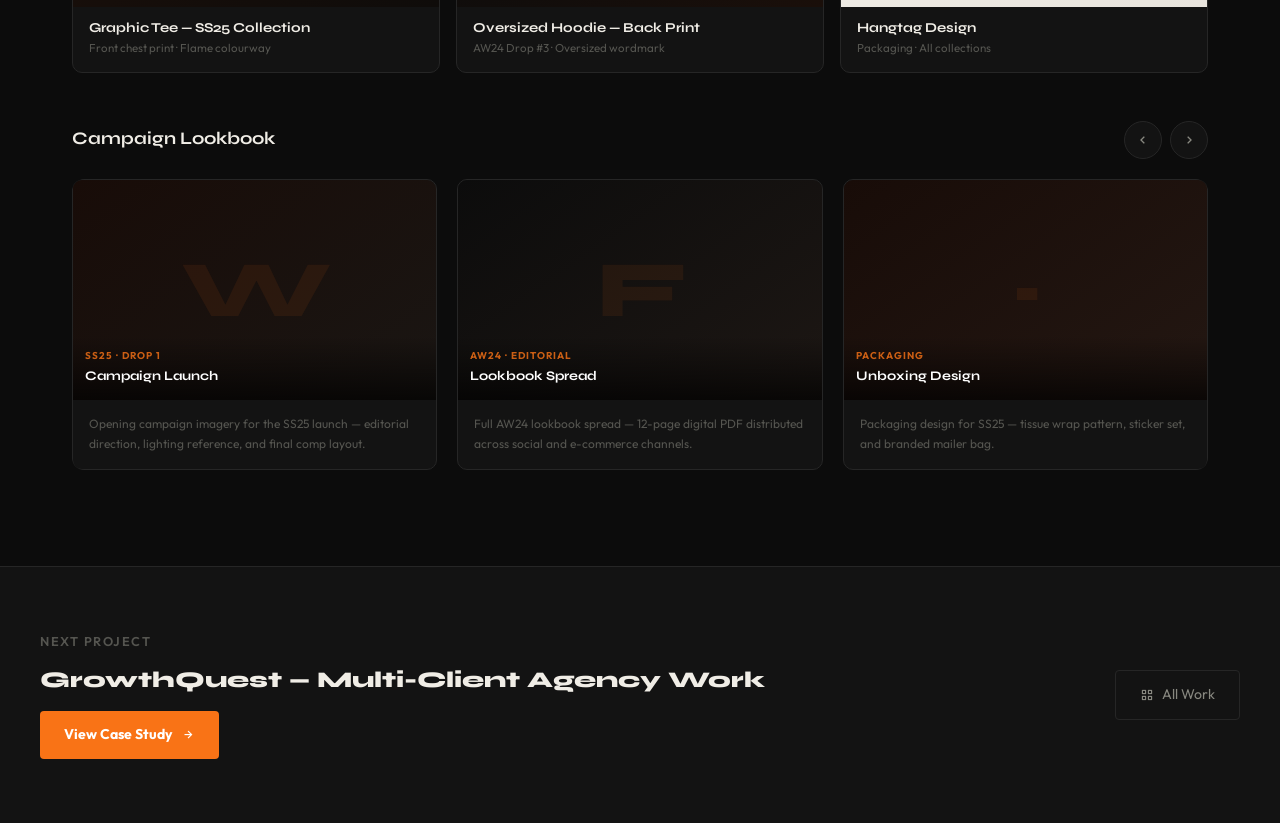
<file: project-wild-fashion.html>
<!doctype html>
<html lang="en">
  <head>
    <meta charset="UTF-8" />
    <meta name="viewport" content="width=device-width, initial-scale=1.0" />
    <title>Wild Fashion — Stephen Ariyo</title>
    <link rel="preconnect" href="https://fonts.googleapis.com" />
    <link rel="preconnect" href="https://fonts.gstatic.com" crossorigin />
    <link
      href="https://fonts.googleapis.com/css2?family=Syne:wght@400;500;600;700;800&family=Outfit:wght@300;400;500;600&display=swap"
      rel="stylesheet"
    />
    <link
      href="https://unpkg.com/boxicons@2.1.4/css/boxicons.min.css"
      rel="stylesheet"
    />
    <style>
      :root {
        --bg: #0c0c0c;
        --bg2: #131313;
        --bg3: #1a1a1a;
        --border: #262626;
        --text: #f0ede6;
        --text2: #888880;
        --text3: #555550;
        --accent: #f97316;
        --accent2: #fb923c;
      }
      *,
      *::before,
      *::after {
        box-sizing: border-box;
        margin: 0;
        padding: 0;
      }
      html {
        scroll-behavior: smooth;
      }
      body {
        background: var(--bg);
        color: var(--text);
        font-family: "Outfit", sans-serif;
        line-height: 1.7;
        overflow-x: hidden;
        cursor: none;
      }
      .cursor {
        position: fixed;
        width: 10px;
        height: 10px;
        background: var(--accent);
        border-radius: 50%;
        pointer-events: none;
        z-index: 9999;
        transform: translate(-50%, -50%);
        transition:
          width 0.2s,
          height 0.2s;
      }
      .cursor-ring {
        position: fixed;
        width: 36px;
        height: 36px;
        border: 1.5px solid var(--accent);
        border-radius: 50%;
        pointer-events: none;
        z-index: 9998;
        transform: translate(-50%, -50%);
        opacity: 0.5;
      }
      ::-webkit-scrollbar {
        width: 4px;
      }
      ::-webkit-scrollbar-track {
        background: var(--bg);
      }
      ::-webkit-scrollbar-thumb {
        background: var(--accent);
        border-radius: 2px;
      }
      h1,
      h2,
      h3,
      h4 {
        font-family: "Syne", sans-serif;
        font-weight: 700;
        line-height: 1.15;
      }
      a {
        text-decoration: none;
        color: inherit;
      }
      .project-nav {
        position: fixed;
        top: 0;
        left: 0;
        right: 0;
        z-index: 1000;
        background: rgba(12, 12, 12, 0.95);
        backdrop-filter: blur(12px);
        border-bottom: 1px solid var(--border);
        height: 70px;
        display: flex;
        align-items: center;
        padding: 0 2rem;
        justify-content: space-between;
      }
      .back-btn {
        display: flex;
        align-items: center;
        gap: 8px;
        color: var(--text2);
        font-size: 0.85rem;
        font-weight: 500;
        transition: color 0.2s;
      }
      .back-btn:hover {
        color: var(--accent);
      }
      .nav-logo {
        font-family: "Syne", sans-serif;
        font-weight: 800;
        font-size: 1.1rem;
      }
      .nav-logo span {
        color: var(--accent);
      }
      .hire-btn {
        background: var(--accent);
        color: #fff;
        font-size: 0.8rem;
        font-weight: 700;
        padding: 0.5rem 1.2rem;
        border-radius: 4px;
        transition: opacity 0.2s;
      }
      .hire-btn:hover {
        opacity: 0.85;
      }
      .project-hero {
        min-height: 68vh;
        display: flex;
        align-items: flex-end;
        padding: 120px 2rem 4rem;
        position: relative;
        overflow: hidden;
      }
      .hero-bg {
        position: absolute;
        inset: 0;
        background: #180c08;
      }
      .hero-bg::before {
        content: "";
        position: absolute;
        inset: 0;
        background: radial-gradient(
          ellipse at 60% 50%,
          rgba(249, 115, 22, 0.1) 0%,
          transparent 65%
        );
      }
      .hero-bg-text {
        position: absolute;
        right: -1rem;
        bottom: -2rem;
        font-family: "Syne", sans-serif;
        font-weight: 800;
        font-size: clamp(6rem, 14vw, 14rem);
        color: transparent;
        -webkit-text-stroke: 1px rgba(249, 115, 22, 0.05);
        pointer-events: none;
        letter-spacing: -0.05em;
        line-height: 1;
        user-select: none;
      }
      .hero-content {
        max-width: 1200px;
        width: 100%;
        margin: 0 auto;
        position: relative;
        z-index: 1;
      }
      .project-tag-row {
        display: flex;
        gap: 0.5rem;
        flex-wrap: wrap;
        margin-bottom: 1.5rem;
      }
      .ptag {
        font-size: 0.75rem;
        font-weight: 600;
        letter-spacing: 0.1em;
        text-transform: uppercase;
        padding: 0.3rem 0.8rem;
        border-radius: 3px;
        background: rgba(249, 115, 22, 0.1);
        color: var(--accent);
        border: 1px solid rgba(249, 115, 22, 0.2);
      }
      .project-hero h1 {
        font-size: clamp(2.5rem, 6vw, 5rem);
        font-weight: 800;
        letter-spacing: -0.03em;
        margin-bottom: 1rem;
      }
      .project-hero .sub {
        color: var(--text2);
        font-size: 1.1rem;
        max-width: 580px;
        line-height: 1.75;
        margin-bottom: 2rem;
      }
      .hero-meta {
        display: flex;
        gap: 2.5rem;
        flex-wrap: wrap;
      }
      .meta-label {
        font-size: 0.72rem;
        text-transform: uppercase;
        letter-spacing: 0.12em;
        color: var(--text3);
        font-weight: 600;
        margin-bottom: 0.2rem;
      }
      .meta-value {
        font-size: 0.9rem;
        color: var(--text);
        font-weight: 500;
      }
      .project-content {
        max-width: 1200px;
        margin: 0 auto;
        padding: 5rem 2rem;
      }
      .content-grid {
        display: grid;
        grid-template-columns: 1fr 300px;
        gap: 4rem;
        align-items: start;
      }
      .content-main h2 {
        font-size: 1.6rem;
        font-weight: 800;
        margin-bottom: 1rem;
        margin-top: 3rem;
      }
      .content-main h2:first-child {
        margin-top: 0;
      }
      .content-main p {
        color: var(--text2);
        line-height: 1.85;
        margin-bottom: 1.2rem;
      }
      .content-sidebar {
        position: sticky;
        top: 90px;
      }
      .sidebar-card {
        background: var(--bg2);
        border: 1px solid var(--border);
        border-radius: 10px;
        padding: 1.5rem;
        margin-bottom: 1.25rem;
      }
      .sidebar-card h3 {
        font-size: 0.75rem;
        font-weight: 700;
        text-transform: uppercase;
        letter-spacing: 0.1em;
        color: var(--accent);
        margin-bottom: 0.9rem;
      }
      .sidebar-item {
        display: flex;
        justify-content: space-between;
        padding: 0.55rem 0;
        border-bottom: 1px solid var(--border);
        font-size: 0.85rem;
      }
      .sidebar-item:last-child {
        border-bottom: none;
      }
      .sidebar-item .k {
        color: var(--text3);
      }
      .sidebar-item .v {
        color: var(--text);
        font-weight: 500;
        text-align: right;
      }
      .tool-list {
        display: flex;
        flex-wrap: wrap;
        gap: 0.4rem;
      }
      .tool-chip {
        background: var(--bg3);
        border: 1px solid var(--border);
        border-radius: 4px;
        padding: 0.22rem 0.6rem;
        font-size: 0.73rem;
        color: var(--text2);
      }
      .process-steps {
        display: flex;
        flex-direction: column;
        gap: 1rem;
        margin-top: 1.25rem;
      }
      .process-step {
        display: flex;
        gap: 1rem;
        align-items: flex-start;
        background: var(--bg2);
        border: 1px solid var(--border);
        border-radius: 8px;
        padding: 1.1rem;
      }
      .step-num {
        width: 32px;
        height: 32px;
        background: rgba(249, 115, 22, 0.1);
        border: 1px solid rgba(249, 115, 22, 0.2);
        border-radius: 50%;
        display: flex;
        align-items: center;
        justify-content: center;
        font-family: "Syne", sans-serif;
        font-size: 0.78rem;
        font-weight: 700;
        color: var(--accent);
        flex-shrink: 0;
      }
      .step-body h4 {
        font-size: 0.9rem;
        font-weight: 700;
        margin-bottom: 0.2rem;
      }
      .step-body p {
        font-size: 0.82rem;
        color: var(--text2);
        line-height: 1.6;
        margin: 0;
      }
      .results-strip {
        background: var(--bg2);
        border-top: 1px solid var(--border);
        border-bottom: 1px solid var(--border);
        padding: 3rem 2rem;
      }
      .results-inner {
        max-width: 1200px;
        margin: 0 auto;
        display: grid;
        grid-template-columns: repeat(3, 1fr);
        gap: 1px;
        background: var(--border);
        border: 1px solid var(--border);
        border-radius: 10px;
        overflow: hidden;
      }
      .rs-item {
        background: var(--bg2);
        padding: 2rem;
        text-align: center;
      }
      .rs-num {
        font-family: "Syne", sans-serif;
        font-size: 2.4rem;
        font-weight: 800;
        color: var(--accent);
        line-height: 1;
        margin-bottom: 0.3rem;
      }
      .rs-label {
        font-size: 0.82rem;
        color: var(--text2);
      }

      /* ── BRAND IDENTITY SHOWCASE ── */
      .brand-showcase {
        max-width: 1200px;
        margin: 0 auto;
        padding: 5rem 2rem;
      }
      .showcase-label {
        font-size: 0.75rem;
        font-weight: 700;
        letter-spacing: 0.15em;
        text-transform: uppercase;
        color: var(--accent);
        margin-bottom: 0.75rem;
        display: block;
      }
      .showcase-title {
        font-size: clamp(1.6rem, 3vw, 2.2rem);
        font-weight: 800;
        margin-bottom: 0.6rem;
      }
      .showcase-sub {
        color: var(--text2);
        font-size: 0.95rem;
        max-width: 540px;
        margin-bottom: 3rem;
      }

      /* LOGO SYSTEM */
      .logo-section-title {
        font-size: 0.75rem;
        font-weight: 700;
        letter-spacing: 0.12em;
        text-transform: uppercase;
        color: var(--text3);
        margin-bottom: 1.25rem;
      }
      .logo-system {
        display: grid;
        grid-template-columns: repeat(3, 1fr);
        gap: 1px;
        background: var(--border);
        border: 1px solid var(--border);
        border-radius: 12px;
        overflow: hidden;
        margin-bottom: 3rem;
      }
      .logo-card {
        padding: 2.5rem 2rem;
        display: flex;
        flex-direction: column;
        align-items: center;
        justify-content: center;
        gap: 1.25rem;
        min-height: 180px;
        transition: filter 0.2s;
      }
      .logo-card.dark {
        background: #0f0c0a;
      }
      .logo-card.mid {
        background: #1a0f0a;
      }
      .logo-card.light {
        background: #f0ede6;
      }
      .wf-logo-primary {
        font-family: "Syne", sans-serif;
        font-weight: 800;
        font-size: 2.2rem;
        letter-spacing: 0.08em;
      }
      .logo-card.dark .wf-logo-primary,
      .logo-card.mid .wf-logo-primary {
        color: #f97316;
      }
      .logo-card.light .wf-logo-primary {
        color: #0f0c0a;
      }
      .wf-logo-sub {
        font-size: 0.65rem;
        font-weight: 600;
        letter-spacing: 0.2em;
        text-transform: uppercase;
      }
      .logo-card.dark .wf-logo-sub,
      .logo-card.mid .wf-logo-sub {
        color: rgba(240, 237, 230, 0.4);
      }
      .logo-card.light .wf-logo-sub {
        color: rgba(15, 12, 10, 0.4);
      }
      .wf-icon-mark {
        width: 60px;
        height: 60px;
        border: 2px solid #f97316;
        display: flex;
        align-items: center;
        justify-content: center;
        font-family: "Syne", sans-serif;
        font-weight: 800;
        font-size: 1.6rem;
        color: #f97316;
      }
      .logo-lbl {
        font-size: 0.65rem;
        letter-spacing: 0.1em;
        text-transform: uppercase;
        opacity: 0.35;
        text-align: center;
      }
      .logo-card.light .logo-lbl {
        color: #111;
      }

      /* COLOUR PALETTE — INTERACTIVE */
      .palette-section {
        margin-bottom: 3rem;
      }
      .palette-row {
        display: flex;
        gap: 0;
        border: 1px solid var(--border);
        border-radius: 10px;
        overflow: hidden;
      }
      .palette-swatch {
        flex: 1;
        min-height: 90px;
        cursor: pointer;
        display: flex;
        flex-direction: column;
        justify-content: flex-end;
        padding: 0.75rem;
        transition: flex 0.3s ease;
      }
      .palette-swatch:hover {
        flex: 2;
      }
      .palette-swatch.expanded {
        flex: 2.5;
      }
      .ps-name {
        font-family: "Syne", sans-serif;
        font-size: 0.75rem;
        font-weight: 700;
      }
      .ps-hex {
        font-size: 0.62rem;
        opacity: 0.6;
      }
      .palette-preview-label {
        font-size: 0.75rem;
        color: var(--text2);
        margin: 1rem 0 0.5rem;
        font-weight: 500;
      }
      .colour-preview {
        border: 1px solid var(--border);
        border-radius: 8px;
        padding: 1.5rem;
        text-align: center;
        transition: background 0.4s;
        display: flex;
        align-items: center;
        justify-content: center;
        gap: 1.5rem;
        min-height: 100px;
      }
      .cp-logo {
        font-family: "Syne", sans-serif;
        font-weight: 800;
        font-size: 1.6rem;
        transition: color 0.4s;
      }
      .cp-text {
        font-size: 0.8rem;
        opacity: 0.6;
        transition: color 0.4s;
      }

      /* TYPOGRAPHY */
      .type-section {
        background: var(--bg2);
        border: 1px solid var(--border);
        border-radius: 12px;
        padding: 2rem;
        margin-bottom: 3rem;
      }
      .type-display-text {
        font-family: "Syne", sans-serif;
        font-weight: 800;
        font-size: clamp(2rem, 4vw, 3.5rem);
        line-height: 1.05;
        margin-bottom: 1.25rem;
        letter-spacing: -0.02em;
      }
      .type-display-text span {
        color: var(--accent);
      }
      .type-meta-row {
        display: flex;
        gap: 2rem;
        flex-wrap: wrap;
        margin-bottom: 1.5rem;
      }
      .type-spec {
        font-size: 0.72rem;
        color: var(--text3);
        letter-spacing: 0.05em;
      }
      .type-spec strong {
        color: var(--text2);
        font-weight: 600;
      }
      .type-body-sample {
        color: var(--text2);
        font-size: 0.9rem;
        line-height: 1.75;
        max-width: 480px;
      }
      .type-tag-sample {
        font-size: 0.68rem;
        font-weight: 600;
        letter-spacing: 0.18em;
        text-transform: uppercase;
        color: var(--text3);
        margin-top: 0.75rem;
      }

      /* LOOKBOOK CAROUSEL */
      .lookbook-section {
        margin-bottom: 1rem;
      }
      .lookbook-nav {
        display: flex;
        align-items: center;
        justify-content: space-between;
        margin-bottom: 1.25rem;
      }
      .lookbook-nav h3 {
        font-size: 1.1rem;
        font-weight: 700;
      }
      .lb-controls {
        display: flex;
        gap: 0.5rem;
      }
      .lb-btn {
        width: 38px;
        height: 38px;
        background: var(--bg2);
        border: 1px solid var(--border);
        border-radius: 50%;
        display: flex;
        align-items: center;
        justify-content: center;
        cursor: pointer;
        color: var(--text2);
        transition: all 0.2s;
        font-size: 1rem;
      }
      .lb-btn:hover {
        border-color: var(--accent);
        color: var(--accent);
      }
      .lookbook-track-wrap {
        overflow: hidden;
        border-radius: 12px;
      }
      .lookbook-track {
        display: flex;
        gap: 1.25rem;
        transition: transform 0.45s cubic-bezier(0.4, 0, 0.2, 1);
      }
      .lb-slide {
        flex-shrink: 0;
        width: calc(33.333% - 0.85rem);
        border-radius: 10px;
        overflow: hidden;
        border: 1px solid var(--border);
        background: var(--bg2);
      }
      .lb-img {
        height: 220px;
        display: flex;
        align-items: center;
        justify-content: center;
        position: relative;
      }
      .lb-img-1 {
        background: linear-gradient(145deg, #180c08, #f9731608);
      }
      .lb-img-2 {
        background: linear-gradient(145deg, #0c0c0c, #7c3d1a18);
      }
      .lb-img-3 {
        background: linear-gradient(145deg, #180c08, #c2410c18);
      }
      .lb-img-4 {
        background: linear-gradient(145deg, #0f0c0a, #f0ede610);
      }
      .lb-img-5 {
        background: linear-gradient(145deg, #180c08, #f9731612);
      }
      .lb-img-6 {
        background: linear-gradient(145deg, #1a0f0a, #f97316 08);
      }
      .lb-glyph {
        font-family: "Syne", sans-serif;
        font-weight: 800;
        font-size: 5rem;
        color: rgba(249, 115, 22, 0.08);
        letter-spacing: -0.05em;
      }
      .lb-overlay {
        position: absolute;
        bottom: 0;
        left: 0;
        right: 0;
        background: linear-gradient(transparent, rgba(0, 0, 0, 0.7));
        padding: 0.75rem;
      }
      .lb-tag {
        font-size: 0.62rem;
        font-weight: 700;
        letter-spacing: 0.1em;
        text-transform: uppercase;
        color: rgba(249, 115, 22, 0.8);
      }
      .lb-caption {
        font-family: "Syne", sans-serif;
        font-size: 0.82rem;
        font-weight: 700;
        color: #fff;
      }
      .lb-desc {
        padding: 0.9rem 1rem;
        font-size: 0.75rem;
        color: var(--text3);
      }

      /* APPAREL STRIP */
      .apparel-strip {
        display: grid;
        grid-template-columns: repeat(3, 1fr);
        gap: 1rem;
        margin-bottom: 3rem;
      }
      .ap-card {
        background: var(--bg2);
        border: 1px solid var(--border);
        border-radius: 10px;
        overflow: hidden;
      }
      .ap-visual {
        height: 160px;
        display: flex;
        align-items: center;
        justify-content: center;
        position: relative;
      }
      .ap-v1 {
        background: linear-gradient(135deg, #1a0f0a, #0f0c0a);
      }
      .ap-v2 {
        background: linear-gradient(135deg, #0c0c0c, #1a0f0a);
      }
      .ap-v3 {
        background: linear-gradient(135deg, #f0ede6, #e8e4dd);
      }
      .ap-tee {
        width: 80px;
        height: 90px;
        position: relative;
      }
      .ap-tee-body {
        width: 60px;
        height: 65px;
        background: #f97316;
        position: absolute;
        bottom: 0;
        left: 10px;
        border-radius: 0 0 4px 4px;
      }
      .ap-tee-sleeve-l {
        width: 22px;
        height: 28px;
        background: #f97316;
        position: absolute;
        top: 12px;
        left: 0;
        border-radius: 3px 0 0 3px;
        transform: rotate(-8deg);
        transform-origin: right top;
      }
      .ap-tee-sleeve-r {
        width: 22px;
        height: 28px;
        background: #f97316;
        position: absolute;
        top: 12px;
        right: 0;
        border-radius: 0 3px 3px 0;
        transform: rotate(8deg);
        transform-origin: left top;
      }
      .ap-tee-collar {
        width: 20px;
        height: 10px;
        background: #0f0c0a;
        border-radius: 0 0 8px 8px;
        position: absolute;
        top: 12px;
        left: 50%;
        transform: translateX(-50%);
      }
      .ap-tee-graphic {
        position: absolute;
        bottom: 20px;
        left: 50%;
        transform: translateX(-50%);
        font-family: "Syne", sans-serif;
        font-weight: 800;
        font-size: 0.55rem;
        color: #0f0c0a;
        text-align: center;
        letter-spacing: 0.06em;
        line-height: 1.2;
        white-space: nowrap;
      }
      .ap-hoodie-text {
        font-family: "Syne", sans-serif;
        font-weight: 800;
        font-size: 1.8rem;
        color: rgba(249, 115, 22, 0.12);
        letter-spacing: 0.1em;
      }
      .ap-hangtag {
        width: 44px;
        height: 64px;
        background: #f0ede6;
        border-radius: 3px 3px 3px 3px;
        display: flex;
        flex-direction: column;
        align-items: center;
        justify-content: center;
        gap: 4px;
        box-shadow: 0 2px 8px rgba(0, 0, 0, 0.3);
      }
      .ap-hangtag-brand {
        font-family: "Syne", sans-serif;
        font-weight: 800;
        font-size: 0.5rem;
        color: #0f0c0a;
        letter-spacing: 0.05em;
      }
      .ap-hangtag-line {
        width: 24px;
        height: 1px;
        background: #0f0c0a;
        opacity: 0.2;
      }
      .ap-hangtag-size {
        font-size: 0.42rem;
        color: #777;
        letter-spacing: 0.08em;
      }
      .ap-hole {
        width: 6px;
        height: 6px;
        border-radius: 50%;
        background: #ddd;
        border: 1px solid #bbb;
        margin-bottom: 3px;
      }
      .ap-info {
        padding: 0.85rem 1rem;
      }
      .ap-info h4 {
        font-size: 0.85rem;
        font-weight: 700;
        margin-bottom: 0.15rem;
      }
      .ap-info p {
        font-size: 0.72rem;
        color: var(--text3);
      }

      /* NEXT */
      .next-project {
        background: var(--bg2);
        border-top: 1px solid var(--border);
        padding: 4rem 2rem;
      }
      .next-inner {
        max-width: 1200px;
        margin: 0 auto;
        display: flex;
        justify-content: space-between;
        align-items: center;
        gap: 2rem;
        flex-wrap: wrap;
      }
      .next-label {
        font-size: 0.8rem;
        text-transform: uppercase;
        letter-spacing: 0.12em;
        color: var(--text3);
        font-weight: 600;
        margin-bottom: 0.5rem;
      }
      .next-title {
        font-family: "Syne", sans-serif;
        font-size: 1.4rem;
        font-weight: 800;
        margin-bottom: 0.75rem;
      }
      .next-btn {
        display: inline-flex;
        align-items: center;
        gap: 8px;
        background: var(--accent);
        color: #fff;
        font-weight: 700;
        font-size: 0.88rem;
        padding: 0.75rem 1.5rem;
        border-radius: 4px;
        transition: opacity 0.2s;
      }
      .next-btn:hover {
        opacity: 0.85;
      }
      .all-work-btn {
        display: inline-flex;
        align-items: center;
        gap: 8px;
        color: var(--text2);
        font-size: 0.88rem;
        padding: 0.75rem 1.5rem;
        border-radius: 4px;
        border: 1px solid var(--border);
        transition: all 0.2s;
      }
      .all-work-btn:hover {
        border-color: var(--text2);
        color: var(--text);
      }
      .fade-up {
        opacity: 0;
        transform: translateY(24px);
        transition:
          opacity 0.6s ease,
          transform 0.6s ease;
      }
      .fade-up.visible {
        opacity: 1;
        transform: none;
      }
      @media (max-width: 900px) {
        .content-grid {
          grid-template-columns: 1fr;
        }
        .content-sidebar {
          position: static;
        }
        .results-inner {
          grid-template-columns: 1fr 1fr;
        }
        .logo-system {
          grid-template-columns: 1fr;
        }
        .lb-slide {
          width: calc(50% - 0.625rem);
        }
        .apparel-strip {
          grid-template-columns: 1fr 1fr;
        }
      }
      @media (max-width: 600px) {
        .results-inner {
          grid-template-columns: 1fr 1fr;
        }
        .lb-slide {
          width: calc(100% - 0px);
        }
        .palette-row {
          flex-wrap: wrap;
        }
        .palette-swatch {
          min-width: 30%;
        }
        .apparel-strip {
          grid-template-columns: 1fr;
        }
        .next-inner {
          flex-direction: column;
          align-items: flex-start;
        }
      }
    </style>
  </head>
  <body>
    <div class="cursor" id="cursor"></div>
    <div class="cursor-ring" id="cursor-ring"></div>
    <nav class="project-nav">
      <a href="index.html#portfolio" class="back-btn"
        ><i class="bx bx-arrow-back"></i> Back to Work</a
      >
      <a href="index.html" class="nav-logo">S<span>.</span>Ariyo</a>
      <a href="index.html#contact" class="hire-btn">Hire Me</a>
    </nav>
    <div class="project-hero">
      <div class="hero-bg"></div>
      <div class="hero-bg-text">WILD</div>
      <div class="hero-content">
        <div class="project-tag-row">
          <span class="ptag">Brand Identity</span
          ><span class="ptag">Apparel Graphics</span
          ><span class="ptag">Lookbooks</span
          ><span class="ptag">Campaign Design</span
          ><span class="ptag">AI-Assisted</span>
        </div>
        <h1>Wild Fashion</h1>
        <p class="sub">
          Full visual identity built from scratch for a Lagos streetwear brand —
          logo system, brand language, apparel graphics, lookbooks, and four
          campaign launches.
        </p>
        <div class="hero-meta">
          <div>
            <div class="meta-label">Role</div>
            <div class="meta-value">Creative Lead & Brand Designer</div>
          </div>
          <div>
            <div class="meta-label">Duration</div>
            <div class="meta-value">Dec 2023 – Mar 2025</div>
          </div>
          <div>
            <div class="meta-label">Sector</div>
            <div class="meta-value">Fashion & Apparel</div>
          </div>
        </div>
      </div>
    </div>

    <div class="project-content">
      <div class="content-grid">
        <div class="content-main fade-up">
          <h2>The Brief</h2>
          <p>
            Wild Fashion came in with product ideas and a name — no visual
            identity, no brand voice, no design system. The brief was to build
            everything from zero: a logo that could live on clothing tags,
            social media, and packaging, a brand system that could scale across
            multiple seasonal drops, and campaign visuals that felt editorial
            rather than transactional.
          </p>
          <h2>My Approach</h2>
          <div class="process-steps">
            <div class="process-step">
              <div class="step-num">01</div>
              <div class="step-body">
                <h4>Brand Strategy & Positioning</h4>
                <p>
                  Before any visual decisions, defined the brand positioning:
                  raw, confident, Lagos-bred streetwear for a gen-Z audience.
                  That directional anchor shaped every visual choice after it.
                </p>
              </div>
            </div>
            <div class="process-step">
              <div class="step-num">02</div>
              <div class="step-body">
                <h4>Logo & Identity System</h4>
                <p>
                  Designed three logo variants — primary wordmark, icon mark,
                  and reversed — all built around a single typographic treatment
                  using Syne. The system works at scale from hangtag to
                  billboard.
                </p>
              </div>
            </div>
            <div class="process-step">
              <div class="step-num">03</div>
              <div class="step-body">
                <h4>AI-Assisted Campaign Ideation</h4>
                <p>
                  Used ChatGPT-4o for campaign naming and caption strategy, and
                  Whisk/Midjourney for visual direction exploration —
                  compressing concept-to-campaign time significantly.
                </p>
              </div>
            </div>
            <div class="process-step">
              <div class="step-num">04</div>
              <div class="step-body">
                <h4>Apparel & Packaging Graphics</h4>
                <p>
                  Designed all graphics for SS25 and AW24 collections — tee
                  prints, hoodie back prints, hangtag layouts, and packaging
                  wrap — maintaining brand cohesion across 4 drops.
                </p>
              </div>
            </div>
          </div>
        </div>
        <div class="content-sidebar">
          <div class="sidebar-card">
            <h3>Project Info</h3>
            <div class="sidebar-item">
              <span class="k">Client</span><span class="v">Wild Fashion</span>
            </div>
            <div class="sidebar-item">
              <span class="k">Role</span
              ><span class="v">Creative Lead & Designer</span>
            </div>
            <div class="sidebar-item">
              <span class="k">Duration</span
              ><span class="v">Dec 2023 – Mar 2025</span>
            </div>
            <div class="sidebar-item">
              <span class="k">Type</span><span class="v">Contract, Remote</span>
            </div>
          </div>
          <div class="sidebar-card">
            <h3>Tools Used</h3>
            <div class="tool-list">
              <span class="tool-chip">Adobe Illustrator</span
              ><span class="tool-chip">Photoshop</span
              ><span class="tool-chip">InDesign</span
              ><span class="tool-chip">Figma</span
              ><span class="tool-chip">Midjourney</span
              ><span class="tool-chip">ChatGPT-4o</span
              ><span class="tool-chip">Whisk</span
              ><span class="tool-chip">Canva</span>
            </div>
          </div>
        </div>
      </div>
    </div>

    <div class="results-strip">
      <div class="results-inner">
        <div class="rs-item">
          <div class="rs-num">+30%</div>
          <div class="rs-label">Customer brand recognition</div>
        </div>
        <div class="rs-item">
          <div class="rs-num">4</div>
          <div class="rs-label">Collection drops delivered</div>
        </div>
        <div class="rs-item">
          <div class="rs-num">100%</div>
          <div class="rs-label">On-time project delivery</div>
        </div>
      </div>
    </div>

    <!-- BRAND IDENTITY SHOWCASE -->
    <div class="brand-showcase fade-up">
      <span class="showcase-label">Brand Identity System</span>
      <h2 class="showcase-title">Visual Identity</h2>
      <p class="showcase-sub">
        The complete brand system — logo variants, colour palette, typography,
        apparel graphics, and campaign lookbook. Interact with each section.
      </p>

      <!-- LOGO -->
      <div class="logo-section-title">Logo System</div>
      <div class="logo-system">
        <div class="logo-card dark">
          <div class="wf-logo-primary">WILD</div>
          <div class="wf-logo-sub">Fashion House</div>
          <div class="logo-lbl">Primary — Dark BG</div>
        </div>
        <div class="logo-card mid">
          <div class="wf-icon-mark">W</div>
          <div class="logo-lbl">Icon Mark</div>
        </div>
        <div class="logo-card light">
          <div class="wf-logo-primary">WILD</div>
          <div class="wf-logo-sub">Fashion House</div>
          <div class="logo-lbl">Reversed — Light BG</div>
        </div>
      </div>

      <!-- COLOUR PALETTE -->
      <div class="palette-section">
        <div class="logo-section-title">
          Colour Palette — hover or tap a swatch to preview
        </div>
        <div class="palette-row" id="palette">
          <div
            class="palette-swatch"
            style="background: #f97316"
            data-bg="#f97316"
            data-text="#fff"
            data-name="Flame"
          >
            <div class="ps-name" style="color: #fff">Flame</div>
            <div class="ps-hex" style="color: rgba(255, 255, 255, 0.65)">
              #F97316
            </div>
          </div>
          <div
            class="palette-swatch"
            style="background: #0f0c0a"
            data-bg="#0f0c0a"
            data-text="#f0ede6"
            data-name="Obsidian"
          >
            <div class="ps-name" style="color: #f0ede6">Obsidian</div>
            <div class="ps-hex" style="color: rgba(240, 237, 230, 0.5)">
              #0F0C0A
            </div>
          </div>
          <div
            class="palette-swatch"
            style="background: #1a0f0a"
            data-bg="#1a0f0a"
            data-text="#f0ede6"
            data-name="Ember"
          >
            <div class="ps-name" style="color: #f0ede6">Ember</div>
            <div class="ps-hex" style="color: rgba(240, 237, 230, 0.4)">
              #1A0F0A
            </div>
          </div>
          <div
            class="palette-swatch"
            style="background: #f0ede6; border: 1px solid #ddd"
            data-bg="#f0ede6"
            data-text="#111"
            data-name="Parchment"
          >
            <div class="ps-name" style="color: #111">Parchment</div>
            <div class="ps-hex" style="color: #777">#F0EDE6</div>
          </div>
          <div
            class="palette-swatch"
            style="background: #7c3d1a"
            data-bg="#7c3d1a"
            data-text="#fff"
            data-name="Rust"
          >
            <div class="ps-name" style="color: #fff">Rust</div>
            <div class="ps-hex" style="color: rgba(255, 255, 255, 0.6)">
              #7C3D1A
            </div>
          </div>
          <div
            class="palette-swatch"
            style="background: #c2410c"
            data-bg="#c2410c"
            data-text="#fff"
            data-name="Copper"
          >
            <div class="ps-name" style="color: #fff">Copper</div>
            <div class="ps-hex" style="color: rgba(255, 255, 255, 0.6)">
              #C2410C
            </div>
          </div>
        </div>
        <p class="palette-preview-label">Preview on brand ↓</p>
        <div
          class="colour-preview"
          id="colour-preview"
          style="background: #0f0c0a"
        >
          <div class="cp-logo" id="cp-logo" style="color: #f97316">WILD</div>
          <div class="cp-text" id="cp-text" style="color: #f0ede6">
            Fashion House · SS25
          </div>
        </div>
      </div>

      <!-- TYPOGRAPHY -->
      <div class="logo-section-title">Typography</div>
      <div class="type-section">
        <div class="type-display-text">
          <span>Wild</span> enough<br />to be yourself.
        </div>
        <div class="type-meta-row">
          <div class="type-spec">
            <strong>Syne 800</strong> — Display & Heading
          </div>
          <div class="type-spec">
            <strong>Outfit 400</strong> — Body & Caption
          </div>
          <div class="type-spec"><strong>Syne 600</strong> — Labels & Tags</div>
        </div>
        <div class="type-body-sample">
          Designed for those who wear confidence like a second skin. Every piece
          is a statement. Every stitch, intentional.
        </div>
        <div class="type-tag-sample">
          WILD FASHION · SS25 · LIMITED EDITION · MADE WITH PURPOSE
        </div>
      </div>

      <!-- APPAREL MOCKUPS -->
      <div class="logo-section-title">Apparel Graphics</div>
      <div class="apparel-strip">
        <div class="ap-card">
          <div class="ap-visual ap-v1">
            <div class="ap-tee">
              <div class="ap-tee-sleeve-l"></div>
              <div class="ap-tee-sleeve-r"></div>
              <div class="ap-tee-body"></div>
              <div class="ap-tee-collar"></div>
              <div class="ap-tee-graphic">WILD<br />SS·25</div>
            </div>
          </div>
          <div class="ap-info">
            <h4>Graphic Tee — SS25 Collection</h4>
            <p>Front chest print · Flame colourway</p>
          </div>
        </div>
        <div class="ap-card">
          <div class="ap-visual ap-v2">
            <div class="ap-hoodie-text">WILD</div>
          </div>
          <div class="ap-info">
            <h4>Oversized Hoodie — Back Print</h4>
            <p>AW24 Drop #3 · Oversized wordmark</p>
          </div>
        </div>
        <div class="ap-card">
          <div class="ap-visual ap-v3">
            <div class="ap-hangtag">
              <div class="ap-hole"></div>
              <div class="ap-hangtag-brand">WILD</div>
              <div class="ap-hangtag-line"></div>
              <div class="ap-hangtag-size">SIZE M · SS25</div>
            </div>
          </div>
          <div class="ap-info">
            <h4>Hangtag Design</h4>
            <p>Packaging · All collections</p>
          </div>
        </div>
      </div>

      <!-- LOOKBOOK CAROUSEL -->
      <div class="lookbook-section">
        <div class="lookbook-nav">
          <h3>Campaign Lookbook</h3>
          <div class="lb-controls">
            <button class="lb-btn" id="lb-prev">
              <i class="bx bx-chevron-left"></i>
            </button>
            <button class="lb-btn" id="lb-next">
              <i class="bx bx-chevron-right"></i>
            </button>
          </div>
        </div>
        <div class="lookbook-track-wrap">
          <div class="lookbook-track" id="lb-track">
            <div class="lb-slide">
              <div class="lb-img lb-img-1">
                <div class="lb-glyph">W</div>
                <div class="lb-overlay">
                  <div class="lb-tag">SS25 · Drop 1</div>
                  <div class="lb-caption">Campaign Launch</div>
                </div>
              </div>
              <div class="lb-desc">
                Opening campaign imagery for the SS25 launch — editorial
                direction, lighting reference, and final comp layout.
              </div>
            </div>
            <div class="lb-slide">
              <div class="lb-img lb-img-2">
                <div class="lb-glyph">F</div>
                <div class="lb-overlay">
                  <div class="lb-tag">AW24 · Editorial</div>
                  <div class="lb-caption">Lookbook Spread</div>
                </div>
              </div>
              <div class="lb-desc">
                Full AW24 lookbook spread — 12-page digital PDF distributed
                across social and e-commerce channels.
              </div>
            </div>
            <div class="lb-slide">
              <div class="lb-img lb-img-3">
                <div class="lb-glyph">·</div>
                <div class="lb-overlay">
                  <div class="lb-tag">Packaging</div>
                  <div class="lb-caption">Unboxing Design</div>
                </div>
              </div>
              <div class="lb-desc">
                Packaging design for SS25 — tissue wrap pattern, sticker set,
                and branded mailer bag.
              </div>
            </div>
            <div class="lb-slide">
              <div class="lb-img lb-img-4">
                <div class="lb-glyph">W</div>
                <div class="lb-overlay">
                  <div class="lb-tag">Drop #4 · Campaign</div>
                  <div class="lb-caption">Social Campaign</div>
                </div>
              </div>
              <div class="lb-desc">
                Social media campaign for Drop #4 — feed grid layout, story
                templates, and reel cover frames.
              </div>
            </div>
            <div class="lb-slide">
              <div class="lb-img lb-img-5">
                <div class="lb-glyph">F</div>
                <div class="lb-overlay">
                  <div class="lb-tag">Brand Launch</div>
                  <div class="lb-caption">Identity Reveal</div>
                </div>
              </div>
              <div class="lb-desc">
                Brand identity reveal post — animated logo reveal sequence
                designed for Instagram Stories.
              </div>
            </div>
            <div class="lb-slide">
              <div class="lb-img lb-img-6">
                <div class="lb-glyph">H</div>
                <div class="lb-overlay">
                  <div class="lb-tag">Hoodie Drop · AW24</div>
                  <div class="lb-caption">Product Campaign</div>
                </div>
              </div>
              <div class="lb-desc">
                Hero campaign visuals for the AW24 hoodie drop — dark editorial
                style with product placement direction.
              </div>
            </div>
          </div>
        </div>
      </div>
    </div>

    <div class="next-project">
      <div class="next-inner">
        <div>
          <div class="next-label">Next Project</div>
          <div class="next-title">GrowthQuest — Multi-Client Agency Work</div>
          <a href="project-growthquest.html" class="next-btn"
            >View Case Study <i class="bx bx-right-arrow-alt"></i
          ></a>
        </div>
        <a href="index.html#portfolio" class="all-work-btn"
          ><i class="bx bx-grid-alt"></i> All Work</a
        >
      </div>
    </div>
    <script>
      const cursor = document.getElementById("cursor"),
        ring = document.getElementById("cursor-ring");
      let mx = 0,
        my = 0,
        rx = 0,
        ry = 0;
      document.addEventListener("mousemove", (e) => {
        mx = e.clientX;
        my = e.clientY;
        cursor.style.left = mx + "px";
        cursor.style.top = my + "px";
      });
      (function a() {
        rx += (mx - rx) * 0.12;
        ry += (my - ry) * 0.12;
        ring.style.left = rx + "px";
        ring.style.top = ry + "px";
        requestAnimationFrame(a);
      })();

      // Colour palette preview
      document.querySelectorAll(".palette-swatch").forEach((sw) => {
        sw.addEventListener("mouseenter", () => {
          const bg = sw.dataset.bg,
            text = sw.dataset.text,
            name = sw.dataset.name;
          document.getElementById("colour-preview").style.background = bg;
          document.getElementById("cp-logo").style.color =
            name === "Flame"
              ? "#0f0c0a"
              : name === "Parchment"
                ? "#f97316"
                : "#f97316";
          document.getElementById("cp-text").style.color = text;
        });
      });

      // Lookbook carousel
      const track = document.getElementById("lb-track");
      const slides = track.querySelectorAll(".lb-slide");
      let idx = 0;
      function slidesPerView() {
        return window.innerWidth < 600 ? 1 : window.innerWidth < 900 ? 2 : 3;
      }
      function updateCarousel() {
        const spv = slidesPerView();
        const slideW = 100 / spv;
        slides.forEach(
          (s) =>
            (s.style.width = `calc(${slideW}% - ${((spv - 1) * 1.25) / spv}rem)`),
        );
        const maxIdx = Math.max(0, slides.length - spv);
        idx = Math.min(idx, maxIdx);
        const offset = idx * (100 / spv + 1.25 / spv);
        track.style.transform = `translateX(calc(-${offset}%))`;
      }
      document.getElementById("lb-next").addEventListener("click", () => {
        const spv = slidesPerView();
        if (idx < slides.length - spv) {
          idx++;
          updateCarousel();
        }
      });
      document.getElementById("lb-prev").addEventListener("click", () => {
        if (idx > 0) {
          idx--;
          updateCarousel();
        }
      });
      window.addEventListener("resize", () => updateCarousel());
      updateCarousel();

      // Fade
      const obs = new IntersectionObserver(
        (entries) =>
          entries.forEach((e) => {
            if (e.isIntersecting) e.target.classList.add("visible");
          }),
        { threshold: 0.1 },
      );
      document.querySelectorAll(".fade-up").forEach((el) => obs.observe(el));
    </script>
  </body>
</html>
</file>
